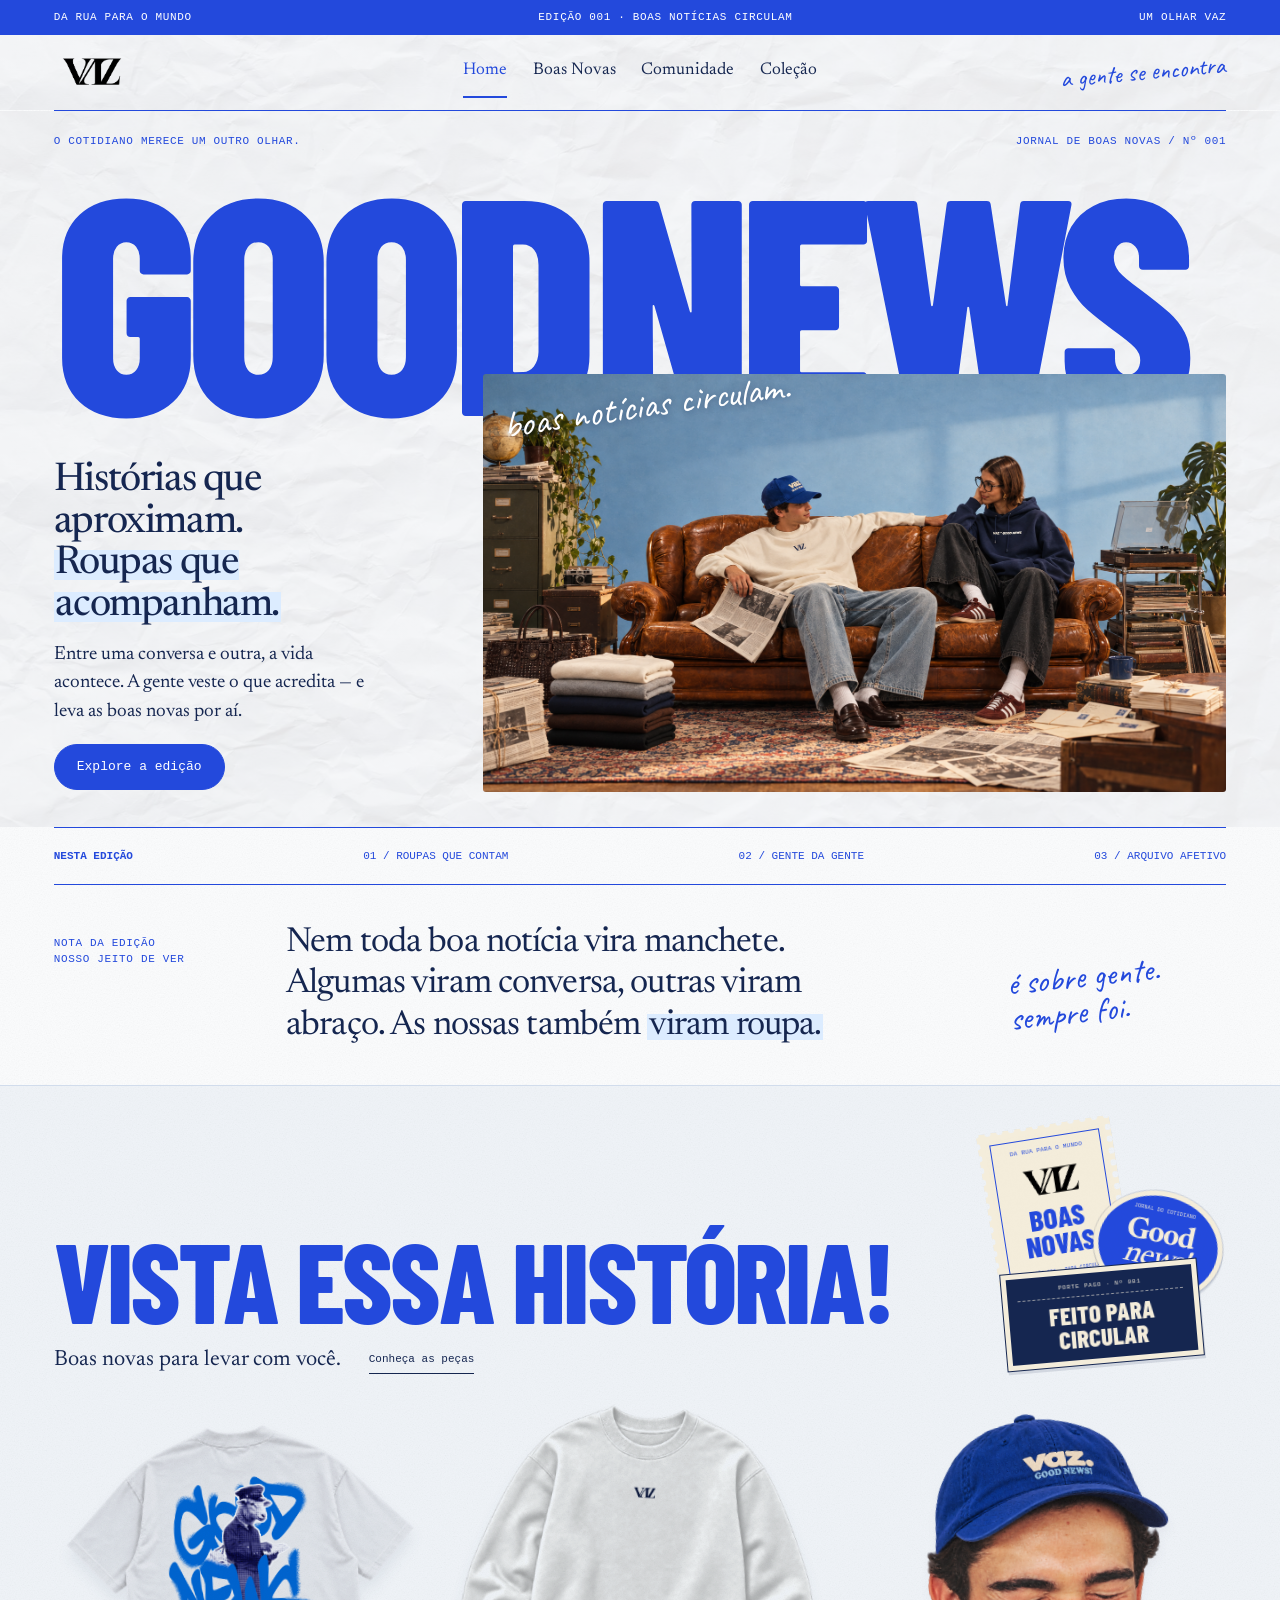
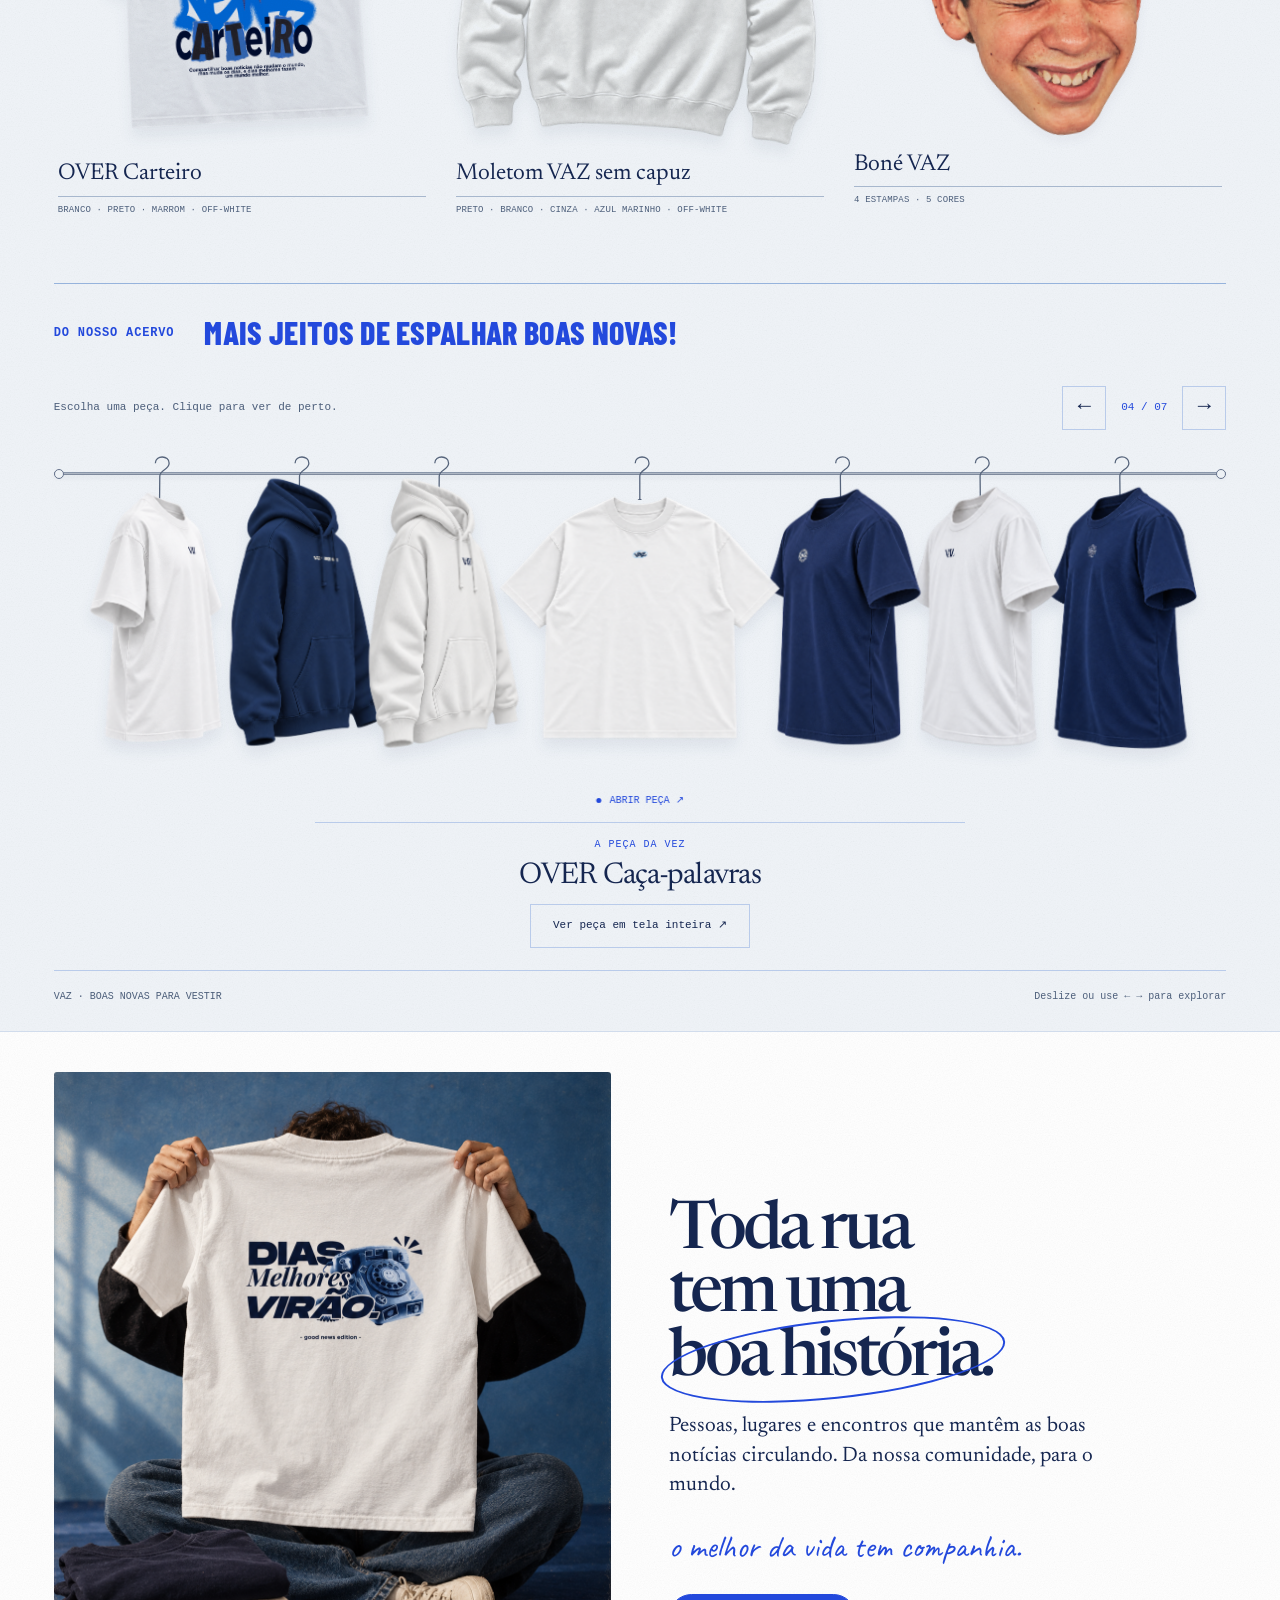
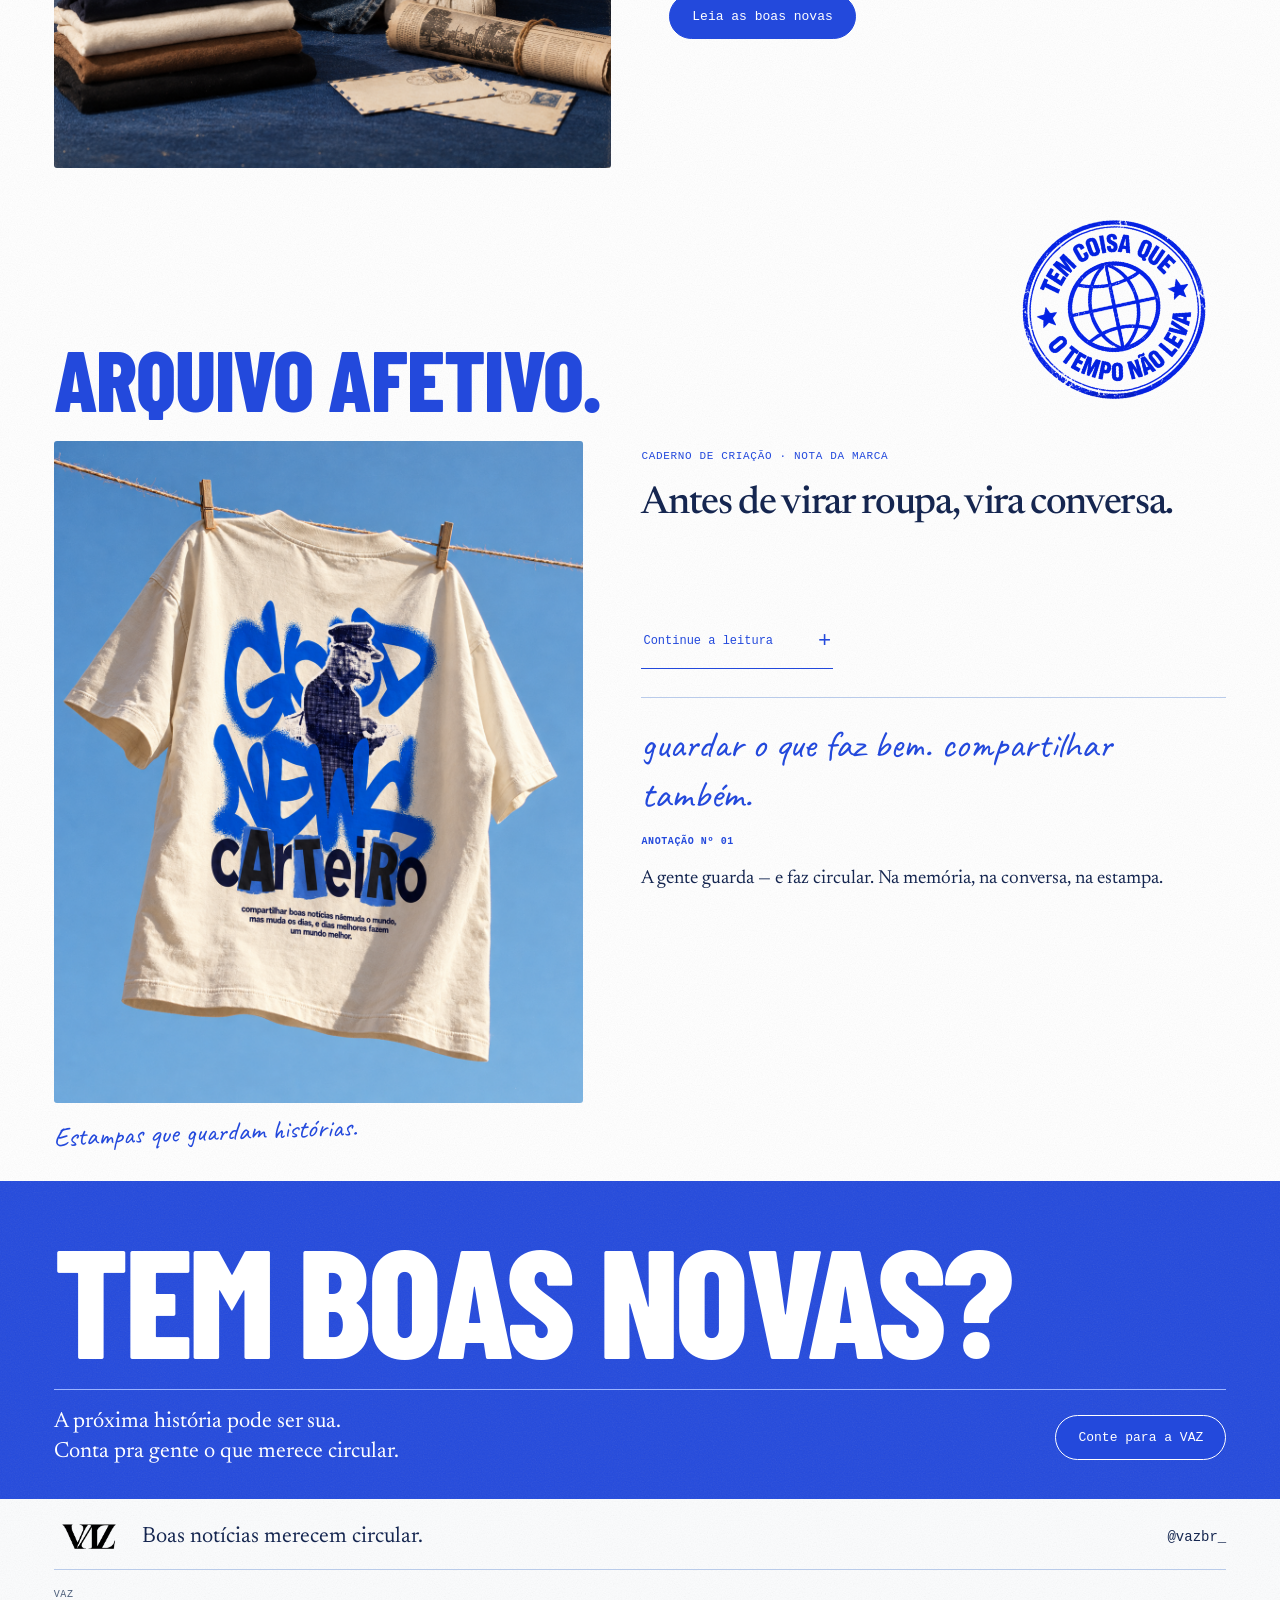
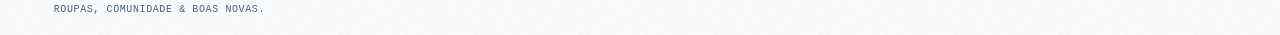
<file: index.html>
<!doctype html>
<html lang="pt-BR">
<head>
  <meta charset="utf-8">
  <meta name="viewport" content="width=device-width, initial-scale=1">
  <meta http-equiv="refresh" content="0; url=home.html">
  <title>VAZ — Good News</title>
  <script>window.location.replace('home.html' + window.location.search + window.location.hash);</script>
</head>
<body>
  <p><a href="home.html">Abrir a nova Home da VAZ</a></p>
</body>
</html>
</file>
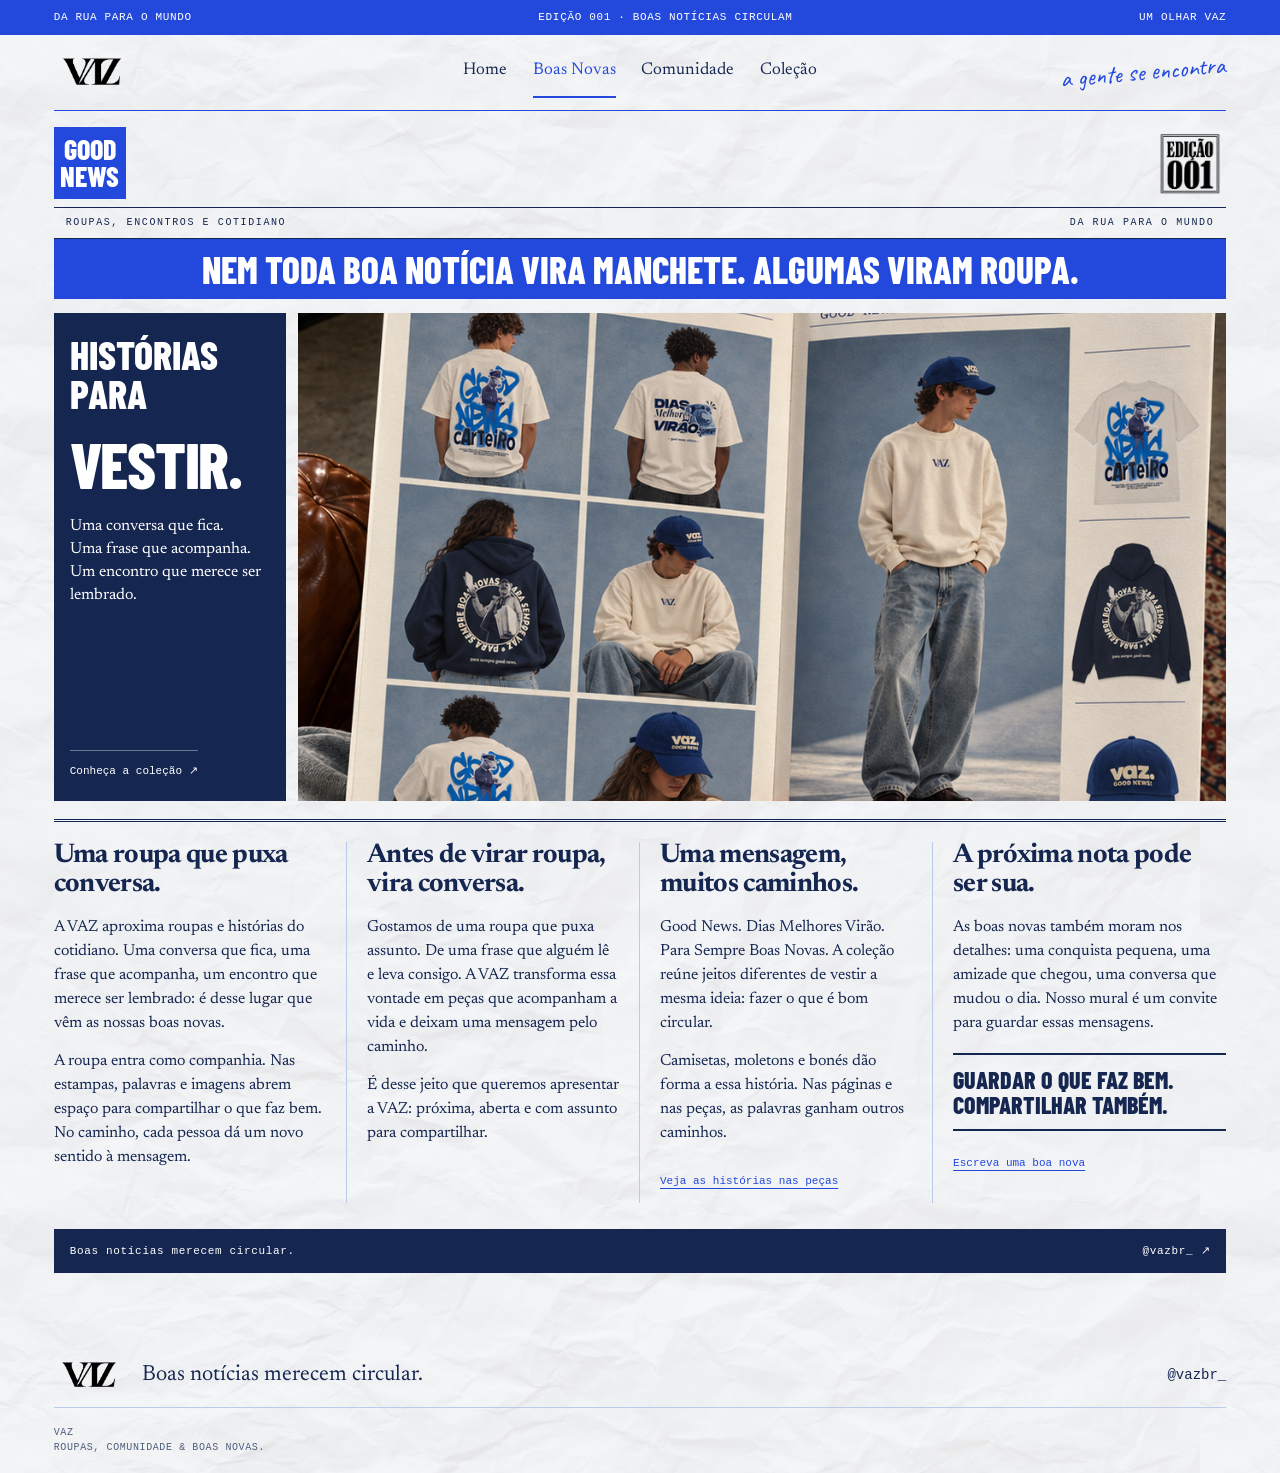
<file: boas-novas.html>
<!doctype html><html lang="pt-BR"><head><meta charset="utf-8"><meta name="viewport" content="width=device-width,initial-scale=1"><meta name="theme-color" content="#2349dc"><title>Boas Novas · VAZ</title><meta name="description" content="O jornal da VAZ: histórias, roupas e um jeito de fazer o que é bom circular."><link rel="stylesheet" href="editorial.css"><link rel="stylesheet" href="pages.css"><script src="pages.js" defer></script><link rel="stylesheet" href="assets/mobile.css?v=1"><link rel="stylesheet" href="assets/header.css?v=1"><link rel="stylesheet" href="assets/boas-novas.css?v=1"><link rel="stylesheet" href="assets/mobile-navigation.css?v=1"><script src="assets/mobile-navigation.js?v=1" defer></script></head><body class="news-page"><a class="skip-link" href="#principal">Pular para o conteúdo</a><div class="edition"><span>Da rua para o mundo</span><span>EDIÇÃO 001 · BOAS NOTÍCIAS CIRCULAM</span><span>UM OLHAR VAZ</span></div>
<header id="inicio">
  <a class="brand" href="home.html" aria-label="VAZ, início"><img src="assets/marca/logo.png" alt="VAZ" width="135" height="54"></a>
  <span class="brand-descriptor">ROUPAS, ENCONTROS <br>E OUTRAS BOAS NOVAS.</span>
  <nav class="page-nav" aria-label="Navegação principal"><a href="home.html">Home</a><a href="boas-novas.html" aria-current="page">Boas Novas</a><a href="comunidade.html">Comunidade</a><a href="colecao.html">Coleção</a></nav>
  <a class="header-note" href="https://www.instagram.com/vazbr_/" target="_blank" rel="noopener noreferrer">a gente se encontra</a>
</header><main id="principal" class="news-edition" tabindex="-1">
  <div class="news-masthead">
    <a class="news-mark" href="colecao.html" aria-label="Conheça a coleção VAZ"><strong>GOOD<br>NEWS</strong></a>
    <img class="news-edition-image" src="assets/marca/jornal-edicao-001.png" alt="Edição 001">
  </div>
  <div class="news-dateline"><span>Roupas, encontros e cotidiano</span><span>Da rua para o mundo</span></div>
  <h1 class="news-banner">Nem toda boa notícia vira manchete. Algumas viram roupa.</h1>
  <div class="news-cover">
    <aside class="news-cover-note">
      <p>Histórias<br>para</p>
      <strong>VESTIR.</strong>
      <span>Uma conversa que fica.<br>Uma frase que acompanha.<br>Um encontro que merece ser lembrado.</span>
      <a href="colecao.html">Conheça a coleção <span aria-hidden="true">↗</span></a>
    </aside>
    <figure><img src="assets/fotos/vaz-lookbook-boas-novas-v2.png" width="1086" height="1448" alt="Lookbook VAZ aberto no colo, com camisetas Carteiro e Dias Melhores Virão, moletom Good News e boné azul bordado, em páginas de papel creme" fetchpriority="high"></figure>
  </div>
  <div class="news-columns">
    <article>
      <h2>Uma roupa que puxa conversa.</h2>
      <p>A VAZ aproxima roupas e histórias do cotidiano. Uma conversa que fica, uma frase que acompanha, um encontro que merece ser lembrado: é desse lugar que vêm as nossas boas novas.</p>
      <p>A roupa entra como companhia. Nas estampas, palavras e imagens abrem espaço para compartilhar o que faz bem. No caminho, cada pessoa dá um novo sentido à mensagem.</p>
    </article>
    <article>
      <h2>Antes de virar roupa, vira conversa.</h2>
      <p>Gostamos de uma roupa que puxa assunto. De uma frase que alguém lê e leva consigo. A VAZ transforma essa vontade em peças que acompanham a vida e deixam uma mensagem pelo caminho.</p>
      <p>É desse jeito que queremos apresentar a VAZ: próxima, aberta e com assunto para compartilhar.</p>
    </article>
    <article>
      <h2>Uma mensagem, muitos caminhos.</h2>
      <p>Good News. Dias Melhores Virão. Para Sempre Boas Novas. A coleção reúne jeitos diferentes de vestir a mesma ideia: fazer o que é bom circular.</p>
      <p>Camisetas, moletons e bonés dão forma a essa história. Nas páginas e nas peças, as palavras ganham outros caminhos.</p>
      <a href="colecao.html">Veja as histórias nas peças</a>
    </article>
    <article>
      <h2>A próxima nota pode ser sua.</h2>
      <p>As boas novas também moram nos detalhes: uma conquista pequena, uma amizade que chegou, uma conversa que mudou o dia. Nosso mural é um convite para guardar essas mensagens.</p>
      <blockquote>Guardar o que faz bem. Compartilhar também.</blockquote>
      <a href="comunidade.html">Escreva uma boa nova</a>
    </article>
  </div>
  <a class="news-closing" href="https://www.instagram.com/vazbr_/" target="_blank" rel="noopener noreferrer">Boas notícias merecem circular. <span>@vazbr_ ↗</span></a>
</main><footer>
  <a href="home.html" class="brand" aria-label="VAZ, voltar ao início"><img src="assets/marca/logo.png" alt="VAZ" width="135" height="54"></a>
  <p>Boas notícias merecem circular.</p>
  <a href="https://www.instagram.com/vazbr_/" target="_blank" rel="noopener noreferrer">@vazbr_</a>
  <div class="footer-bottom"><span>VAZ <br>ROUPAS, COMUNIDADE & BOAS NOVAS.</span></div>
</footer></body></html>
</file>
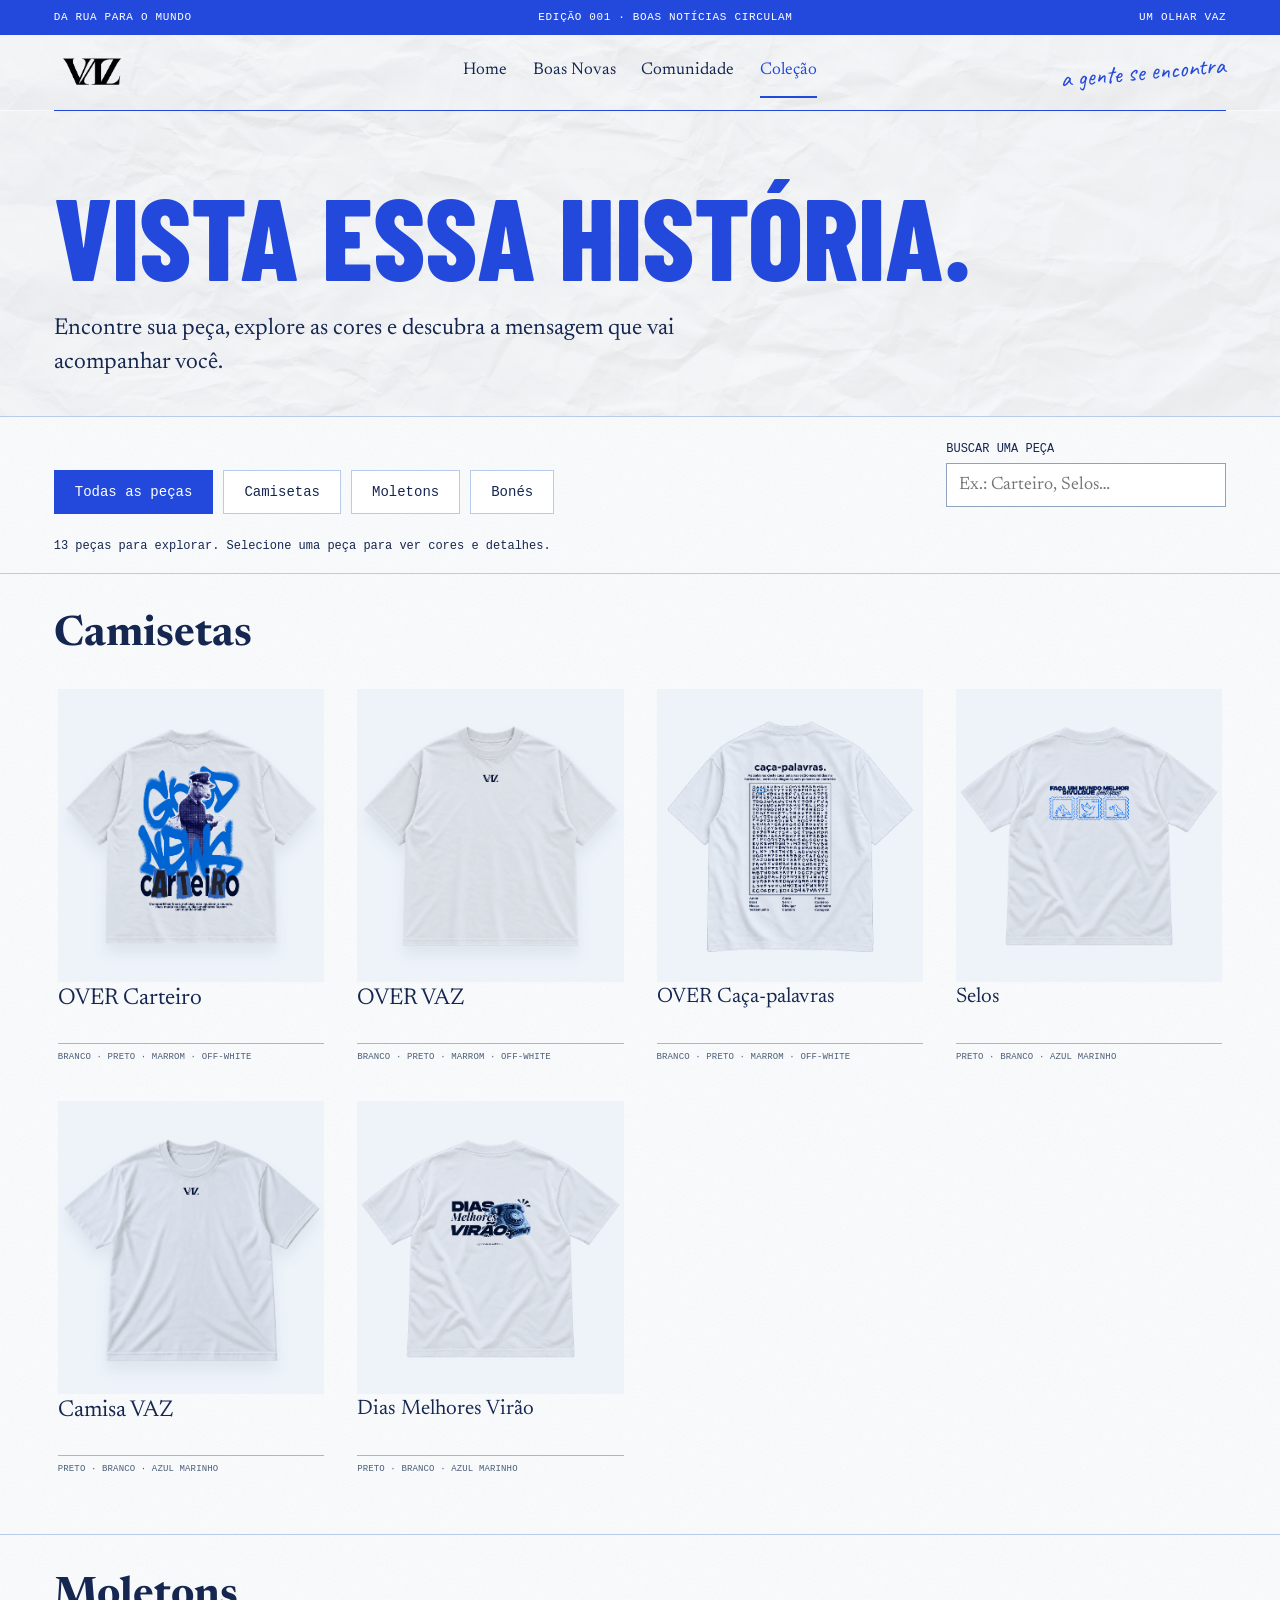
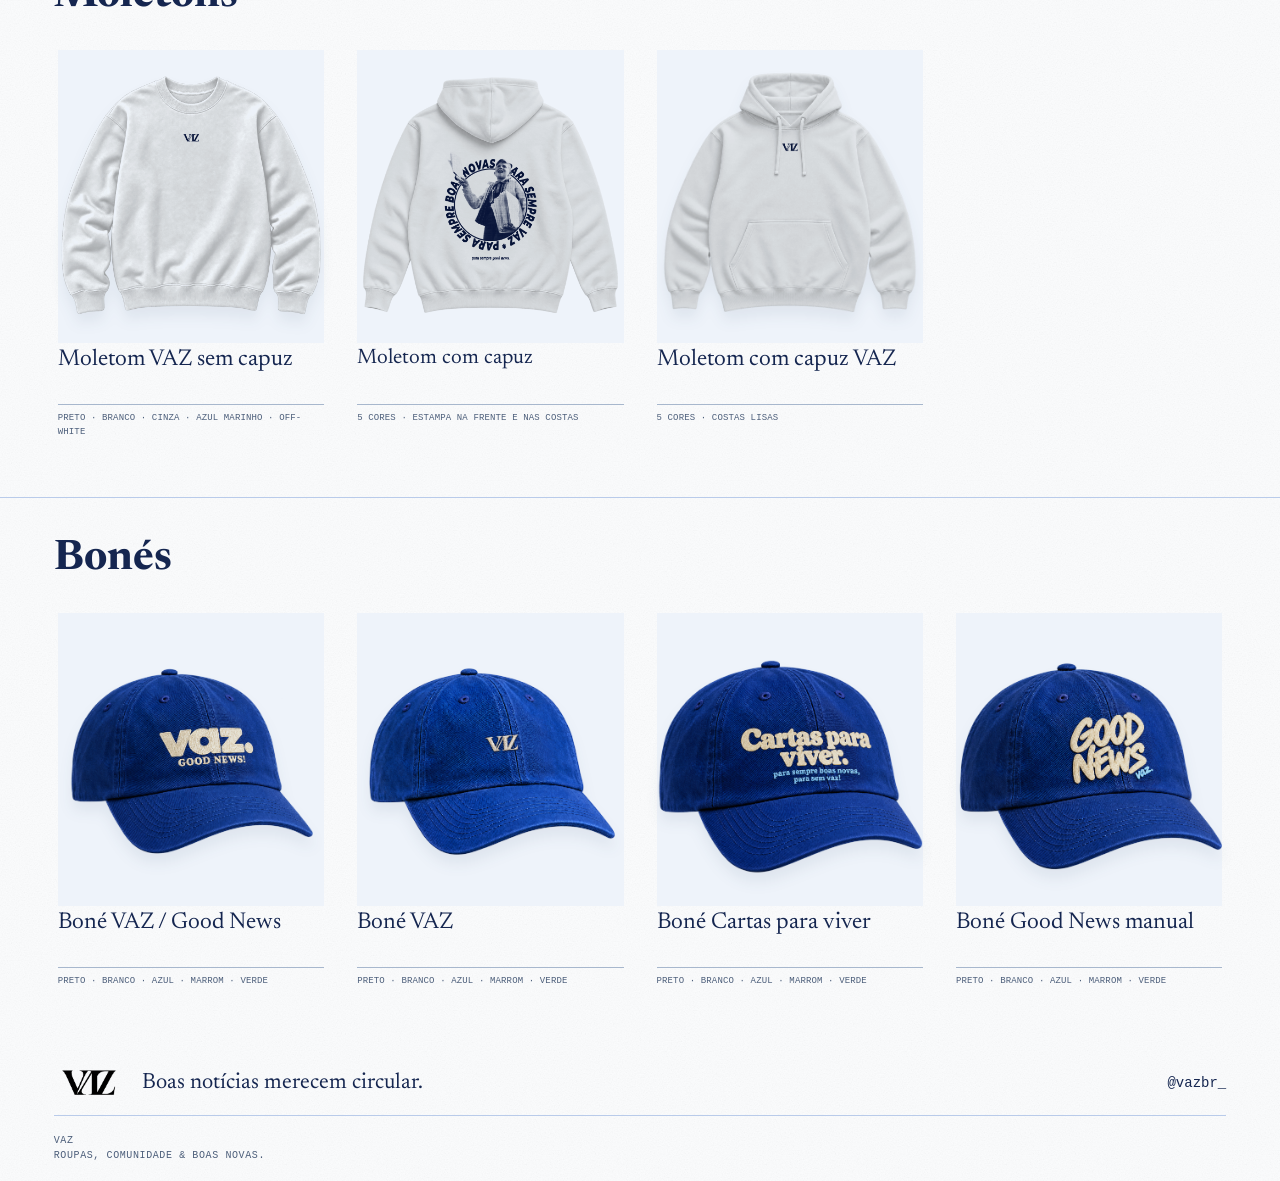
<file: colecao.html>
<!doctype html><html lang="pt-BR"><head><meta charset="utf-8"><meta name="viewport" content="width=device-width,initial-scale=1"><meta name="theme-color" content="#2349dc"><title>Coleção · VAZ</title><meta name="description" content="Explore camisetas, moletons e bonés VAZ por categoria, estampa e cor."><link rel="stylesheet" href="editorial.css"><link rel="stylesheet" href="pages.css"><script src="pages.js" defer></script><script src="moletons.js?v=logo-vaz-novos-1" defer></script><script src="logo-products.js?v=bone-bordado-2" defer></script><script src="montink-produtos.js" defer></script><script src="editorial.js?v=6" defer></script><link rel="stylesheet" href="assets/product-zoom.css?v=4"><script src="assets/product-zoom.js?v=5" defer></script><link rel="stylesheet" href="assets/product-focus.css?v=5"><link rel="stylesheet" href="assets/mobile.css?v=1"><link rel="stylesheet" href="assets/header.css?v=1"><link rel="stylesheet" href="assets/mobile-navigation.css?v=1"><script src="assets/mobile-navigation.js?v=1" defer></script></head><body><a class="skip-link" href="#principal">Pular para o conteúdo</a><div class="edition"><span>Da rua para o mundo</span><span>EDIÇÃO 001 · BOAS NOTÍCIAS CIRCULAM</span><span>UM OLHAR VAZ</span></div>
<header id="inicio">
  <a class="brand" href="home.html" aria-label="VAZ, início"><img src="assets/marca/logo.png" alt="VAZ" width="135" height="54"></a>
  <span class="brand-descriptor">ROUPAS, ENCONTROS <br>E OUTRAS BOAS NOVAS.</span>
  <nav class="page-nav" aria-label="Navegação principal"><a href="home.html">Home</a><a href="boas-novas.html">Boas Novas</a><a href="comunidade.html">Comunidade</a><a href="colecao.html" aria-current="page">Coleção</a></nav>
  <a class="header-note" href="https://www.instagram.com/vazbr_/" target="_blank" rel="noopener noreferrer">a gente se encontra</a>
</header><main id="principal" tabindex="-1"><section class="page-intro"><h1>Vista essa história.</h1><p>Encontre sua peça, explore as cores e descubra a mensagem que vai acompanhar você.</p></section><div class="catalog-tools"><div class="category-filters" role="group" aria-label="Filtrar por categoria"><button data-category="todos" aria-pressed="true">Todas as peças</button><button data-category="camisetas" aria-pressed="false">Camisetas</button><button data-category="moletons" aria-pressed="false">Moletons</button><button data-category="bones" aria-pressed="false">Bonés</button></div><label class="catalog-search" for="catalog-search">BUSCAR UMA PEÇA<input id="catalog-search" type="search" placeholder="Ex.: Carteiro, Selos…"></label></div><p class="catalog-status" id="catalog-status" role="status"></p><section class="catalog-group" data-group="camisetas" aria-labelledby="camisetas-title"><h2 id="camisetas-title">Camisetas</h2><div class="products"><button class="product reveal" data-product="camisa"><span class="product-image"><img src="Camisas/Mockups/carteiro/carteiro-branco-verso.png" alt="OVER Carteiro branca, vista das costas" loading="lazy"></span><span class="product-title">OVER Carteiro</span><span class="product-meta">BRANCO · PRETO · MARROM · OFF-WHITE</span></button><button type="button" class="product reveal" data-product="overVaz"><span class="product-image"><img src="Camisas/Mockups/logo-over/logo-over-branco-frente.png?v=logo-vaz-novos-1" alt="OVER VAZ, logo pequena e centralizada na frente" loading="lazy"></span><span class="product-title">OVER VAZ</span><span class="product-meta">BRANCO · PRETO · MARROM · OFF-WHITE</span></button><button class="product acervo-product reveal" data-product="caca"><span class="product-image"><img src="Camisas/Mockups/caca-palavras/caca-palavras-branco-verso.png" alt="OVER Caça-palavras branca, vista das costas" loading="lazy"></span><span class="product-title">OVER Caça-palavras</span><span class="product-meta">BRANCO · PRETO · MARROM · OFF-WHITE</span></button><button class="product acervo-product reveal" data-product="selos"><span class="product-image"><img src="Camisas/Mockups/selos/selos-branco-verso.png" alt="Camisa Selos branca, vista das costas" loading="lazy"></span><span class="product-title">Selos</span><span class="product-meta">PRETO · BRANCO · AZUL MARINHO</span></button><button type="button" class="product reveal" data-product="camisaVaz"><span class="product-image"><img src="Camisas/Mockups/logo-normal/logo-normal-branco-frente.png?v=logo-vaz-novos-1" alt="Camisa VAZ, logo pequena e centralizada na frente" loading="lazy"></span><span class="product-title">Camisa VAZ</span><span class="product-meta">PRETO · BRANCO · AZUL MARINHO</span></button><button class="product acervo-product reveal" data-product="virao"><span class="product-image"><img src="Camisas/Mockups/virao/virao-branco-verso.png" alt="Camisa Dias Melhores Virão branca, vista das costas" loading="lazy"></span><span class="product-title">Dias Melhores Virão</span><span class="product-meta">PRETO · BRANCO · AZUL MARINHO</span></button></div></section><section class="catalog-group" data-group="moletons" aria-labelledby="moletons-title"><h2 id="moletons-title">Moletons</h2><div class="products"><button class="product reveal" data-product="moletom"><span class="product-image"><img src="Moletons/Mockups/sem-capuz/sem-capuz-azul-marinho-frente.png?v=capuz-good-news-7" alt="Moletom sem capuz azul-marinho com a logo principal VAZ clara" loading="lazy"></span><span class="product-title">Moletom VAZ sem capuz</span><span class="product-meta">PRETO · BRANCO · CINZA · AZUL MARINHO · OFF-WHITE</span></button><button class="product acervo-product reveal" data-product="moletomCapuz"><span class="product-image"><img src="Moletons/Mockups/capuz/capuz-off-white-frente.png?v=capuz-good-news-7" alt="Moletom com capuz off-white com VAZ * BOAS NOVAS na frente" loading="lazy"></span><span class="product-title">Moletom com capuz</span><span class="product-meta">5 CORES · ESTAMPA NA FRENTE E NAS COSTAS</span></button><button type="button" class="product reveal" data-product="capuzVaz"><span class="product-image"><img src="Moletons/Mockups/capuz-logo/capuz-logo-off-white-frente.png?v=logo-vaz-novos-1" alt="Moletom com capuz VAZ, logo pequena e centralizada na frente" loading="lazy"></span><span class="product-title">Moletom com capuz VAZ</span><span class="product-meta">5 CORES · COSTAS LISAS</span></button></div></section><section class="catalog-group" data-group="bones" aria-labelledby="bones-title"><h2 id="bones-title">Bonés</h2><div class="products"><button type="button" class="product cap-product" data-product="bone" data-cap-design="0" aria-label="Ver Boné VAZ / Good News"><span class="product-image"><img src="Bonés/Mockups/sem-fundo/azul-01-vaz-good-news.png" alt="Boné azul com estampa VAZ / Good News, sem fundo" loading="lazy" width="1233" height="1276"></span><span class="product-title">Boné VAZ / Good News</span><span class="product-meta">PRETO · BRANCO · AZUL · MARROM · VERDE</span></button><button type="button" class="product reveal cap-product" data-product="bone" data-cap-design="3"><span class="product-image"><img src="Bonés/Mockups/sem-fundo/azul-00-logo-vaz.png?v=bordado-2" alt="Boné VAZ, logo pequena e centralizada na frente" loading="lazy"></span><span class="product-title">Boné VAZ</span><span class="product-meta">PRETO · BRANCO · AZUL · MARROM · VERDE</span></button><button type="button" class="product cap-product" data-product="bone" data-cap-design="1" aria-label="Ver Boné Cartas para viver"><span class="product-image"><img src="Bonés/Mockups/sem-fundo/azul-02-cartas-para-viver.png" alt="Boné azul com estampa Cartas para viver, sem fundo" loading="lazy" width="1233" height="1276"></span><span class="product-title">Boné Cartas para viver</span><span class="product-meta">PRETO · BRANCO · AZUL · MARROM · VERDE</span></button><button type="button" class="product cap-product" data-product="bone" data-cap-design="2" aria-label="Ver Boné Good News manual"><span class="product-image"><img src="Bonés/Mockups/sem-fundo/azul-03-good-news-manual.png" alt="Boné azul com estampa Good News manual, sem fundo" loading="lazy" width="1233" height="1276"></span><span class="product-title">Boné Good News manual</span><span class="product-meta">PRETO · BRANCO · AZUL · MARROM · VERDE</span></button></div></section></main><footer>
  <a href="home.html" class="brand" aria-label="VAZ, voltar ao início"><img src="assets/marca/logo.png" alt="VAZ" width="135" height="54"></a>
  <p>Boas notícias merecem circular.</p>
  <a href="https://www.instagram.com/vazbr_/" target="_blank" rel="noopener noreferrer">@vazbr_</a>
  <div class="footer-bottom"><span>VAZ <br>ROUPAS, COMUNIDADE & BOAS NOVAS.</span></div>
</footer><dialog id="product-dialog" aria-labelledby="modal-title"><button class="close" aria-label="Fechar visualização">✕</button><div class="modal-grid"><div class="modal-image"><img id="modal-image" src="Camisas/Arquivo/Mockups/carteiro/carteiro-branca.png" alt=""></div><div class="modal-copy"><p class="eyebrow">VAZ — EM CIRCULAÇÃO</p><h2 id="modal-title"></h2><p id="modal-description"></p><fieldset><legend>Cor <span id="selected-color"></span></legend><div id="variants"></div></fieldset><fieldset id="shirt-side-field" hidden><legend>Vista</legend><div id="shirt-sides"><button type="button" data-side="frente" aria-pressed="false">Frente</button><button type="button" data-side="verso" aria-pressed="true">Verso</button></div></fieldset><fieldset id="cap-design-field" hidden><legend>Estampa</legend><div id="cap-designs"></div></fieldset><p class="variant-status" id="variant-status" aria-live="polite"></p><div class="modal-actions"><a class="button dark" href="https://www.instagram.com/vazbr_/" target="_blank" rel="noopener noreferrer">Converse com a VAZ</a></div></div></div></dialog></body></html>
</file>
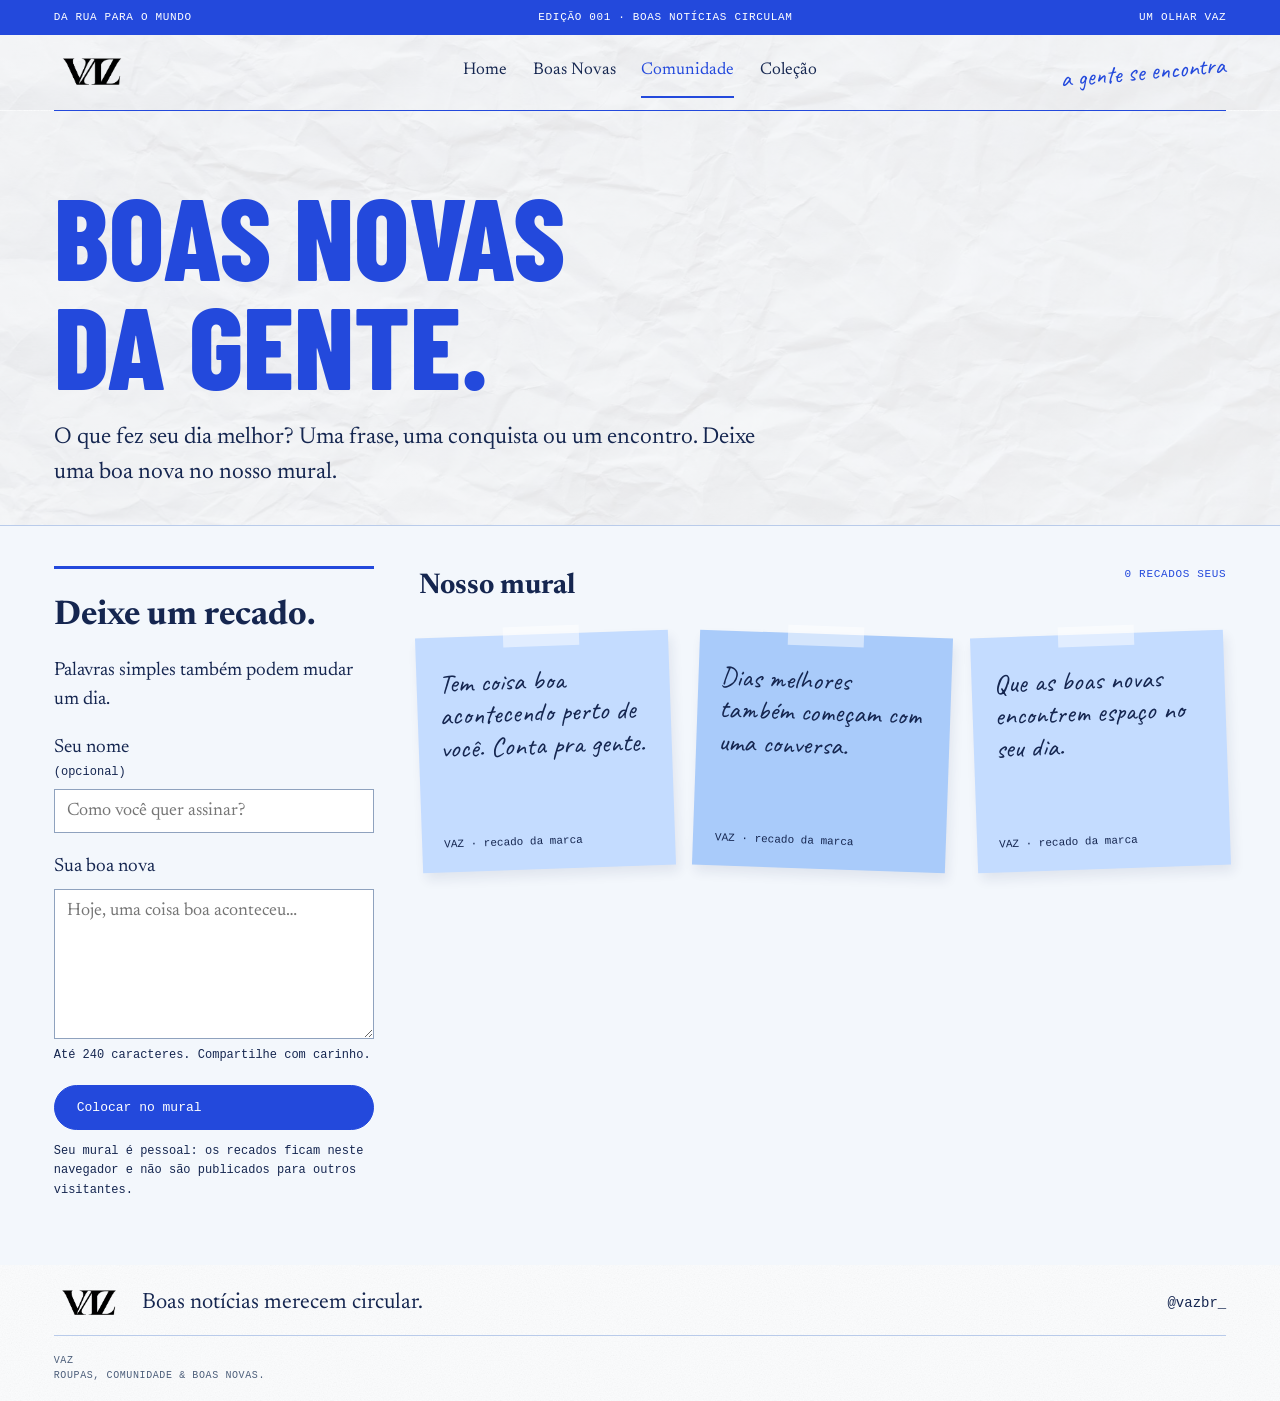
<file: comunidade.html>
<!doctype html><html lang="pt-BR"><head><meta charset="utf-8"><meta name="viewport" content="width=device-width,initial-scale=1"><meta name="theme-color" content="#2349dc"><title>Comunidade · VAZ</title><meta name="description" content="Um mural de post-its azuis para escrever e guardar suas boas novas."><link rel="stylesheet" href="editorial.css"><link rel="stylesheet" href="pages.css"><script src="pages.js" defer></script><link rel="stylesheet" href="assets/mobile.css?v=1"><link rel="stylesheet" href="assets/header.css?v=1"><link rel="stylesheet" href="assets/mobile-navigation.css?v=1"><script src="assets/mobile-navigation.js?v=1" defer></script></head><body><a class="skip-link" href="#principal">Pular para o conteúdo</a><div class="edition"><span>Da rua para o mundo</span><span>EDIÇÃO 001 · BOAS NOTÍCIAS CIRCULAM</span><span>UM OLHAR VAZ</span></div>
<header id="inicio">
  <a class="brand" href="home.html" aria-label="VAZ, início"><img src="assets/marca/logo.png" alt="VAZ" width="135" height="54"></a>
  <span class="brand-descriptor">ROUPAS, ENCONTROS <br>E OUTRAS BOAS NOVAS.</span>
  <nav class="page-nav" aria-label="Navegação principal"><a href="home.html">Home</a><a href="boas-novas.html">Boas Novas</a><a href="comunidade.html" aria-current="page">Comunidade</a><a href="colecao.html">Coleção</a></nav>
  <a class="header-note" href="https://www.instagram.com/vazbr_/" target="_blank" rel="noopener noreferrer">a gente se encontra</a>
</header><main id="principal" tabindex="-1"><section class="page-intro"><h1>Boas novas<br>da gente.</h1><p>O que fez seu dia melhor? Uma frase, uma conquista ou um encontro. Deixe uma boa nova no nosso mural.</p></section><section class="board-layout" aria-label="Mural de boas novas"><form class="note-form" id="note-form"><h2>Deixe um recado.</h2><p>Palavras simples também podem mudar um dia.</p><label for="note-name">Seu nome <small>(opcional)</small></label><input id="note-name" name="name" maxlength="40" autocomplete="given-name" placeholder="Como você quer assinar?"><label for="note-message">Sua boa nova</label><textarea id="note-message" name="message" maxlength="240" required placeholder="Hoje, uma coisa boa aconteceu…" aria-describedby="note-help"></textarea><small id="note-help">Até 240 caracteres. Compartilhe com carinho.</small><button class="button" type="submit">Colocar no mural</button><small>Seu mural é pessoal: os recados ficam neste navegador e não são publicados para outros visitantes.</small><p id="note-status" role="status"></p></form><div><div class="board-top"><h2>Nosso mural</h2><span id="note-count" class="eyebrow"></span></div><div id="notes" class="notes"></div><noscript>Ative o JavaScript para escrever seus recados no mural.</noscript></div></section></main><footer>
  <a href="home.html" class="brand" aria-label="VAZ, voltar ao início"><img src="assets/marca/logo.png" alt="VAZ" width="135" height="54"></a>
  <p>Boas notícias merecem circular.</p>
  <a href="https://www.instagram.com/vazbr_/" target="_blank" rel="noopener noreferrer">@vazbr_</a>
  <div class="footer-bottom"><span>VAZ <br>ROUPAS, COMUNIDADE & BOAS NOVAS.</span></div>
</footer></body></html>
</file>
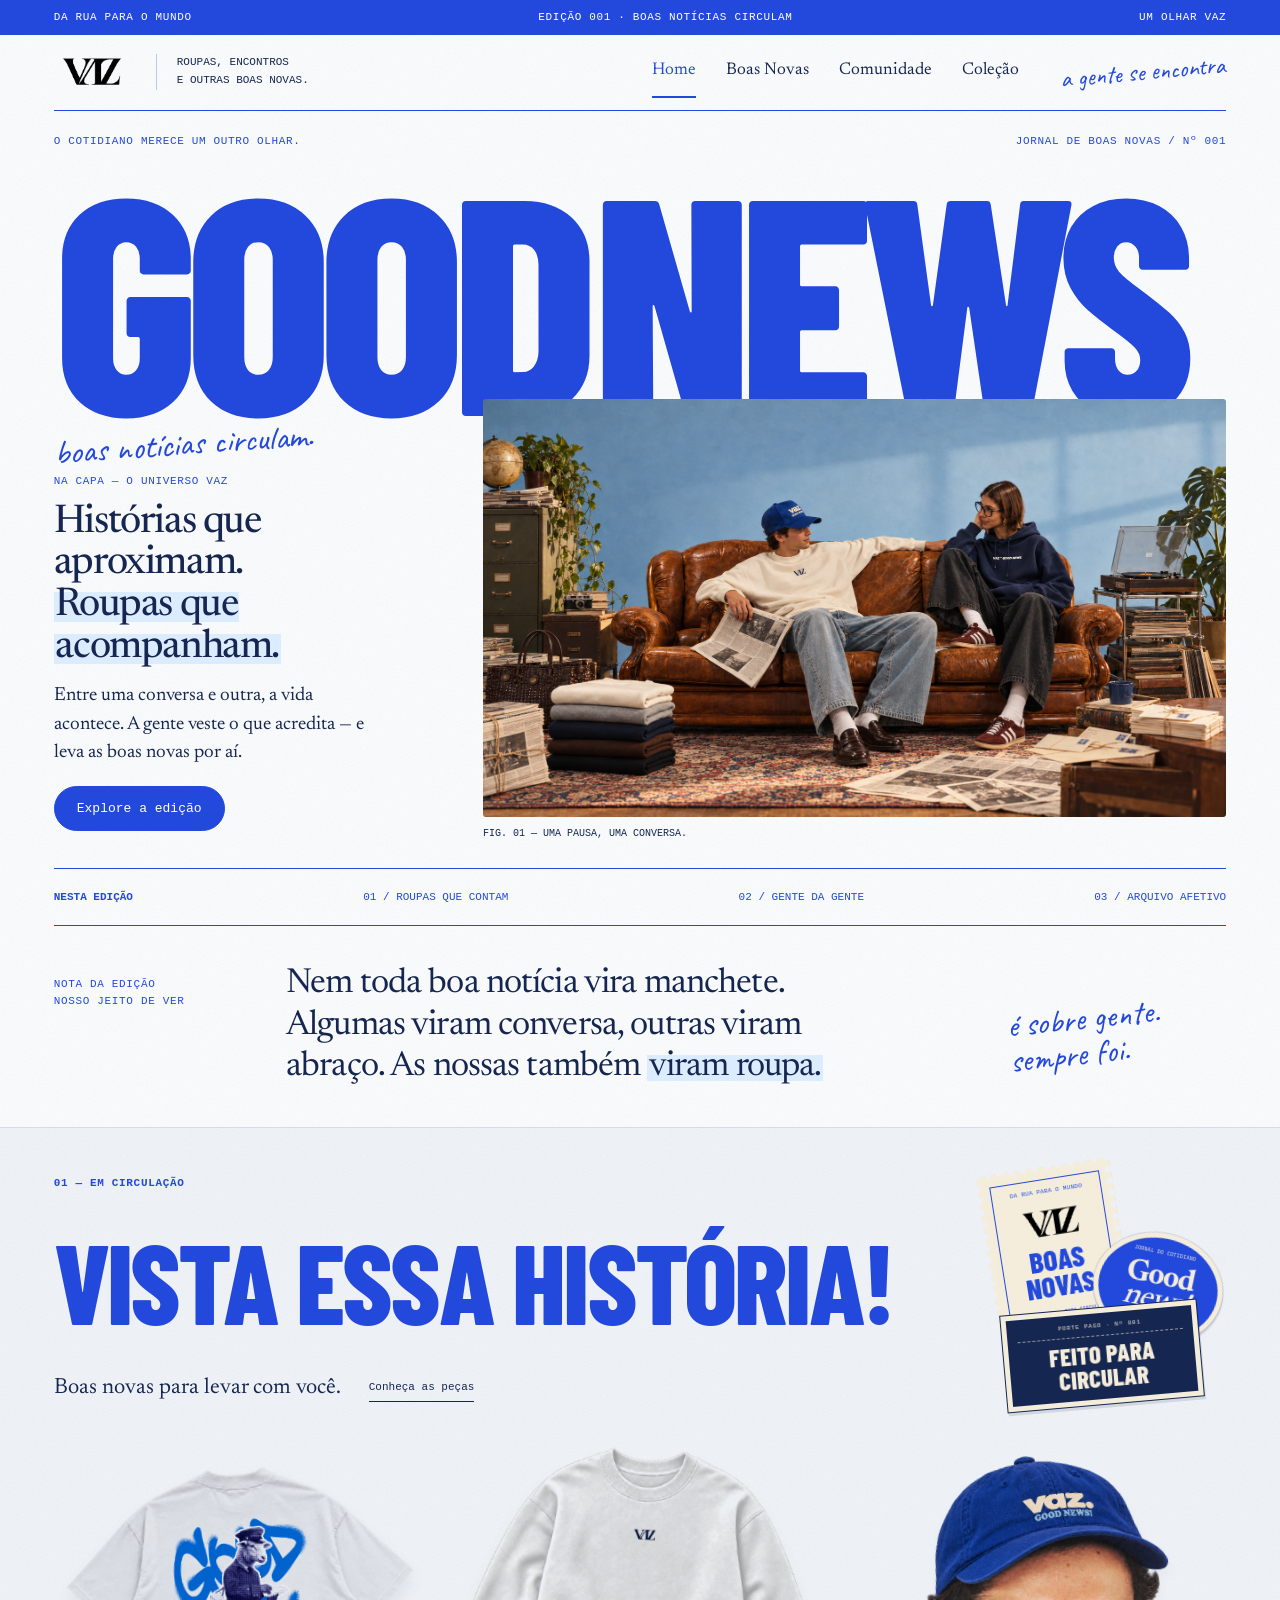
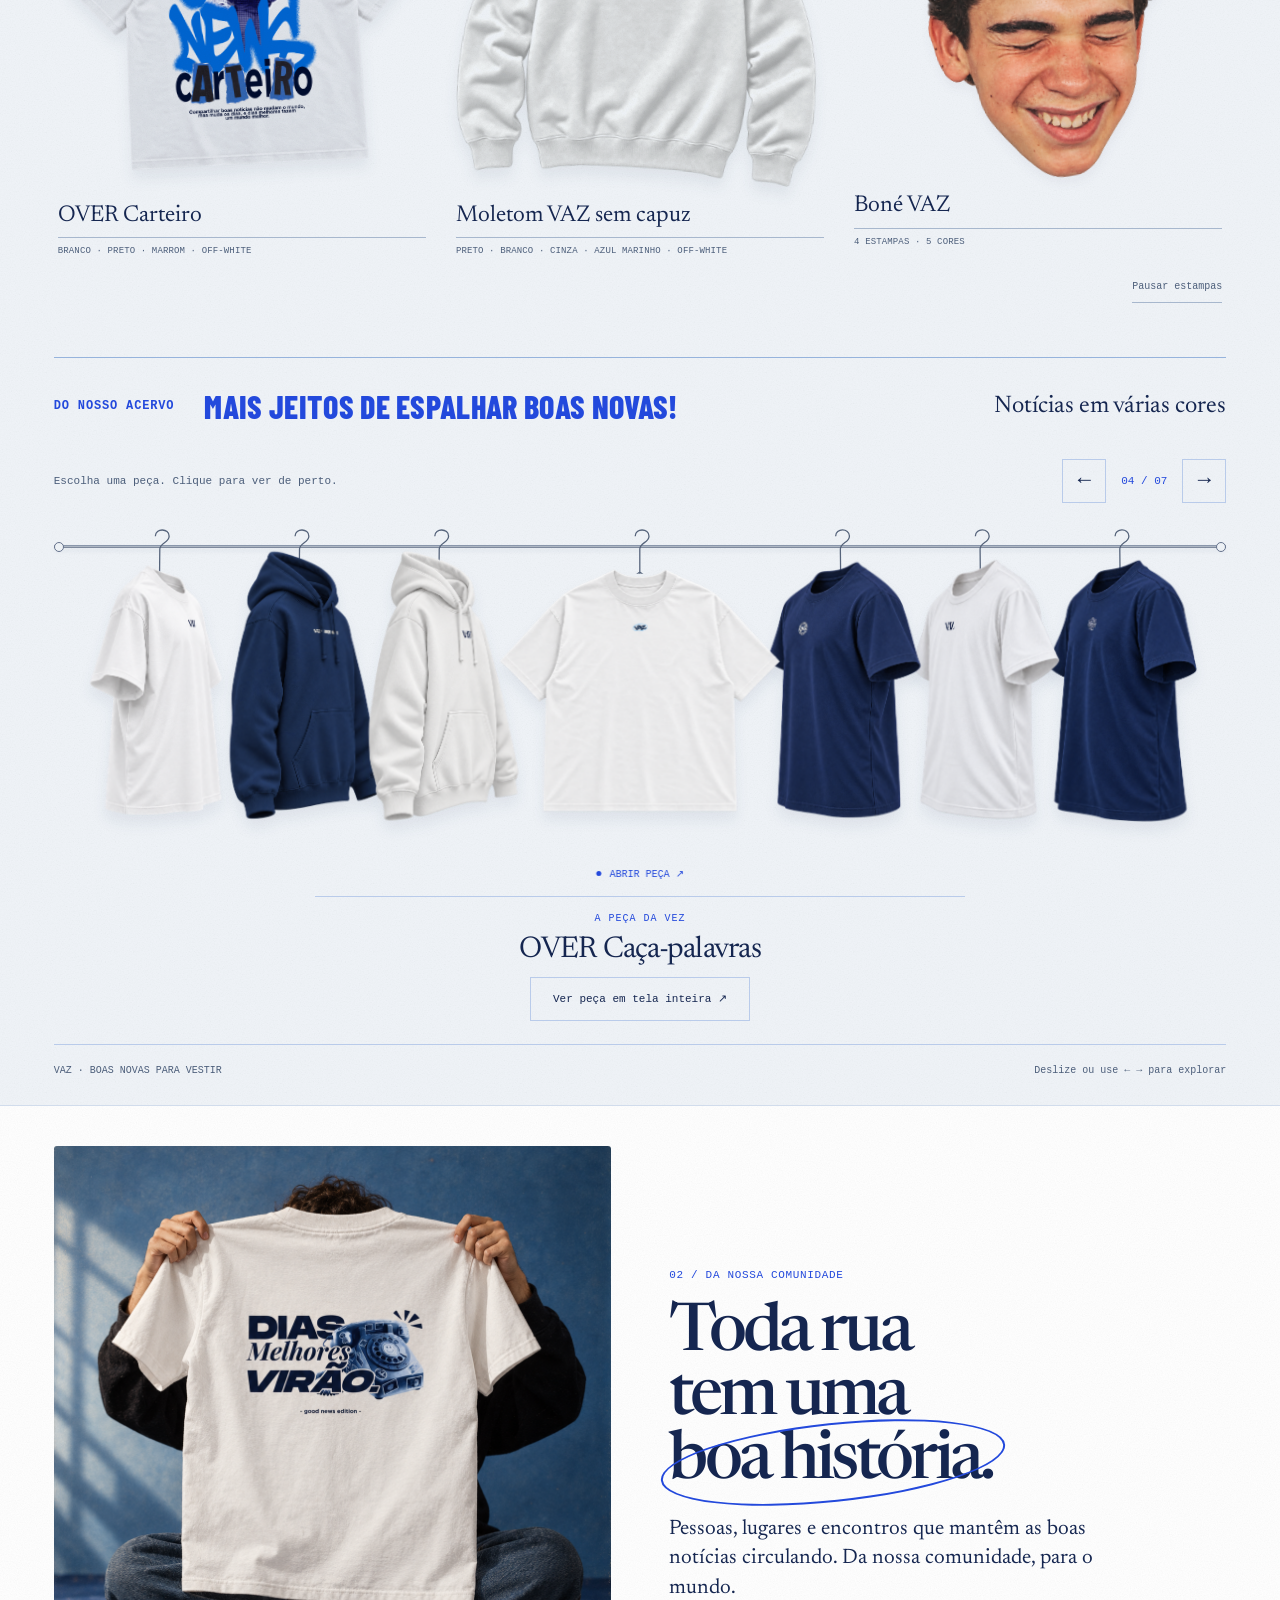
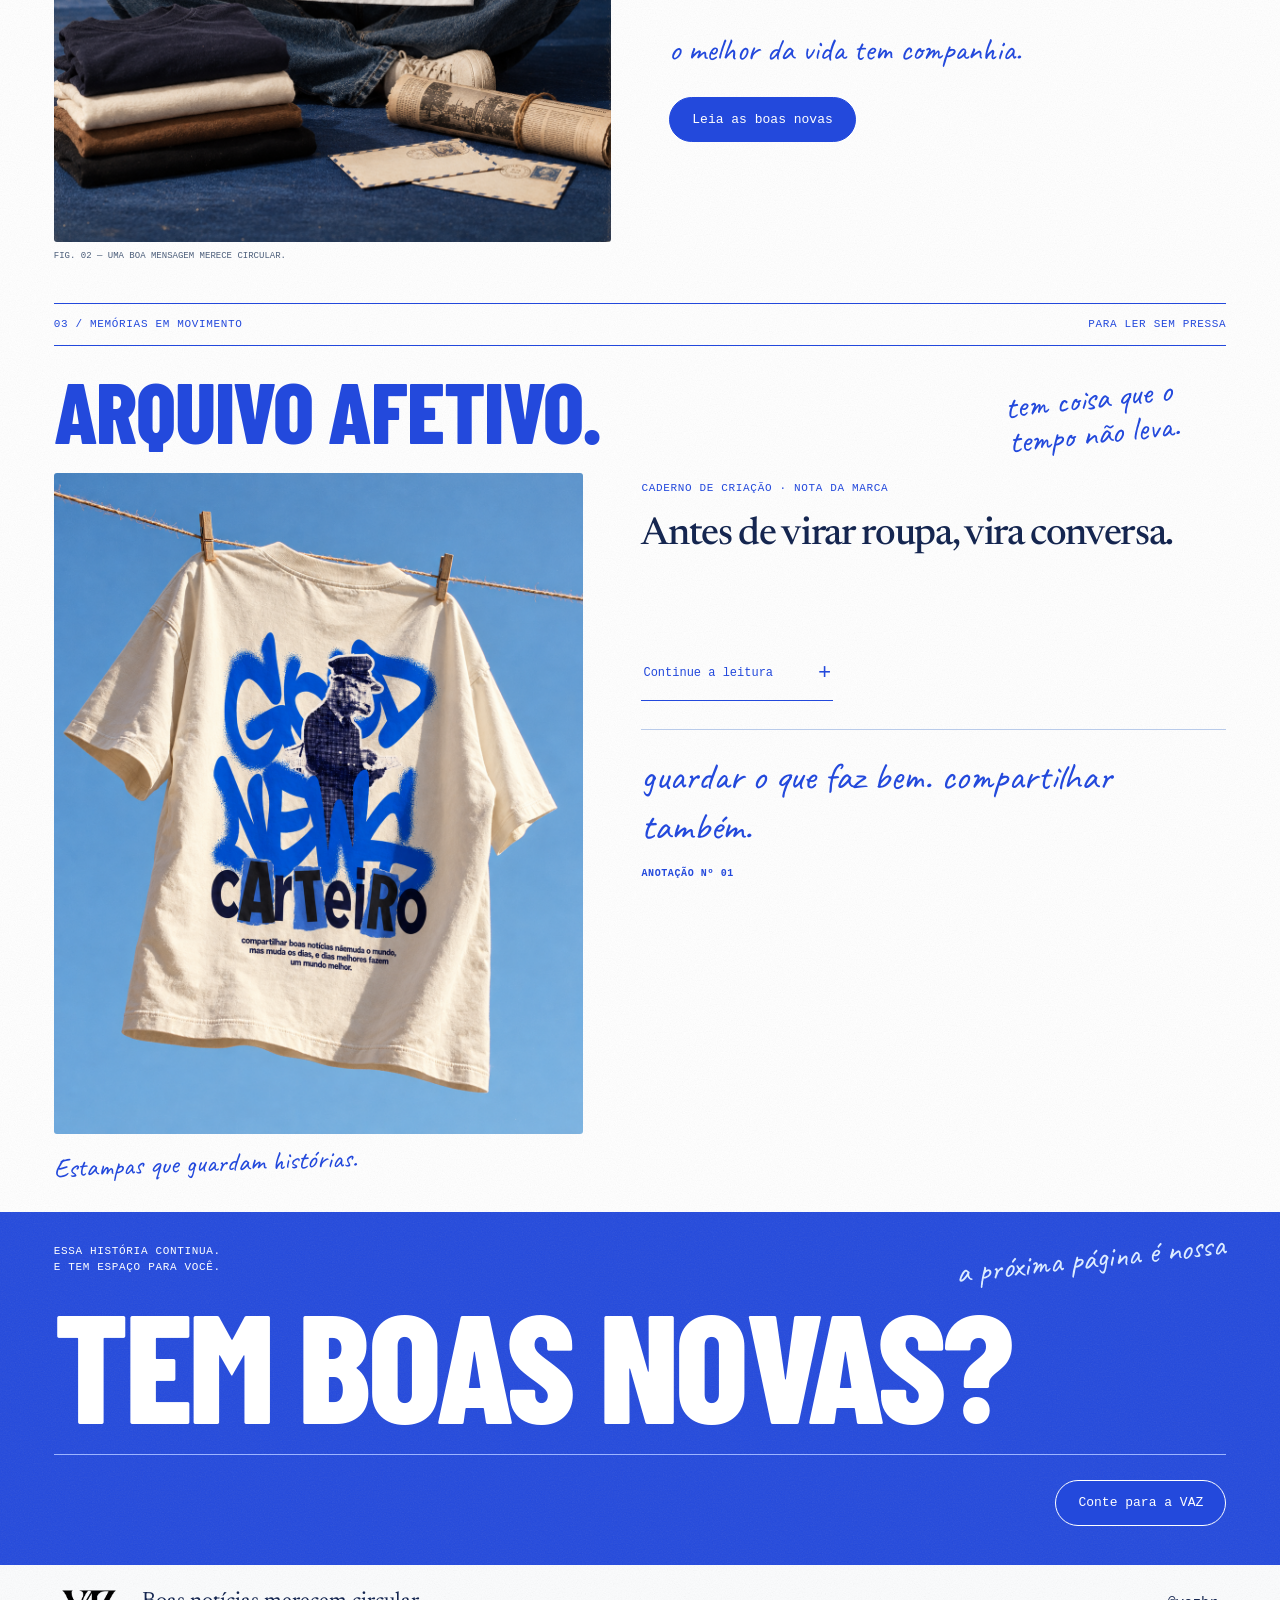
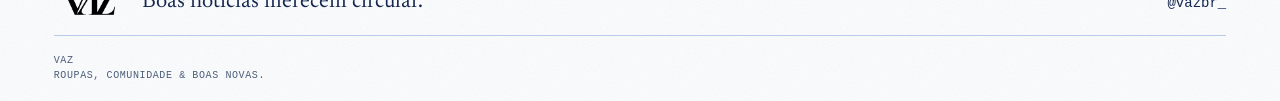
<file: editorial.html>
<!doctype html>
<html lang="pt-BR">
<head>
  <meta charset="utf-8">
  <meta name="viewport" content="width=device-width, initial-scale=1">
  <meta name="theme-color" content="#2349dc">
  <title>VAZ — Good News. Uma edição para circular.</title>
  <meta name="description" content="Boas notícias, encontros e roupas que carregam histórias. Conheça a edição editorial da VAZ.">
  <link rel="preload" href="assets/fonts/BarlowCondensed-ExtraBold.ttf" as="font" type="font/ttf" crossorigin>
  <link rel="stylesheet" href="editorial.css">
  <link rel="stylesheet" href="assets/clothing-rack.css?v=6">
  <script src="moletons.js?v=logo-vaz-novos-1" defer></script><script src="logo-products.js?v=bone-bordado-2" defer></script>
<script src="montink-produtos.js" defer></script><script src="editorial.js?v=6" defer></script>
<link rel="stylesheet" href="assets/product-zoom.css?v=4"><script src="assets/product-zoom.js?v=5" defer></script><style>nav a[aria-current="page"]{color:var(--royal);border-bottom:2px solid var(--royal)}@media(max-width:700px){header nav{display:flex;width:100%;margin-left:0;justify-content:space-between;gap:12px;flex-wrap:wrap}header{flex-wrap:wrap}}</style><script src="assets/clothing-rack.js?v=5" defer></script><link rel="stylesheet" href="assets/product-focus.css?v=5"></head>
<body>
<a class="skip-link" href="#principal">Pular para o conteúdo</a>
<div class="edition"><span>Da rua para o mundo</span><span>EDIÇÃO 001 · BOAS NOTÍCIAS CIRCULAM</span><span>UM OLHAR VAZ</span></div>
<header id="inicio">
  <a class="brand" href="home.html" aria-label="VAZ, início"><img src="assets/marca/logo.png" alt="VAZ" width="135" height="54"></a>
  <span class="brand-descriptor">ROUPAS, ENCONTROS <br>E OUTRAS BOAS NOVAS.</span>
  <nav class="page-nav" aria-label="Navegação principal"><a href="home.html" aria-current="page">Home</a><a href="boas-novas.html">Boas Novas</a><a href="comunidade.html">Comunidade</a><a href="colecao.html">Coleção</a></nav>
  <a class="header-note" href="https://www.instagram.com/vazbr_/" target="_blank" rel="noopener noreferrer">a gente se encontra</a>
</header>
<main id="principal" tabindex="-1">
  <section class="hero" aria-labelledby="hero-title">
    <div class="folio"><span>O cotidiano merece um outro olhar.</span><span>Jornal de boas novas / Nº 001</span></div>
    <div class="headline">
      <h1 id="hero-title" lang="en"><span>GOOD</span> <span>NEWS</span></h1>
      <p class="headline-note">boas notícias circulam.</p>
    </div>
    <div class="hero-bottom">
      <div class="hero-copy">
        <p class="eyebrow">NA CAPA — O UNIVERSO VAZ</p>
        <h2>Histórias que aproximam. <br><mark>Roupas que acompanham.</mark></h2>
        <p>Entre uma conversa e outra, a vida acontece. A gente veste o que acredita — e leva as boas novas por aí.</p>
        <a class="button" href="#colecao">Explore a edição</a>
      </div>
      <figure class="hero-photo">
        <img src="assets/fotos/vaz-editorial-sofa.png" width="1672" height="941" alt="Campanha VAZ: duas pessoas com moletons off-white e marinho e boné azul em um sofá vintage, entre jornais, livros e cartas" fetchpriority="high">
        <figcaption><span>FIG. 01 — UMA PAUSA, UMA CONVERSA.</span></figcaption>
      </figure>
    </div>
  </section>
  <div class="contents" aria-label="Nesta edição"><span>NESTA EDIÇÃO</span><a href="#colecao">01 / ROUPAS QUE CONTAM</a><a href="#comunidade">02 / GENTE DA GENTE</a><a href="#boas-novas">03 / ARQUIVO AFETIVO</a></div>
  <section class="editorial-note" aria-labelledby="note-title">
    <p class="eyebrow">NOTA DA EDIÇÃO <br>NOSSO JEITO DE VER</p>
    <h2 id="note-title">Nem toda boa notícia vira manchete. <br>Algumas viram conversa, outras viram abraço. As nossas também <mark>viram roupa.</mark></h2>
    <p class="hand-note">é sobre gente. <br>sempre foi.</p>
  </section>
  <section class="collection" id="colecao" aria-labelledby="collection-title"><div class="collection-heading reveal">
      <p class="eyebrow">01 — EM CIRCULAÇÃO</p>
      <h2 id="collection-title">Vista essa história!</h2>
      <div class="collection-intro"><p>Boas novas para levar com você.</p><a class="text-link" href="#pecas">Conheça as peças</a></div>
      <div class="sticker-cluster" aria-label="Selos VAZ: boas novas, da rua para o mundo">
        <div class="vintage-sticker postal-sticker"><span>DA RUA PARA O MUNDO</span><img src="assets/marca/logo.png" alt="VAZ" width="135" height="54"><strong>BOAS<br>NOVAS</strong><small>EDIÇÃO 001 · PARA CIRCULAR</small></div>
        <div class="vintage-sticker oval-sticker"><small>JORNAL DO COTIDIANO</small><strong>Good<br><em>news!</em></strong><span>VAZ · DESDE AGORA</span></div>
        <div class="vintage-sticker ticket-sticker"><span>PORTE PAGO · Nº 001</span><strong>FEITO PARA<br>CIRCULAR</strong></div>
      </div>
    </div><div class="products" id="pecas"><button class="product reveal" data-product="camisa"><span class="product-image"><img src="Camisas/Mockups/carteiro/carteiro-branco-verso.png" alt="OVER Carteiro branca, vista das costas" loading="lazy"></span><span class="product-title">OVER Carteiro</span><span class="product-meta">BRANCO · PRETO · MARROM · OFF-WHITE</span></button><button class="product reveal" data-product="moletom"><span class="product-image"><img src="Moletons/Mockups/sem-capuz/sem-capuz-azul-marinho-frente.png?v=capuz-good-news-7" alt="Moletom sem capuz azul-marinho com a logo principal VAZ clara" loading="lazy"></span><span class="product-title">Moletom VAZ sem capuz</span><span class="product-meta">PRETO · BRANCO · CINZA · AZUL MARINHO · OFF-WHITE</span></button><button class="product reveal cap-product" data-product="bone" aria-label="Ver Boné VAZ: quatro estampas em cinco cores"><span class="product-image cap-portrait" id="cap-portrait"><img class="cap-frame is-active" src="Bonés/Modelos/pessoa-01-vaz-good-news.png" alt="Rosto sorridente usando boné azul VAZ, com bordado frontal discreto" loading="lazy" width="1233" height="1276"><img class="cap-frame" data-src="Bonés/Modelos/pessoa-02-cartas-para-viver.png" alt="" aria-hidden="true" width="1233" height="1276"><img class="cap-frame" data-src="Bonés/Modelos/pessoa-03-good-news-manual.png" alt="" aria-hidden="true" width="1233" height="1276"><img class="cap-frame" data-src="Bonés/Modelos/pessoa-00-vaz.png?v=bordado-2" alt="" aria-hidden="true" width="1233" height="1276"></span><span class="product-title">Boné VAZ</span><span class="product-meta">4 ESTAMPAS · 5 CORES</span></button></div><div class="cap-motion-tools"><button type="button" id="cap-motion-toggle" aria-controls="cap-portrait" aria-pressed="false">Pausar estampas</button></div>
    <section class="acervo-collection rack" data-clothing-rack aria-labelledby="rack-heading" aria-roledescription="carrossel de peças">
      <div class="acervo-heading">
        <p class="eyebrow">DO NOSSO ACERVO</p>
        <h3 id="rack-heading">MAIS JEITOS DE ESPALHAR BOAS NOVAS!</h3>
        <p>Notícias em várias cores</p>
      </div>
      <div class="rack-tools">
        <p id="rack-help">Escolha uma peça. Clique para ver de perto.</p>
        <div class="rack-nav" role="group" aria-label="Navegar pelo acervo">
          <button type="button" data-rack-prev aria-label="Peça anterior" aria-controls="rack-viewport">←</button>
          <span class="rack-count" aria-hidden="true">04 / 07</span>
          <button type="button" data-rack-next aria-label="Próxima peça" aria-controls="rack-viewport">→</button>
        </div>
      </div>
      <div class="rack-display">
        <div class="rack-bar" aria-hidden="true"></div>
        <div class="rack-viewport" id="rack-viewport" aria-describedby="rack-help">
          <div class="rack-track" role="group" aria-label="Peças da arara">
            <button type="button" class="rack-piece" data-rack-product="overVaz" aria-label="OVER VAZ. Aproximar peça." aria-pressed="false" tabindex="-1" aria-controls="rack-details">
              <svg class="rack-hanger" viewBox="0 0 128 76" aria-hidden="true"><path d="M64 29V21c0-6 10-6 10-13 0-9-15-9-15 0M64 29 9 61c-4 3-3 6 2 6h106c5 0 6-3 2-6L64 29Z"/></svg>
              <img class="rack-photo" src="Camisas/Mockups/logo-over/logo-over-branco-frente.png?v=logo-vaz-novos-1" alt="OVER VAZ, vista de frente" width="1254" height="1254" loading="lazy" draggable="false">
              <span class="rack-piece-label">OVER VAZ</span>
            </button>
            <button type="button" class="rack-piece" data-rack-product="moletomCapuz" aria-label="Moletom com capuz. Aproximar peça." aria-pressed="false" tabindex="-1" aria-controls="rack-details">
              <svg class="rack-hanger" viewBox="0 0 128 76" aria-hidden="true"><path d="M64 29V21c0-6 10-6 10-13 0-9-15-9-15 0M64 29 9 61c-4 3-3 6 2 6h106c5 0 6-3 2-6L64 29Z"/></svg>
              <img class="rack-photo" src="Moletons/Mockups/capuz/capuz-azul-marinho-frente.png?v=capuz-good-news-7" alt="Moletom com capuz, vista de frente" width="1254" height="1254" loading="lazy" draggable="false">
              <span class="rack-piece-label">Moletom com capuz</span>
            </button>
            <button type="button" class="rack-piece" data-rack-product="capuzVaz" aria-label="Moletom com capuz VAZ. Aproximar peça." aria-pressed="false" tabindex="-1" aria-controls="rack-details">
              <svg class="rack-hanger" viewBox="0 0 128 76" aria-hidden="true"><path d="M64 29V21c0-6 10-6 10-13 0-9-15-9-15 0M64 29 9 61c-4 3-3 6 2 6h106c5 0 6-3 2-6L64 29Z"/></svg>
              <img class="rack-photo" src="Moletons/Mockups/capuz-logo/capuz-logo-branco-frente.png?v=logo-vaz-novos-1" alt="Moletom com capuz VAZ, vista de frente" width="1254" height="1254" loading="lazy" draggable="false">
              <span class="rack-piece-label">Moletom com capuz VAZ</span>
            </button>
            <button type="button" class="rack-piece" data-rack-product="caca" aria-label="OVER Caça-palavras. Aproximar peça." aria-pressed="true" tabindex="0" aria-controls="rack-details">
              <svg class="rack-hanger" viewBox="0 0 128 76" aria-hidden="true"><path d="M64 29V21c0-6 10-6 10-13 0-9-15-9-15 0M64 29 9 61c-4 3-3 6 2 6h106c5 0 6-3 2-6L64 29Z"/></svg>
              <img class="rack-photo" src="Camisas/Mockups/caca-palavras/caca-palavras-branco-frente.png?v=tintas-marrons-9" alt="OVER Caça-palavras, vista de frente" width="1254" height="1254" loading="lazy" draggable="false">
              <span class="rack-piece-label">OVER Caça-palavras</span>
            </button>
            <button type="button" class="rack-piece" data-rack-product="selos" aria-label="Camisa Selos. Aproximar peça." aria-pressed="false" tabindex="-1" aria-controls="rack-details">
              <svg class="rack-hanger" viewBox="0 0 128 76" aria-hidden="true"><path d="M64 29V21c0-6 10-6 10-13 0-9-15-9-15 0M64 29 9 61c-4 3-3 6 2 6h106c5 0 6-3 2-6L64 29Z"/></svg>
              <img class="rack-photo" src="Camisas/Mockups/selos/selos-azul-marinho-frente.png?v=selos-vintage-6" alt="Camisa Selos, vista de frente" width="1254" height="1254" loading="lazy" draggable="false">
              <span class="rack-piece-label">Camisa Selos</span>
            </button>
            <button type="button" class="rack-piece" data-rack-product="camisaVaz" aria-label="Camisa VAZ. Aproximar peça." aria-pressed="false" tabindex="-1" aria-controls="rack-details">
              <svg class="rack-hanger" viewBox="0 0 128 76" aria-hidden="true"><path d="M64 29V21c0-6 10-6 10-13 0-9-15-9-15 0M64 29 9 61c-4 3-3 6 2 6h106c5 0 6-3 2-6L64 29Z"/></svg>
              <img class="rack-photo" src="Camisas/Mockups/logo-normal/logo-normal-branco-frente.png?v=logo-vaz-novos-1" alt="Camisa VAZ, vista de frente" width="1254" height="1254" loading="lazy" draggable="false">
              <span class="rack-piece-label">Camisa VAZ</span>
            </button>
            <button type="button" class="rack-piece" data-rack-product="virao" aria-label="Camisa Dias Melhores Virão. Aproximar peça." aria-pressed="false" tabindex="-1" aria-controls="rack-details">
              <svg class="rack-hanger" viewBox="0 0 128 76" aria-hidden="true"><path d="M64 29V21c0-6 10-6 10-13 0-9-15-9-15 0M64 29 9 61c-4 3-3 6 2 6h106c5 0 6-3 2-6L64 29Z"/></svg>
              <img class="rack-photo" src="Camisas/Mockups/virao/virao-azul-marinho-frente.png?v=virao-nova-arte-5" alt="Camisa Dias Melhores Virão, vista de frente" width="1254" height="1254" loading="lazy" draggable="false">
              <span class="rack-piece-label">Camisa Dias Melhores Virão</span>
            </button>
          </div>
        </div>
      </div>
      <div class="rack-details" id="rack-details">
        <div class="rack-product-copy">
          <p class="eyebrow">A PEÇA DA VEZ</p>
          <h4 data-rack-name>OVER Caça-palavras</h4>
          <p class="rack-description" data-rack-description>Escolha sua cor e explore as estampas da frente e das costas.</p>
        </div>
        <div class="rack-options">
          <fieldset><legend>Cor · <span data-rack-color-name>Branco</span></legend><div class="rack-colors"></div></fieldset>
          <fieldset data-rack-side-field><legend>Vista da peça</legend><div class="rack-sides"><button type="button" data-rack-side="frente" aria-pressed="true">Frente</button><button type="button" data-rack-side="verso" aria-pressed="false">Costas</button></div></fieldset>
        </div>
        <div class="rack-contact">
          <p>Escolha cor e tamanho na Montink.</p>
          <a class="button" data-rack-contact href="https://www.instagram.com/vazbr_/" target="_blank" rel="noopener noreferrer">Consultar com a VAZ <span aria-hidden="true">↗</span></a>
          <button type="button" class="rack-inspect" data-rack-inspect aria-pressed="false" aria-controls="rack-viewport">Aproximar peça +</button>
        </div>
      </div>
      <p data-rack-image-status role="status"></p>
      <div class="rack-footnote"><span>VAZ · BOAS NOVAS PARA VESTIR</span><span>Deslize ou use ← → para explorar</span></div>
      <p class="rack-status" role="status" aria-live="polite" aria-atomic="true"></p>
      <noscript><p>Explore todas as peças na <a href="colecao.html">coleção VAZ</a>.</p></noscript>
    </section></section>
  <section class="community" id="comunidade" aria-labelledby="community-title">
    <figure class="community-photo">
      <img src="assets/fotos/vaz-dias-melhores-editorial.png" alt="Pessoa segurando a camiseta branca Dias Melhores Virão, entre peças dobradas, jornal e envelopes com detalhes azuis" style="aspect-ratio:4/5;object-fit:cover" loading="lazy">
      <figcaption>FIG. 02 — UMA BOA MENSAGEM MERECE CIRCULAR.</figcaption>
    </figure>
    <div class="community-copy reveal">
      <p class="eyebrow">02 / DA NOSSA COMUNIDADE</p>
      <h2 id="community-title">Toda rua <br>tem uma <br><em>boa história.</em></h2>
      <p>Pessoas, lugares e encontros que mantêm as boas notícias circulando. Da nossa comunidade, para o mundo.</p>
      <span class="hand-note">o melhor da vida tem companhia.</span>
      <a class="button" href="#boas-novas">Leia as boas novas</a>
      
    </div>
  </section>
  <section class="archive" id="boas-novas" aria-labelledby="archive-title">
    <div class="section-index"><span>03 / MEMÓRIAS EM MOVIMENTO</span><span>PARA LER SEM PRESSA</span></div>
    <div class="archive-heading reveal"><h2 id="archive-title">Arquivo afetivo.</h2><p class="hand-note">tem coisa que o tempo não leva.</p></div>
    <div class="archive-grid">
      <figure class="archive-photo reveal"><img src="assets/fotos/vaz-carteiro-varal.png" alt="Camiseta Carteiro off-white no varal, com estampa Good News azul e carteiro vintage, contra o céu azul" style="aspect-ratio:4/5;object-fit:cover" loading="lazy"><figcaption>Estampas que guardam histórias.</figcaption></figure>
      <article class="story reveal">
        <span class="eyebrow">CADERNO DE CRIAÇÃO · NOTA DA MARCA</span>
        <h3>Antes de virar roupa, vira conversa.</h3>
        <p class="lead">A gente gosta da ideia de uma roupa que puxa conversa. De uma frase que alguém lê e leva consigo. <mark>De vestir uma coisa que faz sentido.</mark></p>
        <details><summary>Continue a leitura</summary><p>Nesta edição, o ponto de encontro é um sofá. Tem jornal, disco, livro e espaço para ficar mais um pouco. É desse jeito que queremos apresentar a VAZ: próxima, aberta e com assunto para compartilhar.</p><p>Nas páginas e nas peças, as palavras ganham outros caminhos. Good News, Dias Melhores Virão, Para Sempre Boas Novas. Jeitos diferentes de carregar uma mesma vontade: fazer o que é bom circular.</p></details>
      <aside class="margin-notes" aria-label="Notas à margem"><p class="hand-note">guardar o que faz bem. <br>compartilhar também.</p><p class="eyebrow">ANOTAÇÃO Nº 01</p><p>A gente guarda — e faz circular. Na memória, na conversa, na estampa.</p></aside>
      </article>

    </div>
  </section>
  <section class="invitation" id="conte" aria-labelledby="invitation-title">
    <div class="invitation-top"><p class="eyebrow">ESSA HISTÓRIA CONTINUA. <br>E TEM ESPAÇO PARA VOCÊ.</p><span class="hand-note">a próxima página é nossa</span></div>
    <h2 id="invitation-title">Tem boas novas?</h2>
    <div class="invitation-bottom"><p>A próxima história pode ser sua. <br>Conta pra gente o que merece circular.</p><a class="button" href="https://www.instagram.com/vazbr_/" target="_blank" rel="noopener noreferrer">Conte para a VAZ</a></div>
  </section>
</main>
<footer>
  <a href="home.html" class="brand" aria-label="VAZ, voltar ao início"><img src="assets/marca/logo.png" alt="VAZ" width="135" height="54"></a>
  <p>Boas notícias merecem circular.</p>
  <a href="https://www.instagram.com/vazbr_/" target="_blank" rel="noopener noreferrer">@vazbr_</a>
  <div class="footer-bottom"><span>VAZ <br>ROUPAS, COMUNIDADE & BOAS NOVAS.</span></div>
</footer>
<dialog id="product-dialog" aria-labelledby="modal-title"><button class="close" aria-label="Fechar visualização">✕</button><div class="modal-grid"><div class="modal-image"><img id="modal-image" src="Camisas/Arquivo/Mockups/carteiro/carteiro-branca.png" alt=""></div><div class="modal-copy"><p class="eyebrow">VAZ — EM CIRCULAÇÃO</p><h2 id="modal-title"></h2><p id="modal-description"></p><fieldset><legend>Cor <span id="selected-color"></span></legend><div id="variants"></div></fieldset><fieldset id="shirt-side-field" hidden><legend>Vista</legend><div id="shirt-sides"><button type="button" data-side="frente" aria-pressed="false">Frente</button><button type="button" data-side="verso" aria-pressed="true">Verso</button></div></fieldset><fieldset id="cap-design-field" hidden><legend>Estampa</legend><div id="cap-designs"></div></fieldset><p class="variant-status" id="variant-status" aria-live="polite"></p><div class="modal-actions"><a class="button dark" href="https://www.instagram.com/vazbr_/" target="_blank" rel="noopener noreferrer">Converse com a VAZ</a></div></div></div></dialog>
</body>
</html>
</file>
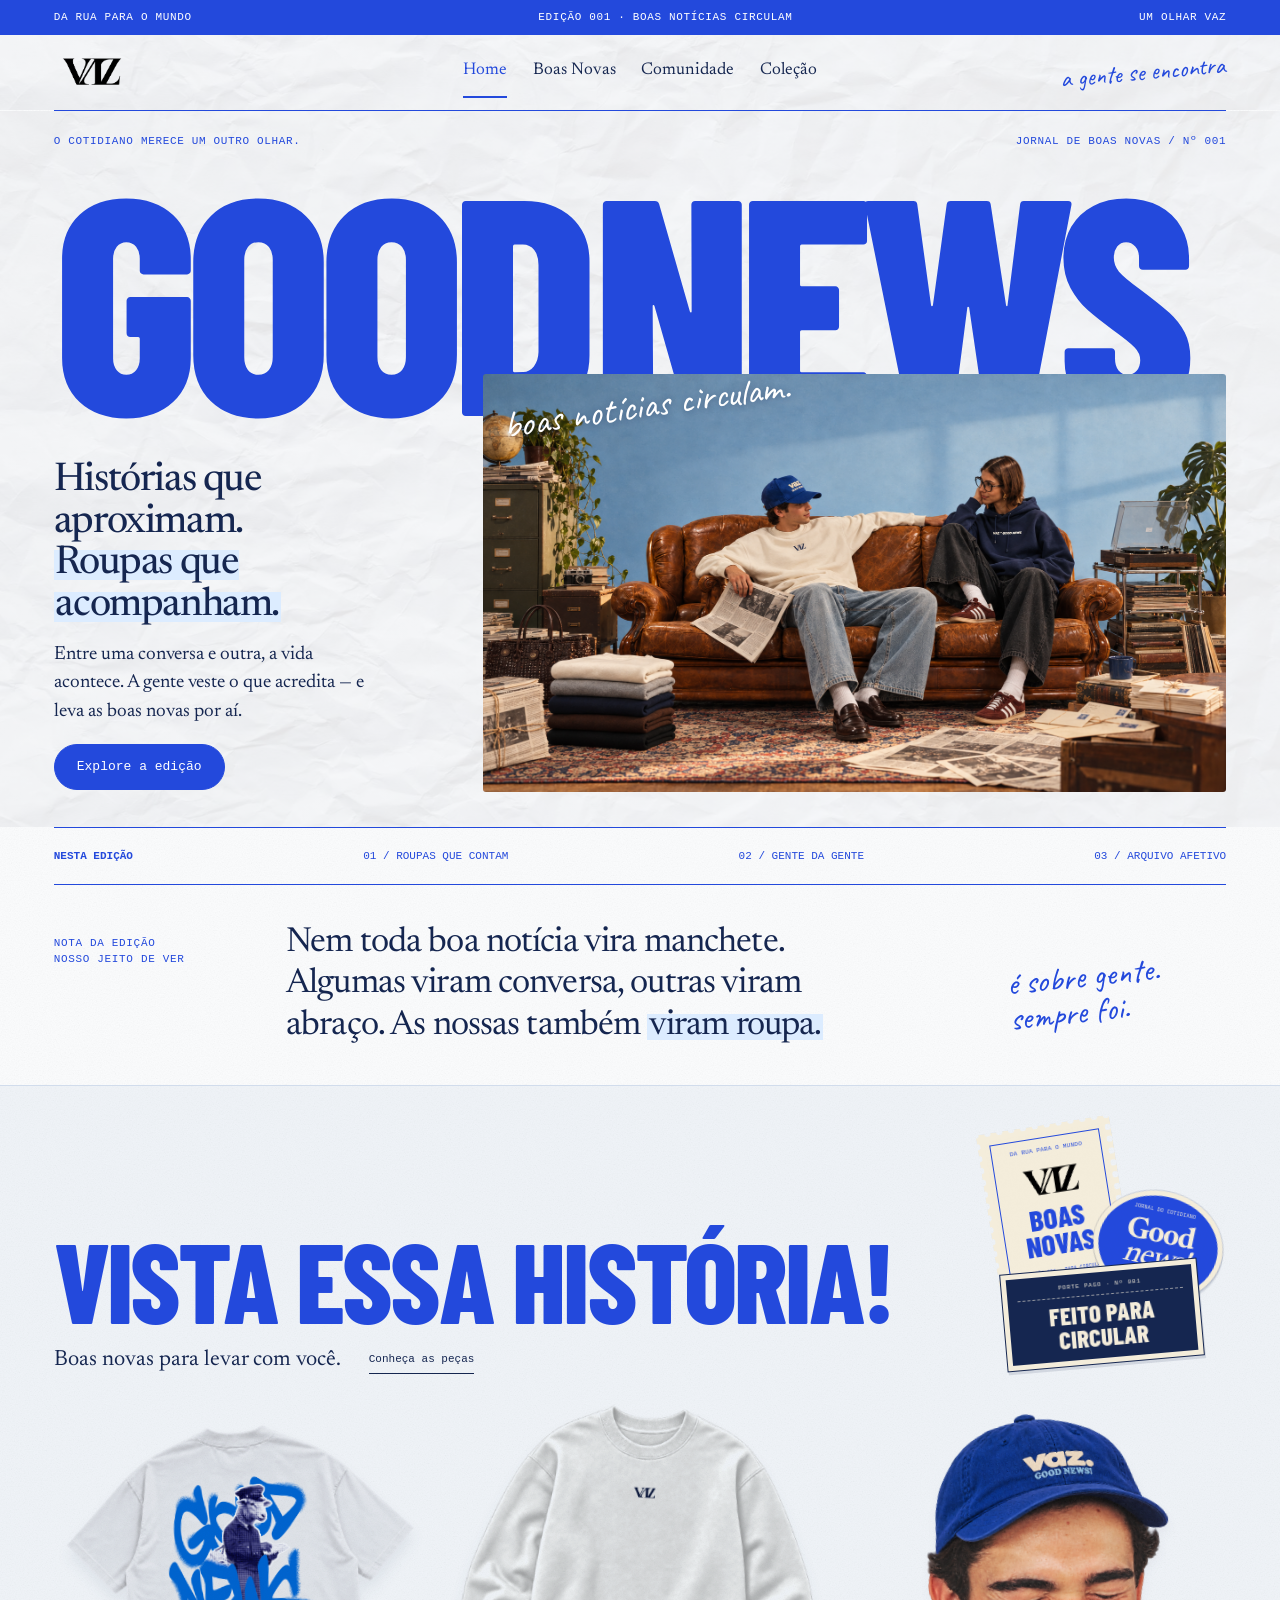
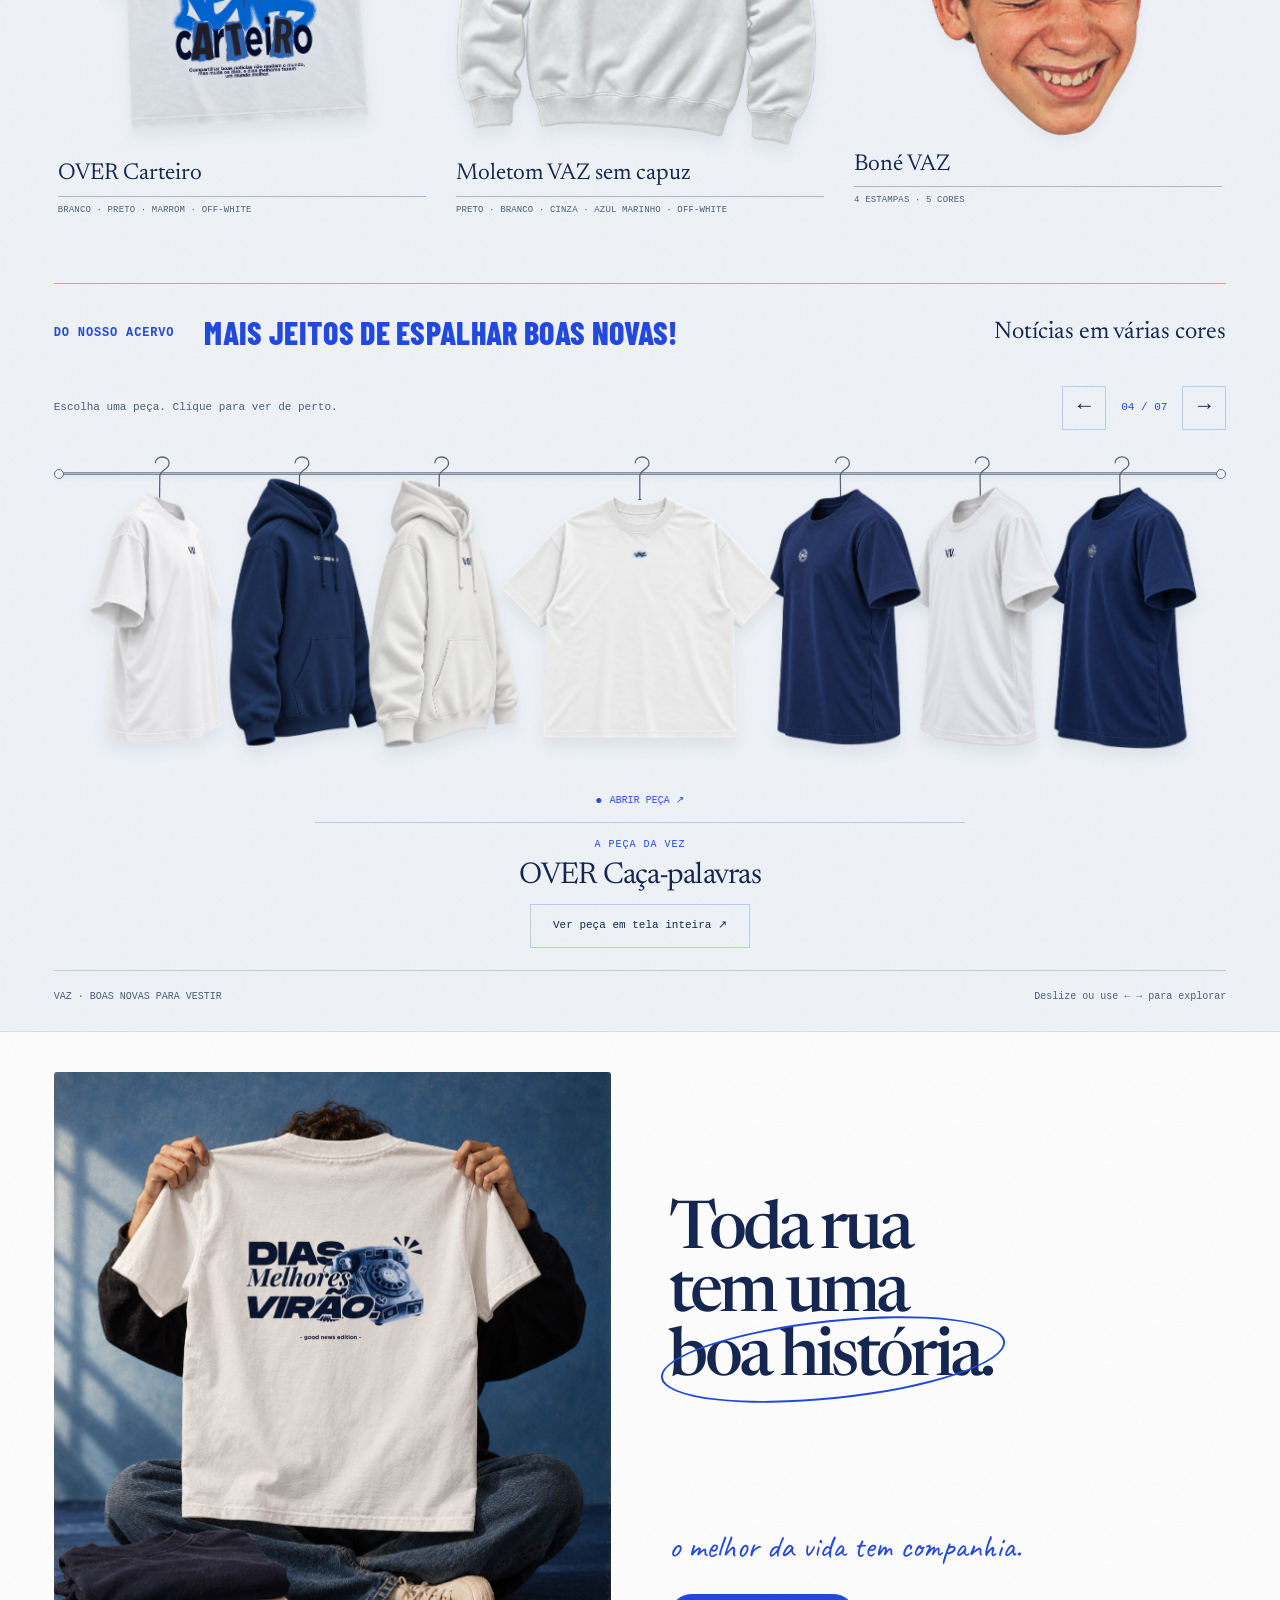
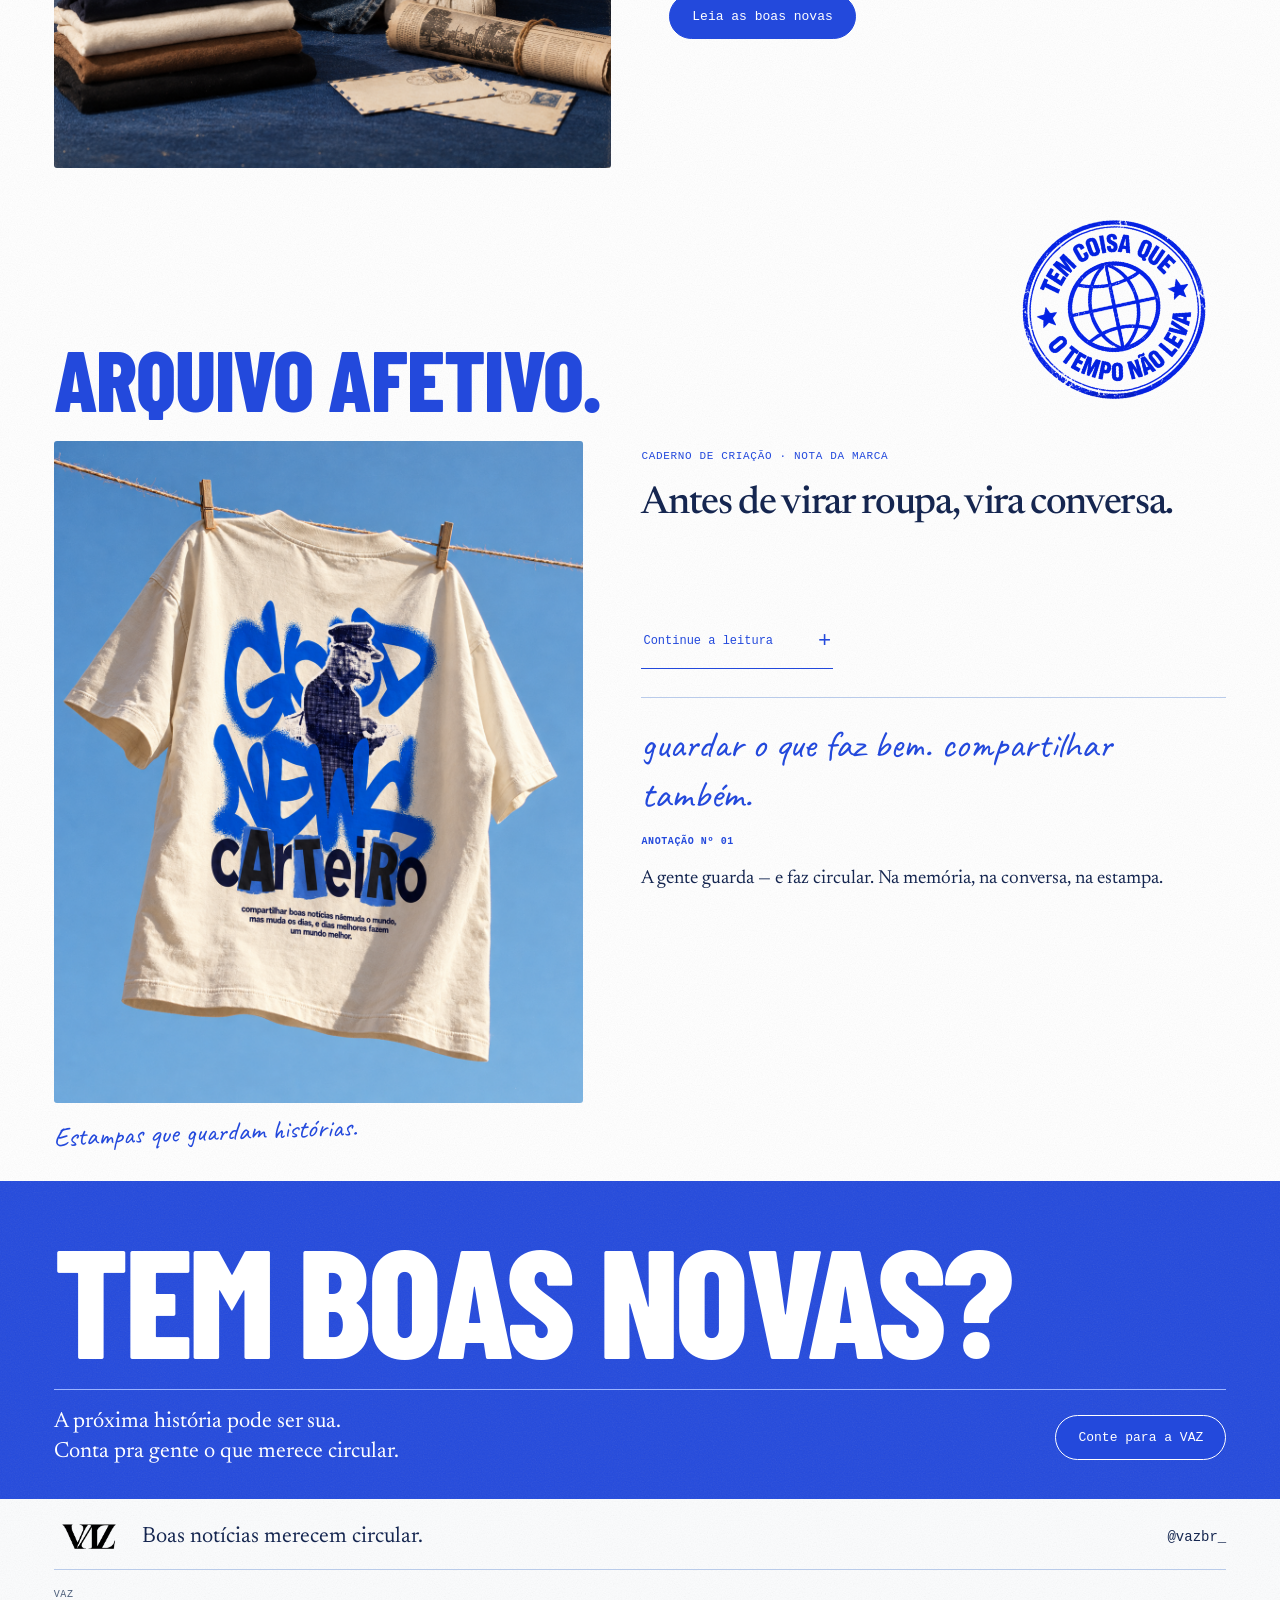
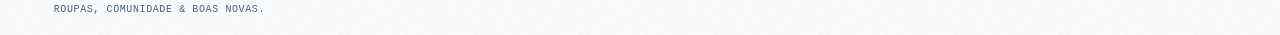
<file: home.html>
<!doctype html>
<html lang="pt-BR">
<head>
  <meta charset="utf-8">
  <meta name="viewport" content="width=device-width, initial-scale=1">
  <meta name="theme-color" content="#2349dc">
  <title>VAZ — Good News. Uma edição para circular.</title>
  <meta name="description" content="Boas notícias, encontros e roupas que carregam histórias. Conheça a edição editorial da VAZ.">
  <link rel="preload" href="assets/fonts/BarlowCondensed-ExtraBold.ttf" as="font" type="font/ttf" crossorigin>
  <link rel="stylesheet" href="editorial.css">
  <link rel="stylesheet" href="assets/clothing-rack.css?v=6">
  <script src="moletons.js?v=logo-vaz-novos-1" defer></script><script src="logo-products.js?v=bone-bordado-2" defer></script>
<script src="montink-produtos.js" defer></script><script src="editorial.js?v=6" defer></script>
<link rel="stylesheet" href="assets/product-zoom.css?v=4"><script src="assets/product-zoom.js?v=5" defer></script><style>nav a[aria-current="page"]{color:var(--royal);border-bottom:2px solid var(--royal)}@media(max-width:700px){header nav{display:flex;width:100%;margin-left:0;justify-content:space-between;gap:12px;flex-wrap:wrap}header{flex-wrap:wrap}}</style><script src="assets/clothing-rack.js?v=5" defer></script><link rel="stylesheet" href="assets/product-focus.css?v=5"><link rel="stylesheet" href="assets/mobile.css?v=1"><link rel="stylesheet" href="assets/header.css?v=1"><link rel="stylesheet" href="assets/home-mobile-hero.css?v=1"><link rel="stylesheet" href="assets/mobile-navigation.css?v=1"><script src="assets/mobile-navigation.js?v=1" defer></script></head>
<body class="home-page">
<a class="skip-link" href="#principal">Pular para o conteúdo</a>
<div class="edition"><span>Da rua para o mundo</span><span>EDIÇÃO 001 · BOAS NOTÍCIAS CIRCULAM</span><span>UM OLHAR VAZ</span></div>
<header id="inicio" class="header-paper">
  <a class="brand" href="home.html" aria-label="VAZ, início"><img src="assets/marca/logo.png" alt="VAZ" width="135" height="54"></a>
  <span class="brand-descriptor">ROUPAS, ENCONTROS <br>E OUTRAS BOAS NOVAS.</span>
  <nav class="page-nav" id="home-navigation" aria-label="Navegação principal"><a href="home.html" aria-current="page">Home</a><a href="boas-novas.html">Boas Novas</a><a href="comunidade.html">Comunidade</a><a href="colecao.html">Coleção</a></nav>
  <div class="mobile-home-actions">
    <button type="button" data-mobile-home-menu aria-label="Abrir menu" aria-controls="home-navigation" aria-expanded="false"><svg viewBox="0 0 32 32" aria-hidden="true"><path d="M5 7h22M5 16h22M5 25h22"/></svg></button>
    <a href="colecao.html" aria-label="Ver produtos da coleção"><svg viewBox="0 0 32 32" aria-hidden="true"><path d="M7 10h18l2 19H5zM11 11V7a5 5 0 0 1 10 0v4"/></svg></a>
  </div>
  <a class="header-note" href="https://www.instagram.com/vazbr_/" target="_blank" rel="noopener noreferrer">a gente se encontra</a>
</header>
<main id="principal" tabindex="-1">
  <section class="mobile-campaign-hero" aria-labelledby="mobile-campaign-heading">
    <picture>
      <source media="(max-width:760px)" srcset="assets/fotos/vaz-hero-mobile.png">
      <img src="data:image/svg+xml,%3Csvg xmlns='http://www.w3.org/2000/svg' width='1' height='1'/%3E" width="966" height="1628" alt="Duas pessoas conversam em um sofá de couro, usando peças VAZ, diante de uma parede com faixas azuis" fetchpriority="high">
    </picture>
    <div class="mobile-campaign-title">
      <h1 id="mobile-campaign-heading"><span>Histórias que</span><span>aproximam.</span></h1>
      <p>Roupas que acompanham.</p>
    </div>
    <p class="mobile-campaign-signoff">é sobre gente.<br>sempre foi.</p>
    <a class="mobile-campaign-next" href="#colecao" aria-label="Explorar a coleção"><svg viewBox="0 0 28 28" aria-hidden="true"><path d="M14 4v19M6 15l8 8 8-8"/></svg></a>
  </section>
  <section class="hero hero-paper" aria-labelledby="hero-title">
    <div class="folio"><span>O cotidiano merece um outro olhar.</span><span>Jornal de boas novas / Nº 001</span></div>
    <div class="headline">
      <h1 id="hero-title" lang="en"><span>GOOD</span> <span>NEWS</span></h1>
    </div>
    <div class="hero-bottom">
      <div class="hero-copy">
        <h2>Histórias que aproximam. <br><mark>Roupas que acompanham.</mark></h2>
        <p>Entre uma conversa e outra, a vida acontece. A gente veste o que acredita — e leva as boas novas por aí.</p>
        <a class="button" href="#colecao">Explore a edição</a>
      </div>
      <figure class="hero-photo">
        <p class="headline-note">boas notícias circulam.</p>
        <img src="assets/fotos/vaz-editorial-sofa.png" width="1672" height="941" alt="Campanha VAZ: duas pessoas com moletons off-white e marinho e boné azul em um sofá vintage, entre jornais, livros e cartas" fetchpriority="high">
      </figure>
    </div>
  </section>
  <div class="mobile-home-panels">
    <section class="mobile-news-panel" aria-labelledby="mobile-news-title">
      <div class="mobile-news-copy">
        <p class="mobile-panel-kicker">Boas notícias</p>
        <h2 id="mobile-news-title">Nem toda boa notícia vira manchete.</h2>
        <p>Algumas viram conversa, outras viram abraço. As nossas também viram roupa.</p>
        <a class="mobile-panel-link" href="boas-novas.html">Conheça a história <svg viewBox="0 0 24 24" aria-hidden="true"><path d="M4 12h16m-6-6 6 6-6 6"/></svg></a>
      </div>
      <figure class="mobile-news-art"><img src="assets/fotos/vaz-lookbook-boas-novas-v2.png" width="1086" height="1448" alt="Publicação editorial da VAZ" loading="lazy"></figure>
    </section>
    <section class="mobile-essence-panel" aria-labelledby="mobile-essence-title">
      <div class="mobile-essence-image" role="img" aria-label="Roupas VAZ dobradas em tons claros e azul-marinho"></div>
      <div class="mobile-essence-copy">
        <p class="mobile-panel-kicker">Nossa essência</p>
        <h2 id="mobile-essence-title">Mais que roupas, uma conexão.</h2>
        <p>A VAZ nasceu para vestir histórias reais, com conforto, estilo e propósito.</p>
        <a class="mobile-panel-link" href="#comunidade">Sobre a VAZ <svg viewBox="0 0 24 24" aria-hidden="true"><path d="M4 12h16m-6-6 6 6-6 6"/></svg></a>
      </div>
    </section>
  </div>
  <div class="contents" aria-label="Nesta edição"><span>NESTA EDIÇÃO</span><a href="#colecao">01 / ROUPAS QUE CONTAM</a><a href="#comunidade">02 / GENTE DA GENTE</a><a href="#boas-novas">03 / ARQUIVO AFETIVO</a></div>
  <section class="editorial-note" aria-labelledby="note-title">
    <p class="eyebrow">NOTA DA EDIÇÃO <br>NOSSO JEITO DE VER</p>
    <h2 id="note-title">Nem toda boa notícia vira manchete. <br>Algumas viram conversa, outras viram abraço. As nossas também <mark>viram roupa.</mark></h2>
    <p class="hand-note">é sobre gente. <br>sempre foi.</p>
  </section>
  <section class="collection" id="colecao" aria-labelledby="collection-title"><div class="collection-heading reveal">
      <h2 id="collection-title">Vista essa história!</h2>
      <div class="collection-intro"><p>Boas novas para levar com você.</p><a class="text-link" href="#pecas">Conheça as peças</a></div>
      <div class="sticker-cluster" aria-label="Selos VAZ: boas novas, da rua para o mundo">
        <div class="vintage-sticker postal-sticker"><span>DA RUA PARA O MUNDO</span><img src="assets/marca/logo.png" alt="VAZ" width="135" height="54"><strong>BOAS<br>NOVAS</strong><small>EDIÇÃO 001 · PARA CIRCULAR</small></div>
        <div class="vintage-sticker oval-sticker"><small>JORNAL DO COTIDIANO</small><strong>Good<br><em>news!</em></strong><span>VAZ · DESDE AGORA</span></div>
        <div class="vintage-sticker ticket-sticker"><span>PORTE PAGO · Nº 001</span><strong>FEITO PARA<br>CIRCULAR</strong></div>
      </div>
    </div><div class="products" id="pecas"><button class="product reveal" data-product="camisa"><span class="product-image"><img src="Camisas/Mockups/carteiro/carteiro-branco-verso.png" alt="OVER Carteiro branca, vista das costas" loading="lazy"></span><span class="product-title">OVER Carteiro</span><span class="product-meta">BRANCO · PRETO · MARROM · OFF-WHITE</span></button><button class="product reveal" data-product="moletom"><span class="product-image"><img src="Moletons/Mockups/sem-capuz/sem-capuz-azul-marinho-frente.png?v=capuz-good-news-7" alt="Moletom sem capuz azul-marinho com a logo principal VAZ clara" loading="lazy"></span><span class="product-title">Moletom VAZ sem capuz</span><span class="product-meta">PRETO · BRANCO · CINZA · AZUL MARINHO · OFF-WHITE</span></button><button class="product reveal cap-product" data-product="bone" aria-label="Ver Boné VAZ: quatro estampas em cinco cores"><span class="product-image cap-portrait" id="cap-portrait"><img class="cap-frame is-active" src="Bonés/Modelos/pessoa-01-vaz-good-news.png" alt="Rosto sorridente usando boné azul VAZ, com bordado frontal discreto" loading="lazy" width="1233" height="1276"><img class="cap-frame" data-src="Bonés/Modelos/pessoa-02-cartas-para-viver.png" alt="" aria-hidden="true" width="1233" height="1276"><img class="cap-frame" data-src="Bonés/Modelos/pessoa-03-good-news-manual.png" alt="" aria-hidden="true" width="1233" height="1276"><img class="cap-frame" data-src="Bonés/Modelos/pessoa-00-vaz.png?v=bordado-2" alt="" aria-hidden="true" width="1233" height="1276"></span><span class="product-title">Boné VAZ</span><span class="product-meta">4 ESTAMPAS · 5 CORES</span></button></div>
    <section class="acervo-collection rack" data-clothing-rack aria-labelledby="rack-heading" aria-roledescription="carrossel de peças">
      <div class="acervo-heading">
        <p class="eyebrow">DO NOSSO ACERVO</p>
        <h3 id="rack-heading">MAIS JEITOS DE ESPALHAR BOAS NOVAS!</h3>
        <p>Notícias em várias cores</p>
      </div>
      <div class="rack-tools">
        <p id="rack-help">Escolha uma peça. Clique para ver de perto.</p>
        <div class="rack-nav" role="group" aria-label="Navegar pelo acervo">
          <button type="button" data-rack-prev aria-label="Peça anterior" aria-controls="rack-viewport">←</button>
          <span class="rack-count" aria-hidden="true">04 / 07</span>
          <button type="button" data-rack-next aria-label="Próxima peça" aria-controls="rack-viewport">→</button>
        </div>
      </div>
      <div class="rack-display">
        <div class="rack-bar" aria-hidden="true"></div>
        <div class="rack-viewport" id="rack-viewport" aria-describedby="rack-help">
          <div class="rack-track" role="group" aria-label="Peças da arara">
            <button type="button" class="rack-piece" data-rack-product="overVaz" aria-label="OVER VAZ. Aproximar peça." aria-pressed="false" tabindex="-1" aria-controls="rack-details">
              <svg class="rack-hanger" viewBox="0 0 128 76" aria-hidden="true"><path d="M64 29V21c0-6 10-6 10-13 0-9-15-9-15 0M64 29 9 61c-4 3-3 6 2 6h106c5 0 6-3 2-6L64 29Z"/></svg>
              <img class="rack-photo" src="Camisas/Mockups/logo-over/logo-over-branco-frente.png?v=logo-vaz-novos-1" alt="OVER VAZ, vista de frente" width="1254" height="1254" loading="lazy" draggable="false">
              <span class="rack-piece-label">OVER VAZ</span>
            </button>
            <button type="button" class="rack-piece" data-rack-product="moletomCapuz" aria-label="Moletom com capuz. Aproximar peça." aria-pressed="false" tabindex="-1" aria-controls="rack-details">
              <svg class="rack-hanger" viewBox="0 0 128 76" aria-hidden="true"><path d="M64 29V21c0-6 10-6 10-13 0-9-15-9-15 0M64 29 9 61c-4 3-3 6 2 6h106c5 0 6-3 2-6L64 29Z"/></svg>
              <img class="rack-photo" src="Moletons/Mockups/capuz/capuz-azul-marinho-frente.png?v=capuz-good-news-7" alt="Moletom com capuz, vista de frente" width="1254" height="1254" loading="lazy" draggable="false">
              <span class="rack-piece-label">Moletom com capuz</span>
            </button>
            <button type="button" class="rack-piece" data-rack-product="capuzVaz" aria-label="Moletom com capuz VAZ. Aproximar peça." aria-pressed="false" tabindex="-1" aria-controls="rack-details">
              <svg class="rack-hanger" viewBox="0 0 128 76" aria-hidden="true"><path d="M64 29V21c0-6 10-6 10-13 0-9-15-9-15 0M64 29 9 61c-4 3-3 6 2 6h106c5 0 6-3 2-6L64 29Z"/></svg>
              <img class="rack-photo" src="Moletons/Mockups/capuz-logo/capuz-logo-branco-frente.png?v=logo-vaz-novos-1" alt="Moletom com capuz VAZ, vista de frente" width="1254" height="1254" loading="lazy" draggable="false">
              <span class="rack-piece-label">Moletom com capuz VAZ</span>
            </button>
            <button type="button" class="rack-piece" data-rack-product="caca" aria-label="OVER Caça-palavras. Aproximar peça." aria-pressed="true" tabindex="0" aria-controls="rack-details">
              <svg class="rack-hanger" viewBox="0 0 128 76" aria-hidden="true"><path d="M64 29V21c0-6 10-6 10-13 0-9-15-9-15 0M64 29 9 61c-4 3-3 6 2 6h106c5 0 6-3 2-6L64 29Z"/></svg>
              <img class="rack-photo" src="Camisas/Mockups/caca-palavras/caca-palavras-branco-frente.png?v=tintas-marrons-9" alt="OVER Caça-palavras, vista de frente" width="1254" height="1254" loading="lazy" draggable="false">
              <span class="rack-piece-label">OVER Caça-palavras</span>
            </button>
            <button type="button" class="rack-piece" data-rack-product="selos" aria-label="Camisa Selos. Aproximar peça." aria-pressed="false" tabindex="-1" aria-controls="rack-details">
              <svg class="rack-hanger" viewBox="0 0 128 76" aria-hidden="true"><path d="M64 29V21c0-6 10-6 10-13 0-9-15-9-15 0M64 29 9 61c-4 3-3 6 2 6h106c5 0 6-3 2-6L64 29Z"/></svg>
              <img class="rack-photo" src="Camisas/Mockups/selos/selos-azul-marinho-frente.png?v=selos-vintage-6" alt="Camisa Selos, vista de frente" width="1254" height="1254" loading="lazy" draggable="false">
              <span class="rack-piece-label">Camisa Selos</span>
            </button>
            <button type="button" class="rack-piece" data-rack-product="camisaVaz" aria-label="Camisa VAZ. Aproximar peça." aria-pressed="false" tabindex="-1" aria-controls="rack-details">
              <svg class="rack-hanger" viewBox="0 0 128 76" aria-hidden="true"><path d="M64 29V21c0-6 10-6 10-13 0-9-15-9-15 0M64 29 9 61c-4 3-3 6 2 6h106c5 0 6-3 2-6L64 29Z"/></svg>
              <img class="rack-photo" src="Camisas/Mockups/logo-normal/logo-normal-branco-frente.png?v=logo-vaz-novos-1" alt="Camisa VAZ, vista de frente" width="1254" height="1254" loading="lazy" draggable="false">
              <span class="rack-piece-label">Camisa VAZ</span>
            </button>
            <button type="button" class="rack-piece" data-rack-product="virao" aria-label="Camisa Dias Melhores Virão. Aproximar peça." aria-pressed="false" tabindex="-1" aria-controls="rack-details">
              <svg class="rack-hanger" viewBox="0 0 128 76" aria-hidden="true"><path d="M64 29V21c0-6 10-6 10-13 0-9-15-9-15 0M64 29 9 61c-4 3-3 6 2 6h106c5 0 6-3 2-6L64 29Z"/></svg>
              <img class="rack-photo" src="Camisas/Mockups/virao/virao-azul-marinho-frente.png?v=virao-nova-arte-5" alt="Camisa Dias Melhores Virão, vista de frente" width="1254" height="1254" loading="lazy" draggable="false">
              <span class="rack-piece-label">Camisa Dias Melhores Virão</span>
            </button>
          </div>
        </div>
      </div>
      <div class="rack-details" id="rack-details">
        <div class="rack-product-copy">
          <p class="eyebrow">A PEÇA DA VEZ</p>
          <h4 data-rack-name>OVER Caça-palavras</h4>
          <p class="rack-description" data-rack-description>Escolha sua cor e explore as estampas da frente e das costas.</p>
        </div>
        <div class="rack-options">
          <fieldset><legend>Cor · <span data-rack-color-name>Branco</span></legend><div class="rack-colors"></div></fieldset>
          <fieldset data-rack-side-field><legend>Vista da peça</legend><div class="rack-sides"><button type="button" data-rack-side="frente" aria-pressed="true">Frente</button><button type="button" data-rack-side="verso" aria-pressed="false">Costas</button></div></fieldset>
        </div>
        <div class="rack-contact">
          <a class="button" data-rack-contact href="https://www.instagram.com/vazbr_/" target="_blank" rel="noopener noreferrer">Consultar com a VAZ <span aria-hidden="true">↗</span></a>
          <button type="button" class="rack-inspect" data-rack-inspect aria-pressed="false" aria-controls="rack-viewport">Aproximar peça +</button>
        </div>
      </div>
      <p data-rack-image-status role="status"></p>
      <div class="rack-footnote"><span>VAZ · BOAS NOVAS PARA VESTIR</span><span>Deslize ou use ← → para explorar</span></div>
      <p class="rack-status" role="status" aria-live="polite" aria-atomic="true"></p>
      <noscript><p>Explore todas as peças na <a href="colecao.html">coleção VAZ</a>.</p></noscript>
    </section></section>
  <section class="community" id="comunidade" aria-labelledby="community-title">
    <figure class="community-photo">
      <img src="assets/fotos/vaz-dias-melhores-editorial.png" alt="Pessoa segurando a camiseta branca Dias Melhores Virão, entre peças dobradas, jornal e envelopes com detalhes azuis" style="aspect-ratio:4/5;object-fit:cover" loading="lazy">
    </figure>
    <div class="community-copy reveal">
      <h2 id="community-title">Toda rua <br>tem uma <br><em>boa história.</em></h2>
      <p>Pessoas, lugares e encontros que mantêm as boas notícias circulando. Da nossa comunidade, para o mundo.</p>
      <span class="hand-note">o melhor da vida tem companhia.</span>
      <a class="button" href="#boas-novas">Leia as boas novas</a>
      
    </div>
  </section>
  <section class="archive" id="boas-novas" aria-labelledby="archive-title">
    <div class="archive-heading reveal"><h2 id="archive-title">Arquivo afetivo.</h2><img class="archive-stamp" src="assets/marca/selo-tempo-nao-leva.png" alt="Tem coisa que o tempo não leva" loading="lazy"></div>
    <div class="archive-grid">
      <figure class="archive-photo reveal"><img src="assets/fotos/vaz-carteiro-varal.png" alt="Camiseta Carteiro off-white no varal, com estampa Good News azul e carteiro vintage, contra o céu azul" style="aspect-ratio:4/5;object-fit:cover" loading="lazy"><figcaption>Estampas que guardam histórias.</figcaption></figure>
      <article class="story reveal">
        <span class="eyebrow">CADERNO DE CRIAÇÃO · NOTA DA MARCA</span>
        <h3>Antes de virar roupa, vira conversa.</h3>
        <p class="lead">A gente gosta da ideia de uma roupa que puxa conversa. De uma frase que alguém lê e leva consigo. <mark>De vestir uma coisa que faz sentido.</mark></p>
        <details><summary>Continue a leitura</summary><p>Nesta edição, o ponto de encontro é um sofá. Tem jornal, disco, livro e espaço para ficar mais um pouco. É desse jeito que queremos apresentar a VAZ: próxima, aberta e com assunto para compartilhar.</p><p>Nas páginas e nas peças, as palavras ganham outros caminhos. Good News, Dias Melhores Virão, Para Sempre Boas Novas. Jeitos diferentes de carregar uma mesma vontade: fazer o que é bom circular.</p></details>
      <aside class="margin-notes" aria-label="Notas à margem"><p class="hand-note">guardar o que faz bem. <br>compartilhar também.</p><p class="eyebrow">ANOTAÇÃO Nº 01</p><p>A gente guarda — e faz circular. Na memória, na conversa, na estampa.</p></aside>
      </article>

    </div>
  </section>
  <section class="invitation" id="conte" aria-labelledby="invitation-title">
    <h2 id="invitation-title">Tem boas novas?</h2>
    <div class="invitation-bottom"><p>A próxima história pode ser sua. <br>Conta pra gente o que merece circular.</p><a class="button" href="https://www.instagram.com/vazbr_/" target="_blank" rel="noopener noreferrer">Conte para a VAZ</a></div>
  </section>
</main>
<footer>
  <a href="home.html" class="brand" aria-label="VAZ, voltar ao início"><img src="assets/marca/logo.png" alt="VAZ" width="135" height="54"></a>
  <p>Boas notícias merecem circular.</p>
  <a href="https://www.instagram.com/vazbr_/" target="_blank" rel="noopener noreferrer">@vazbr_</a>
  <div class="footer-bottom"><span>VAZ <br>ROUPAS, COMUNIDADE & BOAS NOVAS.</span></div>
</footer>
<dialog id="product-dialog" aria-labelledby="modal-title"><button class="close" aria-label="Fechar visualização">✕</button><div class="modal-grid"><div class="modal-image"><img id="modal-image" src="Camisas/Arquivo/Mockups/carteiro/carteiro-branca.png" alt=""></div><div class="modal-copy"><p class="eyebrow">VAZ — EM CIRCULAÇÃO</p><h2 id="modal-title"></h2><p id="modal-description"></p><fieldset><legend>Cor <span id="selected-color"></span></legend><div id="variants"></div></fieldset><fieldset id="shirt-side-field" hidden><legend>Vista</legend><div id="shirt-sides"><button type="button" data-side="frente" aria-pressed="false">Frente</button><button type="button" data-side="verso" aria-pressed="true">Verso</button></div></fieldset><fieldset id="cap-design-field" hidden><legend>Estampa</legend><div id="cap-designs"></div></fieldset><p class="variant-status" id="variant-status" aria-live="polite"></p><div class="modal-actions"><a class="button dark" href="https://www.instagram.com/vazbr_/" target="_blank" rel="noopener noreferrer">Converse com a VAZ</a></div></div></div></dialog>
</body>
</html>
</file>
<file: editorial.css>
@charset "UTF-8";
@font-face{font-family:Barlow;src:url('assets/fonts/BarlowCondensed-ExtraBold.ttf') format('truetype');font-weight:800;font-display:swap}
@font-face{font-family:Newsreader;src:url('assets/fonts/Newsreader.ttf') format('truetype');font-weight:200 800;font-display:swap}
@font-face{font-family:Caveat;src:url('assets/fonts/Caveat.ttf') format('truetype');font-weight:400 700;font-display:swap}
:root{--royal:#2349dc;--ink:#152650;--sky:#dcecff;--white:#fff;--line:#b9cbea;--muted:#4c5e7a;--serif:Newsreader,Georgia,serif;--display:Barlow,Impact,'Arial Narrow',sans-serif;--hand:Caveat,'Segoe Print',cursive;--mono:'Courier New',monospace;--gutter:clamp(20px,4.2vw,80px)}
*{box-sizing:border-box}
html{scroll-behavior:smooth;scroll-padding-top:24px}
body{margin:0;background:var(--white);color:var(--ink);font-family:var(--serif);font-size:19px;line-height:1.5}
body:has(dialog[open]){overflow:hidden}
a{color:inherit;text-decoration:none}
button{font:inherit;color:inherit;cursor:pointer}
button,a,summary{-webkit-tap-highlight-color:transparent}
button:focus-visible,a:focus-visible,summary:focus-visible{outline:3px solid var(--royal);outline-offset:6px}
img{display:block;max-width:100%;height:auto}
figure,h1,h2,h3,p{margin:0}
[hidden]{display:none!important}
::selection{background:var(--royal);color:white}
.skip-link{position:fixed;top:12px;left:20px;z-index:20;padding:12px 20px;background:var(--ink);color:white;transform:translateY(-160%)}
.skip-link:focus{transform:none}
.edition,.eyebrow,.folio,.photo-credit,.product-meta,.section-index,.collection-footnote,.footer-bottom,.demo-note,.variant-status{font:11px/1.5 var(--mono);letter-spacing:.06em}
.edition{display:flex;justify-content:space-between;gap:20px;background:var(--royal);color:white;padding:9px var(--gutter);text-transform:uppercase}
header{display:flex;align-items:center;gap:35px;margin:0 var(--gutter);min-height:108px;border-bottom:1px solid var(--royal)}
.brand{flex-shrink:0}
.brand img{width:112px;height:auto;mix-blend-mode:multiply}
.brand-descriptor{font:11px/1.6 var(--mono);padding-left:25px;border-left:1px solid var(--line)}
nav{display:flex;gap:30px;margin-left:auto;font-size:17px}
nav a{padding:12px 0}
nav a:hover,.text-link:hover,footer a:hover{text-decoration:underline;text-underline-offset:5px}
.header-note{font:25px var(--hand);color:var(--royal);transform:rotate(-5deg);margin-left:15px}
main{overflow:clip}
.hero{padding:22px var(--gutter) 38px}
.hero-paper,.header-paper::before,.page-intro{
  background-color:#fff;
  background-image:linear-gradient(rgba(255,255,255,.85),rgba(255,255,255,.85)),url('assets/texturas/papel-branco-amassado.jpg');
  background-repeat:no-repeat;
  background-position:center;
  background-size:cover;
}
.header-paper{position:relative;isolation:isolate}
.header-paper::before{
  content:'';
  position:absolute;
  inset:0 calc(-1 * var(--gutter));
  z-index:-1;
  pointer-events:none;
}
.hero-paper .headline-note{background:transparent}
.folio{display:flex;justify-content:space-between;color:var(--royal);text-transform:uppercase}
.headline{position:relative;margin:8px 0 24px;padding-bottom:20px}
.headline h1{font-family:var(--display);font-size:clamp(100px,21.8vw,360px);font-weight:800;line-height:.83;letter-spacing:-.035em;color:var(--royal);display:flex;justify-content:space-between;gap:18px}
.headline h1>span:last-child{position:relative}
.headline h1>span:last-child:after{content:'';position:absolute;left:0;right:-1%;bottom:-12px;height:12px;border-bottom:4px solid var(--royal);border-radius:50%;transform:rotate(-2deg)}
.headline-note{position:absolute;bottom:-25px;left:45%;font:clamp(26px,3.2vw,48px)/1 var(--hand);transform:rotate(-5deg);color:var(--royal);background:white;padding:0 12px}
.hero-bottom{display:grid;grid-template-columns:.72fr 1.4fr;gap:5%;align-items:center;margin-top:44px}
.hero-copy{max-width:440px;padding:12px 0}
.hero-copy h2{font-size:clamp(32px,3.35vw,53px);line-height:1.05;font-weight:450;letter-spacing:-.035em;margin:18px 0}
mark{background:linear-gradient(transparent 15%,var(--sky) 15%,var(--sky) 90%,transparent 90%);color:inherit;padding:0 .04em;box-decoration-break:clone;-webkit-box-decoration-break:clone}
.hero-copy>p:not(.eyebrow){font-size:19px;line-height:1.5;max-width:32ch}
.button{display:inline-flex;align-items:center;justify-content:space-between;gap:30px;padding:14px 20px;border:1px solid var(--royal);background:var(--royal);color:white;font:13px/1.5 var(--mono);transition:background .2s,color .2s}
.button:hover{background:var(--ink);border-color:var(--ink)}
.button:active{transform:translateY(1px)}
.hero-copy .button{margin-top:25px}
.hero-photo{position:relative}
.hero-photo>img{width:100%;aspect-ratio:16/9;object-fit:cover}
.hero-photo figcaption{display:flex;justify-content:space-between;gap:15px;padding-top:9px;font:10px/1.5 var(--mono)}
.photo-credit{color:var(--muted);font-size:9px;letter-spacing:.02em}
.photo-note{position:absolute;right:15px;top:-24px;background:var(--sky);color:var(--royal);font:28px/1 var(--hand);padding:10px 18px;transform:rotate(4deg)}
.contents{display:flex;align-items:center;justify-content:space-between;gap:25px;margin:0 var(--gutter);padding:17px 0;border-block:1px solid var(--royal);font:11px var(--mono);color:var(--royal)}
.contents>span{font-weight:bold}
.contents a{padding:5px 0}
.contents a:hover{text-decoration:underline;text-underline-offset:4px}
.editorial-note{display:grid;grid-template-columns:.7fr 2fr .7fr;gap:5%;padding:70px var(--gutter) 75px;align-items:center}
.editorial-note>.eyebrow{align-self:start;padding-top:12px}
.editorial-note h2{font-size:clamp(27px,3vw,45px);line-height:1.2;font-weight:400;letter-spacing:-.025em;max-width:30ch}
.hand-note{font:38px/1.05 var(--hand);color:var(--royal);transform:rotate(-6deg)}
.editorial-note .hand-note{position:relative;padding-top:30px}

.collection{padding:52px var(--gutter) 30px;background:var(--sky);display:grid;grid-template-columns:minmax(0,.75fr) minmax(0,2.25fr);column-gap:3%;row-gap:0}
.collection>*{min-width:0}
.eyebrow{color:var(--royal);text-transform:uppercase}
.eyebrow i{display:none}
.collection h2{font:800 clamp(60px,6.7vw,106px)/.9 var(--display);letter-spacing:-.025em;text-transform:uppercase;color:var(--royal);margin:28px 0 23px}
.collection-heading>p:not(.eyebrow){font-size:22px;line-height:1.25;margin-bottom:24px}
.text-link{display:inline-flex;gap:24px;border-bottom:1px solid;padding-bottom:7px;font:12px/1.5 var(--mono)}
.products{display:grid;grid-template-columns:repeat(3,minmax(0,1fr));gap:16px;align-items:start}
.product{min-width:0;display:flex;flex-direction:column;align-items:stretch;border:0;padding:0;background:transparent;text-align:left}
.product-image{display:grid;place-items:center;width:100%;aspect-ratio:1/1.15;background:white;overflow:hidden;position:relative}
.product img{width:100%;height:100%;object-fit:contain;transition:transform .3s ease}
.product:hover img,.product:focus-visible img{transform:scale(1.045) rotate(-1deg)}
.product-title{font-size:21px;line-height:1.1;margin-top:17px;padding-bottom:10px;border-bottom:1px solid #96b3dc}
.product-meta{font-size:9px;margin-top:9px;color:var(--muted);letter-spacing:.015em}
.products .product:first-child{position:relative}
.products .product:first-child:before{content:'direto do acervo';position:absolute;z-index:1;top:-19px;left:13px;background:var(--royal);color:white;font:23px/1.15 var(--hand);padding:3px 12px;transform:rotate(-5deg)}
.acervo-collection{grid-column:1/-1;margin-top:45px;padding-top:28px;border-top:1px solid #96b3dc}
.acervo-heading{display:grid;grid-template-columns:1fr 1.7fr 1fr;align-items:start;gap:25px}
.acervo-heading h3{font-size:33px;line-height:1.05;font-weight:450;letter-spacing:-.025em}
.acervo-heading>p:last-child{font-size:17px;line-height:1.3}
.acervo-products{display:grid;grid-template-columns:repeat(4,minmax(0,1fr));gap:22px;margin-top:30px}
.acervo-product .product-image{aspect-ratio:1}
.collection-footnote{grid-column:1/-1;margin-top:28px;color:var(--muted);font-size:10px}
.community{padding:70px var(--gutter);display:grid;grid-template-columns:1.05fr .95fr;gap:7%;align-items:center}
#comunidade.community,#boas-novas.archive{
  background-color:#fff;
  background-image:url('assets/texturas/granulado-branco.svg');
  background-repeat:repeat;
  background-size:200px 200px;
}
.community-photo{position:relative;margin-right:12px}
.community-photo:before{content:'';position:absolute;inset:15px -13px -15px 13px;background:var(--sky);z-index:-1}
.community-photo img{width:100%;aspect-ratio:4/4.5;object-fit:cover}
.community-photo figcaption{font:10px var(--mono);position:absolute;bottom:15px;left:15px;right:15px;background:white;padding:10px}
.community-copy h2{font-size:clamp(44px,5.5vw,86px);line-height:.96;letter-spacing:-.055em;font-weight:500;margin:30px 0 25px}
.community-copy h2 em{font-style:normal;position:relative;white-space:nowrap}
.community-copy h2 em:after{content:'';position:absolute;inset:-6px -14px -6px -9px;border:2px solid var(--royal);border-radius:50%;transform:rotate(-6deg)}
.community-copy>p:not(.eyebrow){max-width:36ch;font-size:21px;line-height:1.4}
.community-copy .hand-note{margin:22px 0 28px;display:block;font-size:34px}
.community-copy .photo-credit{display:block;margin-top:25px}
#comunidade .community-copy{display:flex;flex-direction:column;align-items:flex-start;gap:20px;min-width:0}
#comunidade .community-copy h2{margin:0;max-width:100%}
#comunidade .community-copy h2 em{white-space:normal}
#comunidade .community-copy>p{margin:0}
#comunidade .community-copy .hand-note{display:block;max-width:100%;margin:0;padding-block:6px;line-height:1.3;transform:none;overflow-wrap:break-word}
#comunidade .community-copy .button{position:relative;flex:none;align-self:flex-start;margin:0}
#boas-novas .story{min-width:0}
#boas-novas .story details{margin-block:20px 24px}
#boas-novas .story summary{display:flex;width:fit-content;max-width:100%;min-height:44px;line-height:1.6}
#boas-novas .story details[open] summary{margin-bottom:20px}
#boas-novas .margin-notes{display:flex;flex-direction:column;gap:14px;min-width:0;margin-top:28px;padding-top:22px}
#boas-novas .margin-notes .hand-note{margin:0;padding:0;max-width:100%;font-size:clamp(28px,3vw,42px);line-height:1.3;transform:none;overflow-wrap:break-word}
#boas-novas .margin-notes .eyebrow,#boas-novas .margin-notes>p:last-child{margin:0;line-height:1.6}
.section-index{border-block:1px solid var(--royal);display:flex;justify-content:space-between;padding:12px 0;margin-bottom:35px;color:var(--royal)}
.archive{padding:0 var(--gutter) 75px}
.archive-heading{display:flex;align-items:flex-end;justify-content:space-between;gap:30px;margin-bottom:35px}
.archive-heading h2{font:800 clamp(58px,7.4vw,118px)/.9 var(--display);text-transform:uppercase;letter-spacing:-.015em;color:var(--royal)}
.archive-heading .hand-note{font-size:33px;max-width:220px;padding-right:15px}
.archive-heading .archive-stamp{width:clamp(130px,15vw,210px);height:auto;flex-shrink:0;transform:rotate(-12deg);margin:12px 14px;object-fit:contain}
.archive-grid{display:grid;grid-template-columns:1fr 1.15fr .45fr;gap:5%;align-items:start}
.archive-photo img{width:100%;aspect-ratio:4/4.3;object-fit:cover}
.archive-photo figcaption{font:27px var(--hand);color:var(--royal);padding:12px 0;transform:rotate(-2deg)}
.story{padding-top:10px}
.story h3{font-size:clamp(32px,3.1vw,48px);line-height:1.04;font-weight:500;letter-spacing:-.035em;margin:22px 0}
.story p{font-size:20px;line-height:1.55;margin-bottom:20px}
.story>.lead:first-letter{float:left;font-size:72px;line-height:.8;padding:8px 8px 0 0;color:var(--royal)}
.story summary{display:flex;align-items:center;justify-content:space-between;cursor:pointer;font:12px/1.5 var(--mono);border-bottom:1px solid var(--royal);padding:12px 0;color:var(--royal);gap:18px;list-style:none}
.story summary::-webkit-details-marker{display:none}
.story summary:after{content:'+';font-size:22px}
.story details[open] summary:after{content:'−'}
.story details[open] summary{margin-bottom:20px}
.story .demo-note{font:10px/1.6 var(--mono);color:var(--muted)}
.margin-notes{margin-top:65px;padding-left:20px;border-left:1px solid var(--line)}
.margin-notes .hand-note{font-size:29px;margin-bottom:30px}
.margin-notes .eyebrow{font-size:9px}
.margin-notes>p:last-child{font-size:16px;line-height:1.45;margin-top:12px}
.invitation{position:relative;background:var(--royal);color:white;padding:48px var(--gutter) 55px}
.invitation-top{display:flex;justify-content:space-between;gap:20px;align-items:center}
.invitation .eyebrow{color:white}
.invitation .hand-note{color:var(--sky);font-size:38px}
.invitation h2{font:800 clamp(75px,14.4vw,220px)/.95 var(--display);letter-spacing:-.025em;margin:25px 0 30px;text-transform:uppercase}
.invitation-bottom{display:flex;justify-content:space-between;align-items:center;gap:30px;border-top:1px solid #9cb4ff;padding-top:24px}
.invitation-bottom p{font-size:22px;line-height:1.35;max-width:45ch}
.invitation .button{border-color:white;flex-shrink:0}
.invitation .button:hover{background:white;color:var(--royal)}
.invitation a:focus-visible{outline-color:white}
footer{padding:35px var(--gutter) 20px;display:flex;align-items:center;gap:35px;flex-wrap:wrap}
footer>p{flex:1;font-size:22px}
footer>a:not(.brand){font:14px var(--mono)}
.footer-bottom{display:flex;justify-content:space-between;gap:20px;width:100%;border-top:1px solid var(--line);padding-top:17px;color:var(--muted);font-size:10px}
dialog{border:1px solid var(--royal);padding:0;width:min(1000px,94vw);max-height:90dvh;background:white;color:var(--ink);overscroll-behavior:contain}
dialog::backdrop{background:#102249bd}
.modal-grid{display:grid;grid-template-columns:1.05fr 1fr}
.modal-image{display:grid;place-items:center;background:white;padding:20px}
.modal-image img{width:100%;max-height:75dvh;object-fit:contain}
.modal-copy{padding:55px 32px 32px;background:var(--sky)}
.modal-copy h2{font:800 53px/.96 var(--display);color:var(--royal);text-transform:uppercase;margin:20px 0}
.modal-copy>p{font-size:18px;line-height:1.45;margin-bottom:20px}
.close{position:absolute;right:10px;top:10px;z-index:2;background:white;color:var(--royal);border:1px solid var(--royal);width:44px;height:44px;font:24px Arial}
.close:hover{background:var(--royal);color:white}
.modal-copy fieldset{border:0;padding:0;margin:25px 0 15px}
.modal-copy legend{font:12px var(--mono);margin-bottom:13px}
#variants{display:flex;flex-wrap:wrap;gap:10px}
#variants button{padding:12px 16px;font:13px var(--mono);background:white;border:1px solid var(--royal);min-height:44px}
#variants button[aria-pressed=true]{background:var(--royal);color:white}
.modal-copy .variant-status,.modal-copy .demo-note{font:11px/1.6 var(--mono);color:var(--muted)}
.modal-copy .button{margin-top:25px}
.reveal{transition:opacity .5s,translate .5s}
.js-motion .reveal.pending{opacity:0;translate:0 16px}
@media(min-width:1800px){body{max-width:1900px;margin:auto}.headline h1{font-size:360px}}
@media(max-width:1100px){.brand-descriptor{display:none}.header-note{font-size:22px}nav{gap:24px}.hero-bottom{grid-template-columns:.8fr 1.2fr;gap:4%}.hero-copy h2{font-size:36px}.hero-copy>p:not(.eyebrow){font-size:18px}.hero-photo>img{aspect-ratio:4/3;object-position:60% center}.hero-photo figcaption{flex-direction:column;gap:3px}.editorial-note{grid-template-columns:.5fr 1.6fr .6fr;gap:4%}.hand-note{font-size:31px}.collection{grid-template-columns:1fr}.collection-heading{display:grid;grid-template-columns:1fr 1.6fr 1fr;gap:20px;align-items:center;margin-bottom:28px}.collection h2{grid-column:2;grid-row:1/3;font-size:74px;margin:0}.collection h2 br{display:none}.collection-heading>.text-link{justify-self:start}.collection-heading>p:not(.eyebrow){font-size:20px;margin:0}.products{gap:20px}.acervo-heading{grid-template-columns:.7fr 1.4fr 1fr}.product-title{font-size:20px}.acervo-products{gap:16px}.archive-grid{grid-template-columns:1fr 1.2fr}.margin-notes{grid-column:2;display:flex;gap:25px;margin:0}.margin-notes .hand-note{margin:0}.margin-notes .eyebrow{display:none}.margin-notes>p:last-child{margin:0;max-width:30ch}.community{gap:6%}.community-copy h2{font-size:61px}}
@media(max-width:760px){.edition>span:first-child{display:none}.edition{font-size:9px}header{min-height:90px;gap:20px}.brand img{width:86px}nav{gap:18px;font-size:16px}.header-note{display:none}.folio{font-size:9px}.hero{padding-top:17px}.headline h1{font-size:22vw;gap:8px}.headline-note{font-size:30px;left:auto;right:8%;bottom:-24px}.hero-bottom{grid-template-columns:1fr;gap:35px;margin-top:38px}.hero-copy{display:grid;grid-template-columns:1.3fr 1fr;gap:14px 25px;max-width:none;padding:0}.hero-copy .eyebrow{grid-column:1/-1}.hero-copy h2{grid-column:1;grid-row:2/4;margin:0;font-size:36px}.hero-copy .button{margin:0;align-self:start;justify-self:start}.hero-photo>img{aspect-ratio:16/9}.hero-photo figcaption{flex-direction:row}.photo-note{font-size:25px;top:-20px}.contents{flex-wrap:wrap;gap:15px;font-size:10px}.contents>span{display:none}.editorial-note{grid-template-columns:1fr 2.3fr;padding-block:45px;gap:22px}.editorial-note .hand-note{grid-column:2;padding:0;margin-left:20px}.editorial-note .hand-note:before{font-size:35px;left:-40px;top:-5px}.editorial-note h2{font-size:30px}.collection{padding-top:35px}.collection-heading{grid-template-columns:1fr 1.4fr}.collection-heading>.eyebrow{grid-column:1/-1}.collection h2{grid-column:1;grid-row:2/4;font-size:65px}.collection-heading>p:not(.eyebrow){grid-column:2}.collection-heading>.text-link{grid-column:2}.products{gap:14px}.product-image{aspect-ratio:1}.product-title{font-size:19px}.product-meta{font-size:9px}.acervo-heading{grid-template-columns:1fr}.acervo-heading h3{max-width:23ch}.acervo-products{grid-template-columns:repeat(2,minmax(0,1fr));gap:30px 17px}.community{padding-block:45px;grid-template-columns:1fr 1fr;gap:6%}.community-copy h2{font-size:43px;margin:20px 0}.community-copy>p:not(.eyebrow){font-size:18px}.community-copy .hand-note{font-size:29px;margin:20px 0}.community-photo img{aspect-ratio:3/5}.community-photo figcaption{font-size:8px;left:8px;right:8px;bottom:8px;padding:7px}.community-copy .button{font-size:11px;padding:12px;gap:15px}.archive{padding-bottom:45px}.archive-heading .hand-note{font-size:27px;max-width:160px}.archive-grid{gap:25px}.story h3{font-size:34px;margin:16px 0}.story p{font-size:18px}.margin-notes{grid-column:1/-1}.invitation{padding-block:35px}.invitation .hand-note{font-size:30px}.invitation h2{font-size:15vw}.invitation-bottom p{font-size:20px}.invitation-bottom{align-items:flex-start}.invitation .button{font-size:11px;padding:14px}.modal-copy h2{font-size:42px}.modal-copy{padding:55px 24px 25px}.modal-grid{grid-template-columns:.9fr 1fr}}
@media(max-width:520px){header{flex-wrap:wrap;gap:8px;min-height:80px;padding-block:14px}nav{gap:16px;font-size:15px}.brand img{width:70px}.edition{font-size:8px;letter-spacing:.01em}.folio{font-size:8px;gap:15px}.folio span:last-child{text-align:right}.headline{margin-top:15px;padding-bottom:10px}.headline h1{font-size:21.9vw}.headline h1>span:last-child:after{border-width:2px;bottom:-7px}.headline-note{font-size:26px;bottom:-22px;right:0}.hero-bottom{margin-top:35px;gap:32px}.hero-copy{display:block}.hero-copy .eyebrow{font-size:9px}.hero-copy h2{font-size:39px;max-width:17ch;margin:12px 0}.hero-copy>p:not(.eyebrow){max-width:34ch;font-size:18px}.hero-copy .button{margin-top:18px}.hero-photo figcaption{display:block}.hero-photo .photo-credit{display:block;margin-top:4px}.hero-photo>img{aspect-ratio:4/3;object-position:56% center}.photo-note{font-size:23px;right:9px}.contents{gap:8px;font-size:9px}.editorial-note{grid-template-columns:1fr;gap:20px;padding-block:35px}.editorial-note>.eyebrow{padding:0}.editorial-note h2{font-size:30px}.editorial-note .hand-note{grid-column:1;justify-self:end;margin-right:10px;font-size:30px}.collection-heading{gap:18px}.collection h2{font-size:61px}.collection-heading>p:not(.eyebrow){font-size:19px}.text-link{font-size:11px;gap:10px}.products{grid-template-columns:repeat(2,minmax(0,1fr));gap:25px 15px}.products>.product:first-child{grid-column:1/-1}.products>.product:first-child .product-image{aspect-ratio:1.35}.products>.product:first-child img{max-height:340px}.products .product:first-child:before{left:15px}.product-title{font-size:20px}.product-meta{font-size:8px;line-height:1.6}.acervo-collection{margin-top:28px}.acervo-heading{gap:15px}.acervo-heading h3{font-size:31px}.acervo-product .product-title{font-size:19px}.collection-footnote{font-size:9px}.community{grid-template-columns:1fr;gap:38px;padding-block:40px}.community-photo{margin-right:12px}.community-photo img{aspect-ratio:4/4.2;object-position:center}.community-photo figcaption{font-size:9px;padding:10px}.community-copy h2{font-size:58px;max-width:10ch}.community-copy>p:not(.eyebrow){font-size:20px}.community-copy .button{font-size:12px;padding:14px 20px}.community-copy .photo-credit{margin-top:18px}.section-index{font-size:9px;margin-bottom:25px}.archive-heading{display:block;margin-bottom:25px}.archive-heading h2{font-size:64px;max-width:9ch}.archive-heading .hand-note{max-width:none;transform:rotate(-3deg);margin-top:18px;font-size:29px}.archive-grid{grid-template-columns:1fr;gap:25px}.archive-photo img{aspect-ratio:4/3}.archive-photo figcaption{font-size:26px}.story{padding:0}.story h3{font-size:37px;max-width:18ch}.story p{font-size:20px}.margin-notes{grid-column:1;gap:18px}.margin-notes .hand-note{font-size:27px;flex:1}.margin-notes>p:last-child{flex:1;font-size:16px}.invitation-top{align-items:flex-start}.invitation .eyebrow{font-size:9px}.invitation .hand-note{font-size:26px;max-width:140px;text-align:right}.invitation h2{font-size:24vw;line-height:.87;max-width:7ch;margin:30px 0}.invitation-bottom{display:block}.invitation-bottom p{font-size:21px}.invitation .button{margin-top:24px;font-size:12px}footer{gap:20px}footer>p{font-size:20px;line-height:1.2;flex-basis:60%}footer>a:not(.brand){font-size:12px}.footer-bottom{font-size:9px;align-items:flex-start}.footer-bottom>span{max-width:21ch}.modal-grid{grid-template-columns:1fr}.modal-image{padding:10px 30px}.modal-image img{height:29dvh;min-height:170px}.modal-copy{padding:25px}.modal-copy h2{font-size:43px;margin:15px 0}.modal-copy>p{font-size:17px}.modal-copy .button{font-size:11px;gap:12px}.close{position:sticky;top:10px;float:right;margin:10px 10px -54px 0}.modal-copy fieldset{margin-top:20px}}
@media(max-width:520px){.collection{grid-template-columns:minmax(0,1fr)}.collection-heading{display:block}.collection h2{margin:20px 0;max-width:8ch;font-size:72px}.collection h2 br{display:none}.collection-heading>p:not(.eyebrow){margin-bottom:18px}.collection-heading>p:not(.eyebrow) br{display:none}.collection-heading>.text-link{margin-bottom:12px}}
@media(max-width:360px){nav{gap:10px;font-size:14px}.brand img{width:58px}.hero-copy h2{font-size:35px}.collection h2{font-size:65px}.collection-heading>p:not(.eyebrow){font-size:18px}.collection-heading .text-link{font-size:10px}.community-copy h2{font-size:53px}.archive-heading h2{font-size:57px}.contents{font-size:8px}.headline-note{font-size:23px}}
/* Edição de ateliê: uma superfície contínua, sem cartões nas fotografias. */
body{background:#fbfcfd url('assets/texturas/papel-atelie.svg') repeat}
header{min-height:88px}
.hero{padding-bottom:25px}
.headline h1{font-size:clamp(100px,20.5vw,340px)}
.headline-note{background:#fbfcfd}
.hero-bottom{margin-top:34px;gap:4%}
.hero-copy h2{font-size:clamp(32px,3.1vw,48px);margin:13px 0}
.hero-copy .button{margin-top:18px}
.hero-photo img,.community-photo img,.archive-photo img{border-radius:3px}
.hero-photo figcaption{flex-wrap:wrap;gap:3px 12px}
.button{border-radius:30px;padding:12px 22px}
a:focus-visible,button:focus-visible,summary:focus-visible{outline-width:2px;outline-offset:4px}
.editorial-note{padding-block:38px;grid-template-columns:.55fr 2fr .65fr;gap:4%}
.editorial-note h2{font-size:clamp(27px,2.7vw,40px)}
.editorial-note .hand-note{font-size:33px;padding-top:12px}
.collection{display:block;padding-block:34px 26px;background:#eff3f8 url('assets/texturas/papel-atelie.svg') repeat;border-block:1px solid #d1dcec}
.collection-heading{display:grid;grid-template-columns:minmax(0,1.35fr) minmax(0,1fr) auto;gap:14px 30px;align-items:end;margin-bottom:8px}
.collection-heading>.eyebrow{grid-column:1/-1;grid-row:1}
.collection h2{grid-column:1;grid-row:2/4;font-size:clamp(62px,7.4vw,110px);line-height:.87;margin:0;max-width:10ch}
.collection h2 br{display:none}
.collection-heading>p:not(.eyebrow){grid-column:2;grid-row:2;max-width:22ch;font-size:25px;margin:0}
.collection-heading>.text-link{grid-column:3;grid-row:2;justify-self:end;align-self:end;margin-bottom:4px}
.products{grid-template-columns:1.25fr 1fr .8fr;gap:3%;align-items:start;margin-top:10px}
.product{position:relative;padding:5px 4px 12px;border-radius:12px}
.product-image,.acervo-product .product-image{aspect-ratio:1.08;background:transparent;overflow:visible}
.product img{mix-blend-mode:multiply;object-fit:contain;transform:rotate(-3deg);filter:drop-shadow(0 10px 7px #23335b12);transition:transform .3s ease}
.product:nth-child(even) img{transform:rotate(3deg)}
.product:hover img,.product:focus-visible img{transform:translateY(-5px) rotate(0deg)}
.product-title{font-size:23px;margin-top:4px;padding-bottom:9px;border-bottom:1px solid #a7b7cd}
.product-meta{margin-top:6px;line-height:1.6}
.products .product:first-child:before{content:none}
.products>.product:nth-child(2){margin-top:32px}
.products>.product:nth-child(3){margin-top:64px}
.products>.product:nth-child(3) img{transform:rotate(-7deg);width:94%;justify-self:center}
.products>.product:nth-child(3):hover img{transform:rotate(-3deg) translateY(-5px)}
.acervo-collection{margin-top:20px;padding-top:22px}
.acervo-heading{grid-template-columns:.65fr 1.5fr 1fr;gap:25px;align-items:center}
.acervo-heading h3{font-size:30px;max-width:25ch}
.acervo-products{gap:3%;margin-top:16px}
.acervo-product:nth-child(even){padding-top:23px}
.acervo-product .product-title{font-size:21px}
.acervo-product img,.modal-image img[data-flat="true"]{filter:none}
.collection-footnote{margin-top:14px}
.community{padding-block:40px;gap:5%;grid-template-columns:1fr 1fr}
.community-photo{margin:0}
.community-photo:before{content:none}
.community-photo img{aspect-ratio:1/1.08}
.community-photo figcaption{position:static;background:transparent;padding:8px 0 0;font:9px/1.5 var(--mono);color:var(--muted)}
.community-copy h2{font-size:clamp(44px,5.2vw,78px);margin:20px 0}
.community-copy .hand-note{margin:18px 0 22px;font-size:32px}
.community-copy .photo-credit{margin-top:16px}
.archive{padding-bottom:35px}
.section-index{margin-bottom:25px}
.archive-heading{margin-bottom:25px}
.archive-heading h2{font-size:clamp(58px,6.7vw,104px)}
.archive-grid{grid-template-columns:minmax(0,.95fr) minmax(0,1.05fr);gap:5%;align-items:center}
.archive-photo img{aspect-ratio:1.2}
.archive-photo figcaption{padding-top:8px}
.story{padding:0}
.story h3{font-size:clamp(32px,3vw,44px);margin:15px 0}
.story p{font-size:19px;line-height:1.45;margin-bottom:16px}
.story>.lead:first-letter{float:none;font-size:inherit;line-height:inherit;padding:0;color:inherit}
.story summary{display:inline-flex;gap:45px;min-height:44px;padding:9px 2px}
.margin-notes{display:grid;grid-template-columns:1fr 1fr;gap:0 22px;margin:24px 0 0;padding:18px 0 0;border-left:0;border-top:1px solid var(--line)}
.margin-notes .hand-note{font-size:28px;margin:0;grid-row:1/3}
.margin-notes .eyebrow{display:block;margin:0;font-size:8px}
.margin-notes>p:last-child{font-size:16px;line-height:1.4;margin:6px 0 0}
.invitation{padding-block:30px 32px;background:var(--royal) url('assets/texturas/papel-atelie.svg') repeat}
.invitation h2{font-size:clamp(72px,12vw,180px);margin:18px 0 22px;line-height:.9}
.invitation-bottom{padding-top:18px}
.invitation .hand-note{font-size:32px}
footer{padding-block:24px 18px}
dialog{border:0;border-radius:22px;box-shadow:0 24px 100px #0c173440;width:min(1080px,94vw);background:#f6f8fb url('assets/texturas/papel-atelie.svg') repeat}
.modal-grid{grid-template-columns:1.12fr 1fr;align-items:start}
.modal-image{position:sticky;top:0;background:transparent;padding:30px 12px;min-height:450px;align-self:stretch}
.modal-image img{mix-blend-mode:multiply;max-height:72dvh;filter:drop-shadow(0 14px 10px #192c471a)}
.modal-copy{padding:48px 30px 30px;background:transparent}
.modal-copy h2{font-size:clamp(36px,4.1vw,53px);margin:14px 0;overflow-wrap:break-word}
.modal-copy>p{margin-bottom:15px}
.modal-copy fieldset{margin:18px 0 12px}
.modal-copy .variant-status{margin-bottom:15px}
.close{border-radius:50%;border:0;background:#e1eafa;right:12px;top:12px}
#variants button{border-radius:24px;padding:10px 18px;background:transparent}
.product-disclosure{border-top:1px solid var(--line);padding-top:10px;margin-top:8px}
.product-disclosure summary{cursor:pointer;font:11px/1.6 var(--mono);min-height:32px;padding:5px 0;color:var(--muted)}
.product-disclosure .demo-note{margin:9px 0 0}
.modal-actions{display:flex;flex-wrap:wrap;align-items:center;gap:16px 22px;margin-top:22px}
.modal-actions .button{margin:0;font-size:12px}
.modal-actions .text-link{font-size:11px}
.reveal,.js-motion .reveal.pending{opacity:1;translate:none;transition:none}
.type-accessible{position:absolute;width:1px;height:1px;padding:0;margin:-1px;overflow:hidden;clip-path:inset(50%);white-space:nowrap;user-select:none}
.type-char{opacity:0}
.type-char.is-typed{opacity:1}
.type-char.type-caret{box-shadow:1px 0 0 currentColor}
.type-visual mark{background:none}
.type-visual mark .is-typed{background:var(--sky)}
@media(min-width:1800px){.headline h1{font-size:340px}}
@media(max-width:1100px){.collection-heading{grid-template-columns:minmax(0,1.25fr) minmax(0,1fr)}.collection-heading>.text-link{grid-column:2;grid-row:3;justify-self:start}.collection h2{font-size:85px}.collection-heading>p:not(.eyebrow){font-size:23px}.products{gap:2%}.acervo-heading{grid-template-columns:.6fr 1.2fr .9fr}.acervo-product .product-title{font-size:19px}.archive-grid{gap:4%}.archive-photo img{aspect-ratio:1/1.08}.margin-notes{gap:0 16px}.margin-notes>p:last-child{max-width:none}}
@media(max-width:760px){header{min-height:78px}.headline h1{font-size:21.8vw}.editorial-note{grid-template-columns:1fr 2.5fr;padding-block:28px}.editorial-note .hand-note{grid-column:2;padding-top:0;font-size:29px}.collection-heading{gap:12px 24px}.collection h2{font-size:72px}.products{grid-template-columns:1.15fr 1fr .8fr}.product-title{font-size:20px}.products>.product:nth-child(2){margin-top:25px}.products>.product:nth-child(3){margin-top:45px}.acervo-heading{grid-template-columns:1fr 2fr}.acervo-heading>p:last-child{grid-column:2}.acervo-products{grid-template-columns:repeat(2,minmax(0,1fr));gap:12px 5%}.community{gap:5%}.community-photo img{aspect-ratio:3/4}.community-copy h2{font-size:43px}.community-copy .hand-note{font-size:27px}.archive-grid{align-items:start}.story p{font-size:18px}.margin-notes{display:block;margin-top:20px}.margin-notes .hand-note{font-size:27px;margin-bottom:14px;max-width:20ch}.margin-notes .eyebrow{display:none}.invitation h2{font-size:12vw;max-width:none}.modal-grid{grid-template-columns:1fr 1fr}.modal-copy{padding:52px 22px 25px}.modal-image{min-height:340px;padding-inline:10px}.modal-copy h2{font-size:39px}.modal-actions{display:grid;justify-items:start;gap:15px}.modal-actions .button{gap:15px;font-size:11px}}
@media(max-width:600px){.modal-grid{grid-template-columns:1fr}.modal-image{position:static;min-height:0;padding:15px 38px 0}.modal-image img{height:32dvh;min-height:190px;max-height:290px}.modal-copy{padding:15px 25px 26px}.modal-copy h2{font-size:40px}.close{position:sticky;top:10px;float:right;margin:10px 10px -54px 0}.modal-actions{display:flex}.modal-copy .eyebrow{font-size:10px}.modal-copy>p{font-size:18px}}
@media(max-width:520px){header{min-height:74px}.hero{padding-top:13px;padding-bottom:20px}.headline h1{font-size:21.9vw}.hero-bottom{margin-top:30px;gap:22px}.hero-copy h2{font-size:36px}.hero-photo>img{aspect-ratio:4/3}.editorial-note{display:block;padding-block:26px}.editorial-note>.eyebrow{margin-bottom:13px}.editorial-note h2{font-size:28px}.editorial-note .hand-note{font-size:28px;text-align:right;margin:12px 8px 0 0}.editorial-note .hand-note:before{content:none}.collection{padding-block:28px 20px}.collection-heading{display:grid;grid-template-columns:1.15fr 1fr;gap:12px 16px;margin-bottom:14px}.collection h2{font-size:55px;max-width:8ch;grid-row:2/4;margin:0}.collection-heading>p:not(.eyebrow){font-size:19px;margin:0}.collection-heading>p:not(.eyebrow) br{display:none}.collection-heading>.text-link{font-size:10px;gap:8px;margin:0}.products{grid-template-columns:repeat(2,minmax(0,1fr));gap:12px 5%;margin:0}.products>.product:first-child{grid-column:1/-1}.products>.product:first-child .product-image{aspect-ratio:1.17}.products>.product:first-child img{height:100%;max-height:none;max-width:100%;width:100%}.products>.product:nth-child(2),.products>.product:nth-child(3){margin-top:0}.products>.product:nth-child(3){padding-top:18px}.product-image{aspect-ratio:1.05}.product-title{font-size:20px;margin-top:2px}.acervo-collection{margin-top:16px;padding-top:18px}.acervo-heading{display:block}.acervo-heading h3{font-size:29px;margin:10px 0}.acervo-heading>p:last-child{font-size:17px}.acervo-products{margin-top:12px;gap:8px 5%}.acervo-product .product-title{font-size:19px}.acervo-product:nth-child(even){padding-top:16px}.community{grid-template-columns:1fr;padding-block:28px;gap:22px}.community-photo{margin:0}.community-photo img{aspect-ratio:1.13}.community-photo figcaption{font-size:8px;padding-top:7px}.community-copy h2{font-size:53px;margin:14px 0;max-width:11ch}.community-copy .hand-note{font-size:29px;margin:12px 0 18px}.community-copy>p:not(.eyebrow){font-size:20px}.archive{padding-bottom:28px}.archive-heading{margin-bottom:20px}.archive-heading h2{font-size:59px;max-width:none}.archive-heading .hand-note{font-size:27px;margin-top:12px}.archive-grid{grid-template-columns:1fr;gap:22px}.archive-photo img{aspect-ratio:1.25}.story h3{font-size:35px}.story p{font-size:19px}.margin-notes{display:grid;grid-template-columns:1fr 1fr;gap:15px;padding-top:16px;margin-top:18px}.margin-notes .hand-note{font-size:27px;margin:0}.margin-notes>p:last-child{margin:0;font-size:16px}.invitation{padding-block:26px}.invitation .hand-note{font-size:27px}.invitation h2{font-size:20vw;max-width:10ch;margin:20px 0}.invitation-bottom p{font-size:21px}.invitation .button{margin-top:18px}.footer-bottom{font-size:9px}}
@media(max-width:360px){.collection h2{font-size:47px}.collection-heading>p:not(.eyebrow){font-size:18px}.collection-heading>.text-link{font-size:9px}.hero-copy h2{font-size:33px}.community-copy h2{font-size:48px}.archive-heading h2{font-size:53px}.modal-copy{padding-inline:20px}.modal-copy h2{font-size:36px}}
/* Composição postal: títulos próximos, sobreposição e notas em largura cheia. */
header .brand img{width:76px}
header{min-height:76px;gap:26px}
header .brand-descriptor{padding-left:20px}
.hero{isolation:isolate}
.headline{position:relative;margin:12px 0 0;padding:0}
.headline h1{justify-content:flex-start;gap:.025em;font-size:clamp(0px,24vw,450px);line-height:.86;letter-spacing:-.045em}
.headline h1>span:last-child:after{content:none}
.headline-note{background:none;padding:0;left:0;right:auto;top:100%;bottom:auto;margin-top:2px;font-size:clamp(26px,2.7vw,40px);z-index:3;transform:rotate(-4deg)}
.hero-bottom{position:relative;margin-top:-26px;align-items:start;gap:4%}
.hero-photo{position:relative;z-index:2}
.hero-paper .hero-bottom{margin-top:clamp(-58px,-4vw,-32px)}
.hero-paper .hero-photo .headline-note{position:absolute;inset:30px auto auto 20px;margin:0;padding:0;max-width:calc(100% - 40px);font-size:clamp(26px,3vw,44px);line-height:1.15;color:#fff;background:transparent;text-shadow:0 1px 6px #15265060;transform:rotate(-8deg);transform-origin:left center;z-index:3;pointer-events:none}
@media(max-width:760px){.hero-paper .hero-bottom{margin-top:-22px}.hero-paper .hero-photo .headline-note{top:28px;left:16px;max-width:calc(100% - 32px);font-size:clamp(25px,6vw,36px)}}
.hero-copy{position:relative;z-index:1;padding-top:74px}
.collection-heading{grid-template-columns:minmax(0,1fr) 156px;gap:12px 30px;align-items:center;margin-bottom:5px}
.collection-heading>.eyebrow{grid-column:1;grid-row:1;font-weight:700}
.collection h2{grid-column:1;grid-row:2;font-size:clamp(60px,8.7vw,134px);max-width:none;line-height:.9;margin:0;letter-spacing:-.025em}
.collection-intro{grid-column:1;grid-row:3;display:flex;align-items:center;flex-wrap:wrap;gap:8px 28px;margin-top:3px}
.collection-intro>p{font-size:22px;line-height:1.3;margin:0}
.collection-intro .text-link{font-size:11px;gap:18px;padding:5px 0}
.postage{grid-column:2;grid-row:1/4;width:144px;justify-self:center;transform:rotate(7deg);padding:5px;border:5px dotted var(--royal);color:var(--royal);background:#e3edfc}
.postage-inner{border:1px solid var(--royal);padding:11px 5px 9px;text-align:center;display:flex;flex-direction:column;align-items:center}
.postage-inner>span{font:7px/1.4 var(--mono);letter-spacing:.04em}
.postage-inner img{width:80px;margin:13px 0 9px;mix-blend-mode:multiply}
.postage-inner strong{font:800 24px/1 var(--display);letter-spacing:.02em}
.postage-inner small{font:6px/1.5 var(--mono);margin-top:7px}
.products{margin-top:15px}
.acervo-heading{display:flex;flex-wrap:wrap;align-items:center;gap:9px 24px}
.acervo-heading>.eyebrow{font-weight:700;font-size:12px;letter-spacing:.07em}
.acervo-heading h3{font:800 25px/1.05 var(--display);color:var(--royal);text-transform:uppercase;letter-spacing:.01em;max-width:none;margin:0}
.acervo-heading>p:last-child{font-size:19px;line-height:1.2;margin:0}
.acervo-products{margin-top:12px}
.archive-grid{align-items:start}
.margin-notes{display:block;width:100%;margin-top:20px;padding-top:16px}
.margin-notes .hand-note{font-size:clamp(33px,3.5vw,52px);line-height:1.03;max-width:none;transform:rotate(-3deg);margin:0 0 22px}
.margin-notes .hand-note br{display:none}
.margin-notes .eyebrow{display:block;font-weight:700;font-size:10px;margin:0 0 7px}
.margin-notes>p:last-child{font-size:19px;line-height:1.35;margin:0;max-width:none}
.archive{padding-bottom:24px}
footer{gap:18px}
footer .brand img{height:28px;width:auto;max-width:none}
footer>p{font-size:22px;line-height:1.2;margin:0}
@media(min-width:1800px){.headline h1{font-size:450px}}
@media(max-width:1100px){.collection-heading{grid-template-columns:minmax(0,1fr) 142px;gap:12px 24px}.collection h2{font-size:8.5vw}.collection-intro>p{font-size:21px}.postage{width:128px}.postage-inner{padding-block:9px}.postage-inner img{width:70px;margin-block:10px 7px}.postage-inner strong{font-size:22px}.postage-inner small{font-size:5.5px}.hero-copy{padding-top:64px}.margin-notes .hand-note{font-size:39px}.acervo-heading h3{font-size:24px}}
@media(max-width:760px){header .brand img{width:65px}.headline h1{font-size:22.8vw}.hero-bottom{display:flex;flex-direction:column;margin-top:-10px;gap:22px}.hero-photo{order:-1;width:100%}.hero-photo>img{aspect-ratio:16/9}.hero-copy{padding-top:0;width:100%;max-width:none}.headline-note{top:100%;left:14px;margin-top:4px;font-size:30px}.hero-photo figcaption{padding-top:7px}.collection-heading{grid-template-columns:minmax(0,1fr) 124px;gap:10px 18px}.collection h2{font-size:9vw;max-width:10ch}.collection-intro{gap:6px 18px}.collection-intro>p{font-size:20px}.postage{width:114px}.postage-inner>span{font-size:6px}.postage-inner img{width:60px}.postage-inner strong{font-size:20px}.postage-inner small{font-size:5px}.acervo-heading{gap:8px 18px}.acervo-heading h3{font-size:23px}.acervo-heading>p:last-child{font-size:18px}.margin-notes .hand-note{font-size:35px}.margin-notes>p:last-child{font-size:18px}.archive{padding-bottom:20px}}
@media(max-width:520px){header{gap:12px;min-height:66px}header .brand img{width:57px}.headline h1{font-size:22.6vw;gap:.02em}.headline-note{font-size:27px;left:10px;margin-top:2px}.hero-bottom{margin-top:-6px;gap:18px}.hero-photo>img{aspect-ratio:4/3}.hero-copy{padding-top:0}.collection-heading{grid-template-columns:minmax(0,1fr) 102px;gap:10px 12px}.collection-heading>.eyebrow{font-size:9px}.collection h2{font-size:14vw;max-width:8ch;grid-row:2}.collection-intro{grid-column:1/-1;grid-row:3;margin:0;gap:6px 18px;align-items:center}.collection-intro>p{font-size:19px}.collection-intro .text-link{font-size:10px;gap:10px}.postage{width:98px;grid-row:1/3;border-width:4px;padding:4px;transform:rotate(5deg)}.postage-inner{padding:8px 3px}.postage-inner>span{font-size:5px}.postage-inner img{width:54px;margin:9px 0 7px}.postage-inner strong{font-size:18px}.postage-inner small{font-size:4.5px}.products{margin-top:9px}.acervo-heading{display:flex;flex-direction:column;align-items:flex-start;gap:7px}.acervo-heading>.eyebrow{font-size:12px}.acervo-heading h3{font-size:24px;margin:0;max-width:27ch}.acervo-heading>p:last-child{font-size:19px;margin:0}.margin-notes{margin-top:17px;padding-top:15px}.margin-notes .hand-note{font-size:38px;margin-bottom:18px}.margin-notes>p:last-child{font-size:19px}.archive{padding-bottom:20px}footer .brand img{height:23px;width:auto}footer>p{font-size:20px;flex:1;flex-basis:auto}footer{gap:14px}}
@media(max-width:360px){header .brand img{width:50px}header{gap:10px}.headline h1{font-size:22.1vw}.headline-note{font-size:24px}.collection h2{font-size:13.9vw}.collection-heading{grid-template-columns:minmax(0,1fr) 90px}.postage{width:88px}.postage-inner img{width:48px}.postage-inner strong{font-size:16px}.collection-intro>p{font-size:18px}.margin-notes .hand-note{font-size:34px}footer>p{font-size:18px}footer .brand img{height:22px}}
/* Bonés: cor e estampa são escolhas independentes. */
#variants button{display:grid;place-items:center;width:48px;height:48px;min-height:48px;padding:0;border-radius:50%;border:1px solid #10274735;background:var(--swatch);color:var(--swatch-ink);font:600 13px var(--mono);flex:none;transition:box-shadow .18s,transform .18s}
#variants button[aria-pressed=true]{background:var(--swatch);color:var(--swatch-ink);box-shadow:0 0 0 3px var(--paper,#f4f3ef),0 0 0 5px var(--royal)}
#variants button:hover{transform:translateY(-2px)}
#variants button:focus-visible{outline:3px dashed var(--ink);outline-offset:7px}
#variants{gap:15px;padding:5px}
#selected-color{color:var(--muted)}
#cap-designs{display:flex;flex-wrap:wrap;gap:8px}
#cap-designs button{min-height:44px;border:1px solid #a7b7cd;border-radius:8px;padding:10px 12px;background:transparent;color:var(--ink);font:12px var(--mono);text-align:left}
#cap-designs button[aria-pressed=true]{background:var(--ink);border-color:var(--ink);color:white}
.products .cap-product .cap-portrait{aspect-ratio:.86;isolation:isolate}
.products .cap-product .cap-frame{grid-area:1/1;width:94%;height:100%;max-height:none;object-fit:contain;mix-blend-mode:normal;opacity:0;filter:drop-shadow(0 7px 5px #23335b0c);transform:rotate(-5deg);transition:opacity .16s linear,transform .3s ease;pointer-events:none}
.products .cap-product .cap-frame.is-active{opacity:1}
.products .cap-product:hover .cap-frame,.products .cap-product:focus-visible .cap-frame{transform:rotate(-2deg) translateY(-5px)}
.cap-motion-tools{display:flex;justify-content:flex-end;margin:0 4px 4px}
#cap-motion-toggle{border:0;border-bottom:1px solid #a7b7cd;padding:8px 0;background:transparent;color:var(--muted);font:10px var(--mono);min-height:32px;cursor:pointer}
#cap-motion-toggle[hidden]{display:none}
@media(max-width:600px){#variants{gap:13px}#variants button{width:44px;height:44px;min-height:44px}#cap-designs{gap:6px}#cap-designs button{font-size:11px;padding:9px}}
@media(prefers-reduced-motion:reduce){html{scroll-behavior:auto}*,*:before,*:after{transition:none!important;animation:none!important}.js-motion .reveal.pending{opacity:1;translate:none}.product:hover img,.product:focus-visible img,.products .cap-product .cap-frame,.products .cap-product:hover .cap-frame,.products .cap-product:focus-visible .cap-frame{transform:none}.type-char{opacity:1}.type-char.type-caret{box-shadow:none}}
@media print{.edition,.button,nav,.header-note,.contents,.skip-link,dialog{display:none!important}.reveal{opacity:1!important;translate:none!important}body{color:#000}.hero,.collection,.community,.archive,.invitation{break-inside:avoid}a{color:inherit}.collection,.invitation{background:white;color:#000}.invitation .eyebrow,.invitation .hand-note{color:#000}}

#cap-design-field[hidden]{display:none}
#product-dialog[data-product=bone] .modal-image{background:transparent}
#product-dialog[data-product=bone] .modal-image img{mix-blend-mode:normal;filter:none}

/* Camisas — mesmas escolhas visuais do catálogo de bonés. */
#shirt-sides{display:flex;gap:10px;flex-wrap:wrap}
#shirt-sides button{padding:10px 20px;min-height:44px;border:1px solid #10274760;border-radius:30px;background:transparent;font:inherit;color:inherit;cursor:pointer}
#shirt-sides button[aria-pressed="true"]{background:#102747;color:#fff}
#shirt-sides button:focus-visible{outline:3px solid #1457c5;outline-offset:4px}
.acervo-products{grid-template-columns:repeat(3,minmax(0,1fr))}
@media(max-width:1000px){.acervo-products{grid-template-columns:repeat(2,minmax(0,1fr))}}
@media(max-width:480px){.acervo-products{grid-template-columns:1fr}}

#product-dialog[data-product="camisa"] .modal-image img,#product-dialog[data-product="caca"] .modal-image img,#product-dialog[data-product="selos"] .modal-image img,#product-dialog[data-product="virao"] .modal-image img{mix-blend-mode:normal}



/* Os moletons mostram o nome completo das cinco cores. */
#variants button.sweatshirt-color{width:auto;min-width:44px;min-height:44px;height:auto;padding:9px 13px;border-radius:24px;white-space:nowrap}

/* Vitrines em uma linha: três destaques e acervo horizontal. */
#pecas{grid-template-columns:repeat(3,minmax(0,1fr));gap:22px;align-items:start}
.acervo-collection .acervo-products{grid-template-columns:none;grid-auto-flow:column;grid-auto-columns:minmax(0,1fr);gap:22px;align-items:start}
#pecas>.product,.acervo-collection .acervo-products>.product{grid-column:auto;margin-top:0;padding-top:0;min-width:0}
#pecas .product-image,#pecas>.product:first-child .product-image,.acervo-collection .acervo-products .product-image{aspect-ratio:1.08}
@media(max-width:760px){
 #pecas,.acervo-collection .acervo-products{grid-template-columns:none;grid-auto-flow:column;grid-auto-columns:clamp(210px,70vw,300px);gap:18px;overflow-x:auto;scroll-snap-type:x proximity;padding:22px 6px 16px;scroll-padding-inline:6px}
 #pecas>.product,.acervo-collection .acervo-products>.product{scroll-snap-align:start}
}

/* Adesivos VAZ — papel, tinta azul e recortes de um arquivo de rua. */
:root{--sticker-paper:#f4eddb;--sticker-blue:#2349dc;--sticker-dark:#152650}
.vintage-sticker{position:relative;color:var(--sticker-blue);background:var(--sticker-paper);text-align:center;filter:drop-shadow(1px 3px 0 #15265020);isolation:isolate}
.vintage-sticker:after{content:'';position:absolute;inset:0;pointer-events:none;opacity:.16;background-image:url('assets/texturas/papel-atelie.svg');background-size:170px;mix-blend-mode:multiply;z-index:2}
.sticker-cluster{grid-column:2;grid-row:1/4;position:relative;width:244px;height:238px;justify-self:center;margin:4px 0 12px}
.collection-heading{grid-template-columns:minmax(0,1fr) 250px}
.postal-sticker{position:absolute;left:9px;top:0;width:135px;padding:14px 9px 12px;transform:rotate(-9deg);border:7px solid var(--sticker-paper);outline:1px solid #15265022;background:var(--sticker-paper);mask:radial-gradient(circle at 4px 4px,transparent 3px,#000 3.5px) -4px -4px/12px 12px,linear-gradient(#000 0 0) center/calc(100% - 12px) calc(100% - 12px) no-repeat;mask-composite:add}
.postal-sticker:before{content:'';position:absolute;inset:5px;border:1px solid currentColor;pointer-events:none}
.postal-sticker>span{font:6px/1.4 var(--mono);display:block;letter-spacing:.04em}
.postal-sticker img{width:72px;margin:13px auto 9px;mix-blend-mode:multiply}
.postal-sticker strong{display:block;font:800 29px/.9 var(--display)}
.postal-sticker small{display:block;font:5px/1.5 var(--mono);margin-top:12px}
.oval-sticker{position:absolute;right:0;top:67px;width:130px;padding:12px 6px 10px;background:var(--sticker-blue);color:var(--sticker-paper);border:5px solid var(--sticker-paper);border-radius:50%;transform:rotate(12deg);outline:1px solid #15265025}
.oval-sticker strong{display:block;font:700 30px/.8 var(--serif);letter-spacing:-.04em;margin:8px 0}
.oval-sticker em{font-weight:500}
.oval-sticker small,.oval-sticker>span{display:block;font:5px/1.4 var(--mono);letter-spacing:.06em}
.ticket-sticker{position:absolute;left:25px;bottom:0;width:196px;padding:9px 10px;border:5px solid var(--sticker-paper);outline:1px solid var(--sticker-dark);background:var(--sticker-dark);color:var(--sticker-paper);transform:rotate(-5deg)}
.ticket-sticker>span{display:block;font:6px var(--mono);letter-spacing:.13em;padding-bottom:6px;border-bottom:1px dashed #f4eddb90;margin-bottom:6px}
.ticket-sticker strong{font:800 25px/.95 var(--display);display:block}
.arrow-sticker{position:absolute;right:16px;bottom:38px;padding:10px 22px 10px 13px;font:800 22px/.95 var(--display);transform:rotate(-7deg);clip-path:polygon(0 0,88% 0,100% 50%,88% 100%,0 100%,5% 50%);background:var(--sticker-paper);z-index:3}
.archive-stickers{display:flex;align-items:center;gap:25px;padding:9px 5px 28px;flex-wrap:wrap}
.word-sticker{padding:10px 13px;font:800 28px/.95 var(--display);transform:rotate(-6deg);border:4px solid var(--sticker-paper);outline:1px solid #2349dc40;border-radius:12px 3px 12px 3px}
.word-sticker em{font:italic 700 38px/.95 var(--serif)}
.round-sticker{width:126px;height:126px;flex-shrink:0;display:flex;flex-direction:column;justify-content:center;gap:8px;border-radius:50%;border:5px solid var(--sticker-paper);outline:1px solid var(--sticker-blue);box-shadow:inset 0 0 0 1px var(--sticker-blue);transform:rotate(9deg)}
.round-sticker>span,.round-sticker small{font:6px var(--mono);letter-spacing:.08em}
.round-sticker strong{font:800 23px/.9 var(--display)}
@media(max-width:1100px){.collection-heading{grid-template-columns:minmax(0,1fr) 220px}.sticker-cluster{transform:scale(.88);transform-origin:center; margin-inline:-12px;width:244px;height:238px}}
@media(max-width:760px){.collection-heading{grid-template-columns:minmax(0,1fr) 190px}.sticker-cluster{transform:scale(.76);height:218px;margin-block:-18px -12px}.collection h2{font-size:8.7vw}}
@media(max-width:520px){.collection-heading{grid-template-columns:minmax(0,1fr) 133px;gap:12px}.collection h2{font-size:13vw}.sticker-cluster{transform:scale(.55);transform-origin:top left;justify-self:start;width:244px;height:136px;margin:0}.collection-intro{grid-column:1/-1}.arrow-sticker{font-size:17px;bottom:35px;right:10px;padding:9px 19px 9px 12px}.archive-stickers{gap:20px;padding-bottom:25px}.word-sticker{font-size:24px}.word-sticker em{font-size:33px}.round-sticker{width:110px;height:110px}.round-sticker strong{font-size:21px}}
@media(max-width:520px){.sticker-cluster{grid-row:1/3;height:238px;margin-bottom:-107px}}
</file>
<file: pages.css>
.page-intro{padding:48px var(--gutter) 35px;border-bottom:1px solid var(--line)}.page-intro h1{font:800 clamp(64px,9vw,140px)/.95 var(--display);text-transform:uppercase;color:var(--royal);margin:22px 0}.page-intro>p:last-child{max-width:55ch;font-size:23px}.page-nav a[aria-current=page]{border-bottom:2px solid var(--royal);color:var(--royal)}.page-nav{flex-wrap:wrap}.newspaper{padding:35px var(--gutter) 65px}.paper-line{display:flex;justify-content:space-between;border-block:1px solid var(--ink);padding:12px 0;font:12px var(--mono)}.paper-feature{display:grid;grid-template-columns:1.2fr 1fr;gap:40px;padding:35px 0;border-bottom:1px solid var(--ink)}.paper-feature h2{font-size:clamp(38px,5vw,76px);line-height:1.05;margin:15px 0 25px}.paper-feature p{max-width:48ch;margin-bottom:20px}.paper-feature img{width:100%;height:100%;object-fit:cover}.paper-columns{display:grid;grid-template-columns:repeat(3,1fr);gap:35px;margin-top:35px}.paper-columns h2{font-size:32px;line-height:1.1;margin:15px 0}.paper-columns article+article{border-left:1px solid var(--line);padding-left:35px}.paper-quote{font:42px/1.15 var(--hand);color:var(--royal);margin-top:40px;max-width:35ch}.board-layout{padding:40px var(--gutter) 65px;display:grid;grid-template-columns:320px 1fr;gap:45px;background:#f3f7fc}.note-form{align-self:start;border-top:3px solid var(--royal);padding-top:22px}.note-form h2{font-size:34px;margin-bottom:15px}.note-form label{display:block;margin-top:20px}.note-form input,.note-form textarea,.catalog-search input{display:block;width:100%;padding:12px;border:1px solid #8fa2be;border-radius:0;background:white;color:var(--ink);font:18px var(--serif);margin:7px 0}.note-form textarea{min-height:150px;resize:vertical}.note-form .button{margin:20px 0 12px;width:100%}.note-form small{display:block;font:12px/1.6 var(--mono)}.board-top{display:flex;justify-content:space-between;gap:15px;margin-bottom:25px}.notes{display:grid;grid-template-columns:repeat(3,minmax(0,1fr));gap:25px}.sticky-note{position:relative;background:#c4dcff;padding:30px 22px 20px;min-height:235px;box-shadow:3px 7px 12px #15265015;transform:rotate(-2deg);overflow-wrap:anywhere;display:flex;flex-direction:column}.sticky-note:nth-child(3n+2){transform:rotate(2deg);background:#a9cbfa}.sticky-note:before{content:'';position:absolute;top:-8px;left:35%;width:30%;height:20px;background:#ffffff80}.sticky-note p{font:27px/1.2 var(--hand);margin-bottom:25px;white-space:pre-wrap}.sticky-note small{font:11px/1.5 var(--mono);margin-top:auto}.sticky-note button{align-self:start;background:none;border:0;border-bottom:1px solid;margin-top:12px;font:12px var(--mono);min-height:32px}.catalog-tools{padding:25px var(--gutter);display:flex;align-items:end;justify-content:space-between;gap:25px;flex-wrap:wrap}.category-filters{display:flex;flex-wrap:wrap;gap:10px}.category-filters button{padding:12px 20px;background:white;border:1px solid var(--line);font:14px var(--mono);min-height:44px}.category-filters button[aria-pressed=true]{background:var(--royal);color:white;border-color:var(--royal)}.catalog-search{width:280px;font:12px var(--mono)}.catalog-group{padding:30px var(--gutter) 45px;border-top:1px solid var(--line)}.catalog-group h2{font-size:42px;margin-bottom:22px}.catalog-group .products{grid-template-columns:repeat(4,minmax(0,1fr));gap:25px}.catalog-group .product-image{background:#eef3fa;aspect-ratio:1/1.1}.catalog-group .product-title{min-height:58px}.catalog-group .cap-motion-tools{margin-top:20px}.catalog-status{margin:0 var(--gutter) 20px;font:12px var(--mono)}.reveal{opacity:1!important;transform:none!important}input:focus-visible,textarea:focus-visible{outline:3px solid var(--royal);outline-offset:3px}.home-routes{padding:50px var(--gutter);display:grid;grid-template-columns:repeat(3,1fr);gap:35px;border-top:1px solid var(--line)}.home-routes h2{font-size:35px;margin:15px 0}.home-routes p{margin-bottom:20px}.home-routes article{border-top:2px solid var(--royal);padding-top:20px}@media(max-width:1100px){.board-layout{grid-template-columns:280px 1fr}.notes{grid-template-columns:repeat(2,1fr)}header{flex-wrap:wrap;padding:20px 0;gap:20px}.page-nav{gap:20px}.header-note{display:none}}@media(max-width:700px){.page-nav{width:100%;margin:0;justify-content:space-between;gap:10px;font-size:18px}.brand-descriptor{margin-left:auto}.paper-feature,.paper-columns,.board-layout,.home-routes{grid-template-columns:1fr}.paper-columns article+article{padding:25px 0 0;border-left:0;border-top:1px solid var(--line)}.notes{gap:16px}.sticky-note{padding:25px 15px 18px}.sticky-note p{font-size:25px}.catalog-group .products{grid-template-columns:repeat(2,minmax(0,1fr));gap:18px}.catalog-search{width:100%}.paper-line{gap:20px;line-height:1.5}.board-layout{gap:35px}.home-routes{gap:35px}.page-intro>p:last-child{font-size:21px}}@media(max-width:380px){.notes{grid-template-columns:1fr}.brand-descriptor{font-size:9px}.page-nav{font-size:16px}}@media(prefers-reduced-motion:reduce){html{scroll-behavior:auto}.sticky-note{transform:none}}
.catalog-group .products>.product:nth-child(n){margin-top:0;padding-top:0;grid-column:auto}.catalog-group .products>.product:nth-child(n) .product-image{aspect-ratio:1/1.1}.catalog-group .products>.product:nth-child(n) img{transform:none;width:100%;height:100%;object-fit:contain}.catalog-group .products>.product:nth-child(n):hover img{transform:scale(1.025)}
</file>
<file: assets/mobile.css>
/* Ajustes compartilhados das páginas estáticas em telas menores. */
@media (max-width: 760px) {
  :root { --gutter: clamp(16px, 4.5vw, 28px); }
  header#inicio {
    display: grid;
    grid-template-columns: auto minmax(0, 1fr);
    gap: 12px 18px;
    padding-block: 16px 0;
    min-height: 0;
  }
  header#inicio .brand img { width: 68px; }
  header#inicio .brand-descriptor {
    display: block;
    padding-left: 16px;
    font-size: 10px;
    line-height: 1.5;
  }
  header#inicio .header-note { display: none; }
  header#inicio nav.page-nav {
    display: grid;
    grid-column: 1 / -1;
    grid-template-columns: repeat(4, minmax(0, 1fr));
    width: 100%;
    margin: 0;
    gap: 4px;
  }
  header#inicio nav.page-nav a {
    display: flex;
    align-items: center;
    justify-content: center;
    min-height: 48px;
    padding: 10px 2px;
    font-size: clamp(13px, 3.6vw, 17px);
    white-space: nowrap;
  }
  .edition { gap: 12px; padding-block: 8px; font-size: 8px; }
  .edition span { min-width: 0; }
  .edition span:last-child { flex-shrink: 0; }
  .hero { padding-top: 24px; padding-bottom: 28px; }
  .hero .folio { gap: 12px; margin-bottom: 16px; font-size: 9px; }
  .hero .folio > span { flex: 1; min-width: 0; }
  .headline { margin: 0; padding: 0; }
  .headline h1 { font-size: 22vw; gap: .025em; line-height: .9; }
  .headline-note {
    position: static;
    margin: 12px 0 20px;
    padding: 0;
    font-size: clamp(26px, 6vw, 34px);
    line-height: 1.2;
    transform: none;
  }
  .hero-bottom { display: flex; flex-direction: column; margin-top: 0; gap: 24px; }
  .hero-photo { order: -1; width: 100%; margin: 0; }
  .hero-photo > img { aspect-ratio: 4 / 3; object-fit: cover; }
  .hero-copy { display: block; width: 100%; max-width: none; padding: 0; }
  .hero-copy h2 { font-size: clamp(30px, 7.8vw, 45px); line-height: 1.1; margin: 0 0 16px; }
  .hero-copy > p:not(.eyebrow) { max-width: 48ch; font-size: 18px; }
  .hero-copy .button { margin-top: 20px; }
  .button { min-height: 48px; max-width: 100%; gap: 16px; }
  .contents { display: flex; flex-wrap: wrap; gap: 4px 16px; padding-block: 12px; }
  .contents a { display: inline-flex; align-items: center; min-height: 44px; font-size: 10px; }
  .editorial-note { display: block; padding-block: 30px; }
  .editorial-note > .eyebrow { margin-bottom: 16px; }
  .editorial-note h2 { font-size: clamp(27px, 5.8vw, 38px); line-height: 1.2; }
  .editorial-note .hand-note { margin: 18px 0 0; text-align: right; font-size: 29px; }
  .editorial-note .hand-note::before { content: none; }
  .collection-heading { grid-template-columns: minmax(0, 1fr) clamp(120px, 34vw, 180px); align-items: center; gap: 18px 12px; margin-bottom: 24px; }
  .collection h2 { grid-column: 1; grid-row: 1; font-size: clamp(34px, 9vw, 60px); line-height: .98; max-width: 10ch; margin: 0; }
  .collection-intro { grid-column: 1 / -1; grid-row: 2; display: flex; justify-content: space-between; align-items: center; margin: 0; gap: 4px 16px; }
  .collection-intro > p { font-size: 18px; max-width: 23ch; }
  .collection-intro .text-link { min-height: 44px; font-size: 11px; }
  .sticker-cluster {
    grid-column: 2;
    grid-row: 1;
    justify-self: center;
    width: 100%;
    height: auto;
    aspect-ratio: 244 / 238;
    transform: none;
    transform-origin: center;
    margin: 0;
  }
  .sticker-cluster .postal-sticker { left: 4%; top: 0; width: 56%; padding: 8px 4px; border-width: 4px; }
  .sticker-cluster .postal-sticker > span { font-size: 5px; }
  .sticker-cluster .postal-sticker img { width: 62%; margin: 8px auto; }
  .sticker-cluster .postal-sticker strong { font-size: clamp(17px, 4.4vw, 25px); }
  .sticker-cluster .postal-sticker small { font-size: 4px; margin-top: 7px; }
  .sticker-cluster .oval-sticker { right: 0; top: 28%; width: 54%; padding: 8px 4px; border-width: 3px; }
  .sticker-cluster .oval-sticker strong { font-size: clamp(18px, 4.7vw, 27px); margin: 6px 0; }
  .sticker-cluster .oval-sticker small, .sticker-cluster .oval-sticker > span { font-size: 4px; }
  .sticker-cluster .ticket-sticker { left: 10%; bottom: 0; width: 80%; padding: 7px 6px; border-width: 3px; }
  .sticker-cluster .ticket-sticker > span { font-size: 4px; margin-bottom: 4px; padding-bottom: 4px; }
  .sticker-cluster .ticket-sticker strong { font-size: clamp(16px, 4vw, 23px); }
  #pecas {
    grid-template-columns: minmax(0, 1fr);
    grid-auto-flow: row;
    grid-auto-columns: auto;
    gap: 28px;
    margin-top: 0;
    padding: 0 0 12px;
    overflow: visible;
    scroll-snap-type: none;
  }
  #pecas > .product { display: grid; grid-template-columns: minmax(0, 1fr); grid-template-rows: auto auto auto; min-width: 0; height: auto; align-content: start; scroll-snap-align: start; }
  #pecas > .product:first-child { grid-column: 1 / -1; }
  #pecas > .product .product-image, #pecas > .product:first-child .product-image { display: block; position: relative; grid-row: 1; width: 84%; height: clamp(210px, 59vw, 305px); min-height: 0; aspect-ratio: auto; max-height: 305px; margin-inline: auto; overflow: hidden; }
  #pecas > .product .product-image img { position: absolute; inset: 0; width: 100%; height: 100%; min-height: 0; max-width: 100%; max-height: 100%; object-fit: contain; }
  #pecas .product-title { position: static; grid-row: 2; font-size: 22px; line-height: 1.15; min-height: 0; margin-top: 16px; padding-bottom: 10px; }
  #pecas > .product:first-child .product-title { min-height: 0; }
  #pecas .product-meta { position: static; grid-row: 3; font-size: 10px; line-height: 1.65; margin-top: 8px; }
  .collection > .cap-motion-tools { margin-top: 0; margin-bottom: 12px; }
  .product-title { overflow-wrap: anywhere; }
  .product-meta { font-size: 10px; line-height: 1.6; }
  #cap-motion-toggle { min-height: 44px; font-size: 11px; }
  .rack { margin-top: 24px; padding-top: 24px; }
  .rack .acervo-heading h3 { font-size: clamp(25px, 6vw, 34px); }
  .rack .acervo-heading > p:last-child { font-size: 20px; }
  .rack-tools { margin-block: 20px; gap: 12px; }
  .rack-footnote { flex-wrap: wrap; gap: 10px; line-height: 1.6; }
  .rack > .rack-details .rack-product-copy h4 { font-size: 27px; }
  .community { grid-template-columns: minmax(0, 1fr); gap: 28px; padding-block: 32px; }
  .community-photo { margin: 0; }
  .community-copy h2 { font-size: clamp(44px, 10vw, 66px); max-width: none; margin: 0 0 20px; }
  .community-copy > p:not(.eyebrow) { font-size: 19px; }
  .community-copy .hand-note { font-size: 29px; }
  .archive-heading { display: flex; align-items: center; gap: 16px; }
  .archive-heading h2 { flex: 1; min-width: 0; }
  .archive-heading .archive-stamp { width: clamp(88px, 23vw, 150px); margin: 12px 6px; }
  .archive-heading h2 { font-size: clamp(46px, 11vw, 72px); overflow-wrap: break-word; }
  .archive-heading .hand-note { max-width: none; margin-top: 16px; font-size: 28px; }
  .archive-grid { grid-template-columns: minmax(0, 1fr); gap: 28px; }
  .story { min-width: 0; }
  .story h3 { font-size: clamp(30px, 7.5vw, 40px); }
  .story p { font-size: 18px; }
  .margin-notes { display: block; }
  .margin-notes .hand-note { font-size: 32px; }
  .invitation-top { flex-wrap: wrap; gap: 16px; }
  .invitation h2 { font-size: clamp(54px, 15vw, 100px); line-height: .95; margin-block: 28px; }
  .invitation-bottom { display: block; }
  .invitation-bottom p { font-size: 20px; }
  .invitation .button { margin-top: 22px; }
  footer { display: flex; flex-wrap: wrap; gap: 18px; }
  footer > p { flex: 1 1 180px; font-size: 21px; }
  footer > a:not(.brand) { min-height: 44px; display: inline-flex; align-items: center; }
  .footer-bottom { width: 100%; flex-basis: 100%; flex-wrap: wrap; }
  .page-intro h1 { font-size: clamp(48px, 12vw, 90px); overflow-wrap: break-word; }
  .paper-feature, .paper-columns, .board-layout { grid-template-columns: minmax(0, 1fr); gap: 28px; }
  .paper-columns article + article { border-left: 0; border-top: 1px solid var(--line); padding: 24px 0 0; }
  .paper-line, .board-top { flex-wrap: wrap; gap: 12px; }
  .catalog-search { width: 100%; }
  .catalog-group .products { grid-template-columns: repeat(2, minmax(0, 1fr)); gap: 24px 14px; }
  .catalog-group .products > .product { grid-column: auto; margin: 0; padding: 0; min-width: 0; }
  .catalog-group .product-title { font-size: 22px; min-height: 0; }
  :is(#rack-focus-dialog, #product-dialog) .rack-focus-header { flex-wrap: wrap; gap: 8px 12px; padding-inline: var(--gutter); }
  :is(#rack-focus-dialog, #product-dialog) .product-color-tags button { min-width: 34px; width: 34px; flex-basis: 34px; }
  :is(#rack-focus-dialog, #product-dialog) .product-color-tags { max-width: min(210px, 70vw); }
  :is(#rack-focus-dialog, #product-dialog) .rack-sides { flex-wrap: wrap; }
  #rack-focus-dialog .rack-options { flex-wrap: wrap; gap: 16px; }
  #product-dialog.vaz-product-view .modal-copy, #rack-focus-dialog .rack-focus-details { width: calc(100% - 2 * var(--gutter)); }
  #product-dialog.vaz-product-view .modal-actions { width: 100%; }
  #product-dialog.vaz-product-view .modal-actions .button { width: 100%; justify-content: center; }
  #product-dialog.vaz-product-view .modal-copy { padding-bottom: max(32px, env(safe-area-inset-bottom)); }
}
@media (max-width: 380px) {
  .collection-heading { grid-template-columns: minmax(0, 1fr) 120px; gap: 16px 10px; }
  .collection h2 { font-size: 34px; }
  .sticker-cluster { transform: none; margin: 0; }
  .collection-intro > p { font-size: 17px; }
  .edition span:last-child { display: none; }
  .notes { grid-template-columns: minmax(0, 1fr); }
  .catalog-group .products { grid-template-columns: minmax(0, 1fr); }
  .catalog-group .product-image { aspect-ratio: 1.1; }
}
</file>
<file: assets/header.css>
/* Cabeçalho e textura de papel a 15% compartilhados entre as páginas. */
header#inicio {
  position: relative;
  isolation: isolate;
  margin-inline: var(--gutter);
  border-bottom: 1px solid var(--royal);
}
header#inicio::before {
  content: '';
  position: absolute;
  inset: 0 calc(-1 * var(--gutter));
  z-index: -1;
  background: linear-gradient(rgba(255,255,255,.85), rgba(255,255,255,.85)), url('texturas/papel-branco-amassado.jpg') center / cover no-repeat;
  pointer-events: none;
}
header#inicio .brand-descriptor { margin: 0; }
header#inicio nav.page-nav a {
  color: var(--ink);
  border-bottom: 2px solid transparent;
}
header#inicio nav.page-nav a[aria-current="page"] {
  color: var(--royal);
  border-bottom-color: var(--royal);
}
@media (min-width: 761px) {
  header#inicio {
    display: grid;
    grid-template-columns: minmax(0, 1fr) auto minmax(0, 1fr);
    align-items: center;
    flex-wrap: nowrap;
    gap: 26px;
    min-height: 76px;
    padding: 0;
  }
  header#inicio .brand { grid-column: 1; grid-row: 1; justify-self: start; }
  header#inicio .brand img { width: 76px; height: auto; }
  header#inicio .brand-descriptor {
    display: block;
    padding-left: 20px;
    font: 11px/1.6 var(--mono);
    border-left: 1px solid var(--line);
    grid-column: 1;
    grid-row: 1;
    margin-left: 96px;
  }
  header#inicio nav.page-nav {
    display: flex;
    flex-wrap: nowrap;
    align-items: center;
    justify-content: center;
    width: auto;
    margin: 0;
    grid-column: 2;
    grid-row: 1;
    justify-self: center;
    gap: clamp(18px, 2vw, 30px);
    font-size: 17px;
  }
  header#inicio nav.page-nav a { padding: 12px 0; white-space: nowrap; }
  header#inicio .header-note { display: block; grid-column: 3; grid-row: 1; justify-self: end; margin-left: 0; font: 25px var(--hand); }
}
@media (min-width: 761px) and (max-width: 1100px) {
  header#inicio .brand-descriptor, header#inicio .header-note { display: none; }
}
@media (min-width: 1101px) and (max-width: 1350px) {
  header#inicio .brand-descriptor { display: none; }
}
</file>
<file: assets/boas-novas.css>
body.news-page {
  background-color: #fff;
  background-image: linear-gradient(rgba(255,255,255,.85), rgba(255,255,255,.85)), url('texturas/papel-branco-amassado.jpg');
  background-size: auto, 1200px auto;
  background-repeat: repeat;
}
.news-edition {
  width: min(1180px, calc(100% - 2 * var(--gutter)));
  margin: 16px auto 64px;
  color: #152650;
  background: transparent;
  overflow: visible;
}
.news-masthead { display: grid; grid-template-columns: 72px minmax(0, 1fr) 72px; align-items: end; gap: 24px; padding-bottom: 8px; }
.news-mark { display: flex; align-items: center; justify-content: center; height: 72px; padding: 6px; background: var(--royal); color: #fff; text-align: center; font: 800 28px/.95 var(--display); }
.news-mark span { font: 10px/2 var(--mono); }
.news-name { text-align: center; font: 700 clamp(44px, 6.8vw, 100px)/1 Georgia, 'Times New Roman', serif; letter-spacing: -.065em; }
.news-edition-number { display: block; border: 1px solid currentColor; padding: 8px; text-align: center; font: 11px/1.5 var(--mono); text-transform: uppercase; }
.news-edition-number strong { display: block; font: 800 42px/1 var(--display); }
.news-mark.news-mark-image { display: grid; place-items: center; aspect-ratio: 1; padding: 4px; }
.news-mark-image img { width: 100%; height: 100%; object-fit: contain; }
.news-name.news-name-image { display: flex; align-items: center; justify-content: center; gap: 8px; width: auto; max-width: 100%; height: 76px; justify-self: center; }
.news-name-image > span { align-self: flex-end; margin-bottom: -7px; white-space: nowrap; font: 700 clamp(42px, calc(5.2vw + 6px), 72px)/calc(1em + 8px) Georgia, 'Times New Roman', serif; letter-spacing: -.06em; }
.news-name-image img { width: clamp(100px, 17vw, 190px); height: 96px; object-fit: contain; }
.news-edition-image { grid-column: 3; width: 100%; height: 72px; object-fit: contain; }
.news-brand-v { display: block; width: 100%; height: 100px; object-fit: contain; }
.news-dateline { display: flex; justify-content: space-between; gap: 20px; padding: 8px 12px; border-block: 1px solid var(--ink); font: 10px/1.4 var(--mono); letter-spacing: .16em; text-transform: uppercase; }
.news-headline { margin: 10px 0 16px; color: var(--ink); font: 800 clamp(90px, 19.3vw, 270px)/.85 var(--display); letter-spacing: -.04em; white-space: nowrap; text-align: center; }
.news-banner { margin: 0 0 14px; padding: 10px 16px; background: var(--royal); color: #fff; text-align: center; text-transform: uppercase; font: 800 clamp(20px, 2.9vw, 40px)/1.08 var(--display); }
.news-cover { display: grid; grid-template-columns: minmax(155px, .25fr) minmax(0, 1fr); gap: 12px; padding-bottom: 18px; border-bottom: 3px double var(--ink); }
.news-cover-note { display: flex; flex-direction: column; align-items: flex-start; justify-content: center; gap: 20px; padding: 22px 16px; background: var(--ink); color: #fff; }
.news-cover-note > p { font: 800 clamp(28px, 3.1vw, 42px)/1 var(--display); text-transform: uppercase; }
.news-cover-note > strong { font: 800 clamp(45px, 5vw, 68px)/.95 var(--display); letter-spacing: -.02em; }
.news-cover-note > span { font: 16px/1.45 var(--serif); }
.news-cover-note > a { margin-top: auto; padding-block: 12px 0; border-top: 1px solid #ffffff60; font: 11px/1.5 var(--mono); }
.news-cover figure { min-width: 0; }
.news-cover img { width: 100%; height: 100%; min-height: 350px; aspect-ratio: 1.9; object-fit: cover; object-position: center 28%; }
.news-columns { display: grid; grid-template-columns: repeat(4, minmax(0, 1fr)); margin-block: 20px 26px; }
.news-columns article { min-width: 0; padding-inline: 20px; border-right: 1px solid var(--line); }
.news-columns article:first-child { padding-left: 0; }
.news-columns article:last-child { padding-right: 0; border-right: 0; }
.news-columns h2 { font: 700 27px/1.05 var(--serif); letter-spacing: -.025em; margin-bottom: 16px; }
.news-columns p { font: 16px/1.5 var(--serif); margin-bottom: 14px; }
.news-columns a { display: inline-flex; align-items: center; min-height: 44px; color: var(--royal); text-decoration: underline; text-underline-offset: 4px; font: 11px/1.5 var(--mono); }
.news-columns blockquote { margin: 18px 0 10px; padding-block: 12px; border-block: 2px solid var(--ink); font: 800 24px/1.05 var(--display); text-transform: uppercase; }
.news-closing { display: flex; justify-content: space-between; gap: 16px; padding: 14px 16px; color: #fff; background: var(--ink); font: 11px/1.5 var(--mono); letter-spacing: .06em; }
@media (max-width: 1000px) {
  .news-masthead { grid-template-columns: 64px minmax(0, 1fr) 64px; gap: 16px; }
  .news-mark, .news-edition-image { height: 64px; }
  .news-mark { font-size: 25px; }
  .news-columns { grid-template-columns: repeat(2, minmax(0, 1fr)); row-gap: 24px; }
  .news-columns article:nth-child(2) { padding-right: 0; border-right: 0; }
  .news-columns article:nth-child(3) { padding-left: 0; }
}
@media (max-width: 600px) {
  .news-edition { margin-block: 16px 40px; }
  .news-masthead { grid-template-columns: 44px minmax(0, 1fr) 44px; gap: 10px; padding-bottom: 8px; }
  .news-mark { height: 44px; padding: 4px 2px; font-size: 18px; }
  .news-mark span { font-size: 6px; }
  .news-name { font-size: clamp(27px, 7.3vw, 44px); }
  .news-name.news-name-image { gap: 2px; height: 46px; }
  .news-name-image > span { font-size: clamp(20px, 5.3vw, 32px); margin-bottom: -4px; }
  .news-name-image img { width: clamp(68px, 19vw, 110px); max-height: 70px; }
  .news-edition-image { height: 44px; }
  .news-edition-number { font-size: 7px; padding: 5px 2px; }
  .news-edition-number strong { font-size: 26px; }
  .news-brand-v { height: 54px; }
  .news-dateline { font-size: 8px; letter-spacing: .025em; padding: 8px 0; gap: 8px; }
  .news-headline { font-size: 18.7vw; margin-block: 12px; }
  .news-banner { font-size: 23px; padding: 10px; text-wrap: balance; }
  .news-cover { grid-template-columns: minmax(0, 1fr); gap: 0; }
  .news-cover figure { grid-row: 1; }
  .news-cover img { min-height: 0; aspect-ratio: 4 / 3; }
  .news-cover-note { display: grid; grid-template-columns: 1fr 1fr; gap: 12px; padding: 18px; }
  .news-cover-note > p { font-size: 29px; }
  .news-cover-note > strong { align-self: center; justify-self: end; font-size: 48px; }
  .news-cover-note > span { grid-column: 1 / -1; font-size: 17px; }
  .news-cover-note > a { grid-column: 1 / -1; margin: 0; min-height: 44px; }
  .news-columns { gap: 24px 0; }
  .news-columns article { padding-inline: 12px; }
  .news-columns h2 { font-size: 24px; }
  .news-columns p { font-size: 16px; }
  .news-closing { flex-direction: column; gap: 8px; font-size: 10px; }
}
@media (max-width: 380px) {
  .news-columns { grid-template-columns: minmax(0, 1fr); }
  .news-columns article { padding: 0 0 20px; border-right: 0; border-bottom: 1px solid var(--line); }
  .news-columns article:last-child { padding-bottom: 0; border-bottom: 0; }
}
</file>
<file: assets/mobile-navigation.css>
.mobile-home-actions { display:none; }
.mobile-nav-drawer { display:none; }
@media(max-width:760px) {
  body > .edition { display:none; }
  body header#inicio {
    display:flex;
    align-items:center;
    justify-content:space-between;
    gap:16px;
    min-height:0;
    margin:0;
    padding:18px 7.8%;
    border:0;
  }
  body:not(.home-page) header#inicio { position:relative; }
  body:not(.home-page) header#inicio::before { inset:0; }
  body header#inicio .brand img { width:clamp(54px,13vw,90px); height:auto; }
  body header#inicio .brand-descriptor, body header#inicio .header-note,
  body header#inicio nav.page-nav { display:none; }
  body header#inicio .mobile-home-actions { display:flex; align-items:center; gap:10px; }
  .mobile-home-actions > :is(button,a) { display:grid; place-items:center; width:44px; height:44px; padding:7px; background:transparent; border:0; color:var(--ink); cursor:pointer; }
  .home-page header#inicio .mobile-home-actions > :is(button,a) { color:#fff; }
  .mobile-home-actions svg { display:block; width:100%; height:100%; fill:none; stroke:currentColor; stroke-width:1.4; stroke-linecap:round; stroke-linejoin:round; }
  #mobile-navigation-drawer {
    position:fixed;
    inset:0 0 0 auto;
    width:min(86vw,360px);
    height:100dvh;
    max-width:none;
    max-height:none;
    margin:0;
    padding:24px 26px max(24px,env(safe-area-inset-bottom));
    border:0;
    border-radius:0;
    background:#fff;
    color:var(--ink);
    box-shadow:-12px 0 48px #00153725;
    overflow-y:auto;
    overscroll-behavior:contain;
  }
  #mobile-navigation-drawer[open] { display:flex; flex-direction:column; gap:38px; }
  #mobile-navigation-drawer[open] { animation:mobile-drawer-enter 300ms cubic-bezier(.2,.8,.2,1) both; }
  #mobile-navigation-drawer[open]::backdrop { animation:mobile-backdrop-enter 300ms ease-out both; }
  #mobile-navigation-drawer[open].is-closing { animation:mobile-drawer-exit 220ms cubic-bezier(.4,0,1,1) both; pointer-events:none; }
  #mobile-navigation-drawer[open].is-closing::backdrop { animation:mobile-backdrop-exit 220ms ease-in both; }
  #mobile-navigation-drawer::backdrop { background:#07152b80; }
  .mobile-drawer-heading { display:flex; align-items:center; justify-content:space-between; gap:20px; }
  .mobile-drawer-heading img { width:76px; height:auto; }
  .mobile-drawer-close { display:grid; place-items:center; flex:none; width:44px; height:44px; padding:10px; background:transparent; border:1px solid var(--line); color:var(--ink); }
  .mobile-drawer-close svg { width:24px; height:24px; fill:none; stroke:currentColor; stroke-width:1.5; }
  #mobile-navigation-drawer .mobile-drawer-links { display:flex; flex-direction:column; align-items:stretch; width:100%; margin:0; gap:0; }
  #mobile-navigation-drawer .mobile-drawer-links a { display:flex; align-items:center; min-height:64px; padding:12px 0; border-bottom:1px solid var(--line); font:500 27px/1.2 var(--serif); }
  #mobile-navigation-drawer .mobile-drawer-links a[aria-current="page"] { color:var(--royal); }
  .home-page .mobile-home-panels { display:block; padding:20px 0 30px; background:#f8f6f2; font-family:Arial,Helvetica,sans-serif; }
  .home-page main > .contents, .home-page main > .editorial-note { display:none; }
  .mobile-news-panel { display:grid; grid-template-columns:minmax(0,1.35fr) minmax(0,.9fr); align-items:center; gap:12px; padding:8px 5% 24px; }
  .mobile-panel-kicker { display:flex; align-items:center; gap:8px; margin:0 0 10px; color:#0645cb; font:700 10px/1.2 Arial,Helvetica,sans-serif; text-transform:uppercase; }
  .mobile-panel-kicker::after { content:''; width:28px; height:1px; background:currentColor; opacity:.65; }
  .mobile-news-copy h2, .mobile-essence-copy h2 { margin:0 0 10px; font:750 clamp(20px,5.4vw,32px)/1.05 Arial,Helvetica,sans-serif; letter-spacing:-.035em; }
  .mobile-news-copy > p:not(.mobile-panel-kicker), .mobile-essence-copy > p:not(.mobile-panel-kicker) { margin:0 0 12px; font:400 clamp(12px,3vw,16px)/1.25 Arial,Helvetica,sans-serif; }
  .mobile-panel-link { display:inline-flex; align-items:center; justify-content:space-between; gap:14px; min-height:38px; padding:8px 15px; border:1px solid #0645cb; border-radius:40px; color:#0645cb; font:700 10px/1.2 Arial,Helvetica,sans-serif; }
  .mobile-panel-link svg { width:16px; height:16px; fill:none; stroke:currentColor; stroke-width:1.5; }
  .mobile-news-art { position:relative; min-width:0; margin:0 2px 0 0; transform:rotate(-13deg); }
  .mobile-news-art img { width:100%; aspect-ratio: .82; object-fit:cover; border:5px solid #e7dbcd; box-shadow:3px 7px 10px #30221735; }
  .mobile-news-art::after { content:''; position:absolute; top:4px; right:-18px; width:20px; height:24px; background:repeating-conic-gradient(from 12deg at 0 100%,transparent 0deg 14deg,#0645cb 15deg 20deg,transparent 21deg 33deg); transform:rotate(18deg); }
  .mobile-essence-panel { display:grid; grid-template-columns:minmax(0,1.15fr) minmax(0,1fr); align-items:stretch; min-height:190px; margin:0 2% 0 0; overflow:hidden; border-radius:0 14px 14px 0; background:#08377f; color:#fff; }
  .mobile-essence-image { position:relative; background:url('fotos/vaz-dias-melhores-editorial.png') left bottom / 230% auto no-repeat; }
  .mobile-essence-image::after { content:''; position:absolute; inset:0; background:linear-gradient(90deg,transparent 65%,#08377f); }
  .mobile-essence-copy { min-width:0; padding:22px 15px 18px 2px; }
  .mobile-essence-copy .mobile-panel-kicker { color:#fff; font-size:9px; }
  .mobile-essence-copy h2 { font-size:clamp(20px,5vw,29px); }
  .mobile-essence-copy > p:not(.mobile-panel-kicker) { font-size:clamp(11px,2.8vw,15px); }
  .mobile-essence-copy .mobile-panel-link { min-height:36px; border-color:#fff; color:#fff; font-size:10px; padding:8px 13px; }
}
@media(min-width:761px) { .mobile-home-panels { display:none; } }

@keyframes mobile-drawer-enter {
  from { transform:translateX(100%); }
  to { transform:translateX(0); }
}
@keyframes mobile-drawer-exit {
  from { transform:translateX(0); }
  to { transform:translateX(100%); }
}
@keyframes mobile-backdrop-enter {
  from { opacity:0; }
  to { opacity:1; }
}
@keyframes mobile-backdrop-exit {
  from { opacity:1; }
  to { opacity:0; }
}
@media(prefers-reduced-motion:reduce) {
  #mobile-navigation-drawer[open],
  #mobile-navigation-drawer[open]::backdrop { animation:none; }
}
</file>
<file: assets/product-zoom.css>
.product-zoom-trigger{position:relative;display:grid;place-items:center;gap:12px;width:100%;padding:0;border:0;background:transparent;color:#102747;cursor:zoom-in;font:12px/1.4 Arial,sans-serif}
.product-zoom-trigger>img{display:block;width:100%}
.product-zoom-hint{display:inline-block;padding:7px 12px;border:1px solid #10274750;border-radius:18px;background:#f6f8fb;font:12px/1.4 Arial,sans-serif}
.product-zoom-trigger:hover .product-zoom-hint{background:#e1eafa;border-color:#102747}
.product-zoom-trigger:focus-visible,.product-zoom button:focus-visible,.zoom-viewport:focus-visible{outline:3px solid #1457c5;outline-offset:3px}
dialog.product-zoom{position:fixed;inset:0;box-sizing:border-box;width:calc(100vw - 32px);height:calc(100dvh - 32px);max-width:1400px;max-height:none;margin:auto;padding:0;border:0;border-radius:14px;background:#f6f8fb;color:#102747;overflow:hidden;box-shadow:0 24px 100px #0c173440}
.product-zoom[open]{display:flex;flex-direction:column}
.product-zoom::backdrop{background:#071931d9}
.zoom-toolbar{display:flex;align-items:center;justify-content:space-between;gap:12px;padding:12px 18px;border-bottom:1px solid #10274725;flex-shrink:0}
.zoom-toolbar h2{margin:0;font:16px/1.4 Arial,sans-serif;overflow-wrap:anywhere}
.zoom-controls{display:flex;align-items:center;flex-wrap:wrap;gap:8px;flex-shrink:0}
.zoom-controls button{min-width:36px;min-height:36px;padding:7px 11px;border:1px solid #10274750;border-radius:8px;background:transparent;color:inherit;font:13px/1.3 Arial,sans-serif;cursor:pointer}
.zoom-controls button:hover{background:#e1eafa}
.zoom-controls button:disabled{opacity:.35;cursor:default}
.zoom-controls output{min-width:45px;text-align:center;font:12px Arial,sans-serif}
.zoom-help{margin:0;padding:8px 18px;font:12px/1.5 Arial,sans-serif;color:#435675;flex-shrink:0}
.zoom-viewport{flex:1;min-height:0;overflow:auto;overscroll-behavior:contain;cursor:grab;scroll-behavior:auto;touch-action:pan-x pan-y pinch-zoom;background:#eef1f5}
.zoom-viewport.is-dragging{cursor:grabbing}
.zoom-canvas{display:grid;place-items:center}
.zoom-canvas>img{display:block;max-width:none;object-fit:contain;user-select:none;pointer-events:none}
.zoom-error{padding:12px 18px;font:14px Arial,sans-serif}
#shirt-sides,#sweatshirt-sides{gap:8px}
#shirt-sides button,#sweatshirt-sides button{min-height:32px;padding:6px 13px;border-radius:16px;font:12px/1.4 Arial,sans-serif}
#shirt-sides button:hover,#sweatshirt-sides button:hover{border-color:#102747}
.catalog-sides button{min-height:32px;padding:6px 13px;border-radius:16px;font:12px/1.4 Arial,sans-serif}
.modal-image.has-inline-zoom{position:relative;display:grid;grid-template-columns:minmax(0,1fr) 34px;gap:12px;min-width:0;padding:24px 12px 24px 20px;background:transparent}
.inline-zoom-viewport{width:100%;height:clamp(300px,65dvh,650px);min-width:0;overflow:auto;overscroll-behavior:contain;scroll-behavior:auto;touch-action:pan-x pan-y pinch-zoom;scrollbar-width:thin}
.inline-zoom-canvas{display:grid;place-items:center;min-width:100%;min-height:100%}
.modal-image .inline-zoom-canvas>img{display:block;max-width:none;max-height:none;min-height:0;object-fit:contain;pointer-events:none;user-select:none}
.inline-zoom-viewport.is-zoomed{cursor:grab}
.inline-zoom-viewport.is-dragging{cursor:grabbing}
.inline-zoom-control{align-self:center;display:flex;flex-direction:column;align-items:center;gap:12px;color:var(--royal,#2346e8);font:10px/1.4 var(--mono,monospace)}
.inline-zoom-control input{appearance:none;writing-mode:vertical-lr;direction:rtl;width:8px;height:172px;border-radius:8px;background:var(--royal,#2346e8);cursor:pointer;margin:0 13px}
.inline-zoom-control input::-webkit-slider-thumb{appearance:none;width:14px;height:14px;border-radius:50%;background:#f6f8fb;border:1px solid #b5c4ec;box-shadow:0 1px 3px #10274725}
.inline-zoom-control input::-moz-range-thumb{width:14px;height:14px;border-radius:50%;background:#f6f8fb;border:1px solid #b5c4ec}
.inline-zoom-control input:focus-visible,.inline-zoom-viewport:focus-visible{outline:2px solid var(--royal,#2346e8);outline-offset:5px}
@media(max-width:600px){.modal-image.has-inline-zoom{height:auto;padding:24px 18px 0;gap:8px}.inline-zoom-viewport{height:32dvh;min-height:220px}.inline-zoom-control input{height:140px}}
@media(max-width:600px){dialog.product-zoom{width:calc(100vw - 16px);height:calc(100dvh - 16px);border-radius:10px}.zoom-toolbar{flex-direction:column;align-items:flex-start;padding:12px;gap:8px}.zoom-toolbar h2{font-size:14px}.zoom-controls{gap:6px;flex-shrink:1}.zoom-controls button{min-height:36px;padding:7px 9px;font-size:12px}.zoom-help{padding:6px 12px;font-size:11px}.product-zoom-hint{font-size:11px;padding:6px 10px}}
</file>
<file: assets/product-focus.css>
/* Uma apresentação comum a todas as peças: arara ao fundo e zoom na própria imagem. */
:is(#rack-focus-dialog,#product-dialog.vaz-product-view){position:fixed;inset:0;width:100%;height:100dvh;max-width:none;max-height:none;margin:0;padding:0;border:0;border-radius:0;background:#f4f5f5 url('texturas/papel-atelie.svg') repeat;box-shadow:none;overflow-x:hidden;overflow-y:auto;isolation:isolate}
:is(#rack-focus-dialog,#product-dialog)::backdrop{background:#f4f5f5}
.product-focus-scene{position:absolute;inset:105px 0 auto;height:min(62dvh,600px);overflow:hidden;pointer-events:none;z-index:0}
.product-focus-scene:before{content:"";position:absolute;top:12%;left:3%;right:3%;height:2px;background:#687b9640;filter:blur(2px)}
.product-focus-scene img{position:absolute;top:4%;left:50%;width:180px;height:88%;object-fit:contain;transform:translateX(calc(-50% + var(--scene-offset)));filter:blur(9px);opacity:.45}
:is(#rack-focus-dialog,#product-dialog) .rack-focus-header{position:relative;z-index:5;background:none;border:0;padding-block:14px}
#rack-focus-dialog .rack-focus-layout{display:flex;flex-direction:column;align-items:center;justify-content:flex-start;gap:15px;min-height:0;max-width:none;margin:42px 0 0;padding:0;position:relative;z-index:2}
#product-dialog.vaz-product-view .modal-grid{position:relative;z-index:2;display:flex;flex-direction:column;align-items:center;gap:15px;width:100%;padding:90px 0 0}
:is(#rack-focus-dialog,#product-dialog) :is(.rack-focus-stage,.modal-image.has-inline-zoom){--focus-size:min(54dvh,520px,72vw);position:relative;display:block;flex:none;width:var(--focus-size);height:var(--focus-size);max-width:none;min-height:0;padding:0;margin:0 auto;aspect-ratio:1;align-self:center;isolation:isolate;background:transparent}
:is(#rack-focus-dialog,#product-dialog) .inline-zoom-viewport{position:relative;z-index:1;width:100%;height:100%;min-height:0;overflow:auto;scrollbar-width:none;overscroll-behavior:contain;touch-action:pan-x pan-y pinch-zoom;background:transparent}
:is(#rack-focus-dialog,#product-dialog) .inline-zoom-viewport::-webkit-scrollbar{display:none}
:is(#rack-focus-dialog,#product-dialog) .inline-zoom-canvas{display:grid;place-items:center;min-width:100%;min-height:100%}
:is(#rack-focus-dialog,#product-dialog) .inline-zoom-canvas>img{position:static;inset:auto;display:block;max-width:none;max-height:none;min-height:0;margin:0;aspect-ratio:auto;object-fit:contain;mix-blend-mode:normal;pointer-events:none;user-select:none;filter:drop-shadow(0 9px 7px #15265012)}
:is(#rack-focus-dialog,#product-dialog) .inline-zoom-control{position:absolute;left:calc(100% + 12px);top:50%;transform:translateY(-50%);z-index:5;display:flex;flex-direction:column;align-items:center;gap:14px;width:34px;margin:0;font:10px/1.5 var(--mono);color:var(--royal)}
:is(#rack-focus-dialog,#product-dialog) .inline-zoom-control input{appearance:none;writing-mode:vertical-lr;direction:rtl;width:34px;height:200px;padding:0;margin:0;border:0;background:transparent;border-radius:0;cursor:pointer}
:is(#rack-focus-dialog,#product-dialog) .inline-zoom-control input::-webkit-slider-runnable-track{width:8px;height:100%;border-radius:8px;background:var(--royal)}
:is(#rack-focus-dialog,#product-dialog) .inline-zoom-control input::-webkit-slider-thumb{appearance:none;width:17px;height:17px;margin:0 -4.5px;border:1px solid #b5c4ec;border-radius:50%;background:#f6f8fb;box-shadow:0 1px 4px #1526501a}
:is(#rack-focus-dialog,#product-dialog) .inline-zoom-control input::-moz-range-track{width:8px;height:100%;border-radius:8px;background:var(--royal)}
:is(#rack-focus-dialog,#product-dialog) .inline-zoom-control input::-moz-range-thumb{width:17px;height:17px;border:1px solid #b5c4ec;border-radius:50%;background:#f6f8fb}
#rack-focus-dialog .rack-focus-stage:before{top:-42px;height:54px}
#rack-focus-dialog .rack-focus-stage>.rack-hanger{z-index:0}
#product-dialog.vaz-product-view .modal-image:before{content:"";position:absolute;top:-42px;left:50%;width:1px;height:54px;background:#65728c}
.product-focus-hanger{position:absolute;top:0;left:50%;width:40%;height:auto;transform:translateX(-50%);clip-path:inset(0 0 54% 0);fill:none;stroke:#56647b;stroke-width:1.4;pointer-events:none}
#product-dialog[data-product^="bone"] .product-focus-hanger,#product-dialog.vaz-product-view[data-product^="bone"] .modal-image:before{display:none}
#rack-focus-dialog .rack-focus-details{position:relative;z-index:2;width:min(640px,calc(100% - 40px));margin:0;padding:0;border:0;background:none;box-shadow:none;backdrop-filter:none;-webkit-backdrop-filter:none;transform:none}
#rack-focus-dialog .rack-focus-details:before,#rack-focus-dialog .rack-focus-details:after{display:none}
#rack-focus-dialog .rack-details{display:flex;flex-direction:column;align-items:center;gap:16px;width:100%;max-width:none;min-height:0!important;margin:0;padding:0 0 38px;border:0;text-align:center}
#rack-focus-dialog .rack-product-copy{display:contents}
#rack-focus-dialog .rack-product-copy>.eyebrow{display:none}
#rack-focus-dialog .rack-product-copy>h4{order:0;max-width:26ch;font:400 31px/1.12 var(--serif);text-transform:none}
#rack-focus-dialog .rack-options{order:1;display:flex;justify-content:center;width:auto}
#rack-focus-dialog .rack-description{order:3;max-width:52ch;margin:8px 0 0;font:16px/1.5 var(--serif)}
#rack-focus-dialog .rack-contact{order:2;display:flex;align-items:center;width:min(100%,340px);padding-top:0;border-top:0}
#rack-focus-dialog .rack-contact p{max-width:none;font-size:9px;text-align:center}
#rack-focus-dialog .rack-contact>.button{width:100%;font-size:10px}
#rack-focus-dialog .rack-sides{justify-content:center}
:is(#rack-focus-dialog,#product-dialog) .product-color-tags{position:absolute;top:8%;right:-45px;z-index:6;width:max-content;max-width:210px;margin:0;padding:0;border:0;transform:none}
:is(#rack-focus-dialog,#product-dialog) .product-color-tags:before{content:"";position:absolute;top:-36px;left:18px;width:1px;height:41px;background:#7e8ba1}
:is(#rack-focus-dialog,#product-dialog) .product-color-tags legend{position:absolute;top:100%;left:0;margin:7px 0 0;padding:2px 4px;background:#f4f5f5bf;font:8px/1.5 var(--mono);white-space:nowrap;text-transform:uppercase}
:is(#rack-focus-dialog,#product-dialog) .product-color-tags :is(.rack-colors,#variants){display:flex;justify-content:flex-start;flex-wrap:wrap;gap:7px;padding:0}
:is(#rack-focus-dialog,#product-dialog) .product-color-tags button{position:relative;display:block;flex:0 0 34px;width:34px;height:64px;min-width:34px;min-height:64px;padding:0;border:1px solid #8993a7;border-radius:3px;background:linear-gradient(to bottom,var(--swatch) 0 64%,#faf9f4 64% 100%);color:var(--ink);font:10px/1 var(--mono);box-shadow:0 4px 7px #15265015;transition:transform 180ms ease,border-color 180ms ease;transform-origin:50% 5px}
:is(#rack-focus-dialog,#product-dialog) .product-color-tags button:nth-child(even){transform:rotate(2deg)}
:is(#rack-focus-dialog,#product-dialog) .product-color-tags button:before{content:"";position:absolute;top:5px;left:calc(50% - 2.5px);width:5px;height:5px;margin:0;border:1px solid #79849b;border-radius:50%;background:#f4f5f5;box-shadow:inset 0 1px 1px #1526501a}
:is(#rack-focus-dialog,#product-dialog) .color-tag-initials{position:absolute;left:0;right:0;bottom:7px;color:var(--ink);font:700 10px/1 var(--mono);letter-spacing:.03em;text-align:center}
:is(#rack-focus-dialog,#product-dialog) .product-color-tags button[aria-pressed="true"]{border-color:var(--royal);box-shadow:0 0 0 2px var(--royal),0 5px 9px #1526501a}
:is(#rack-focus-dialog,#product-dialog) .product-color-tags button[aria-pressed="true"]:after{content:"✓";position:absolute;left:0;right:0;top:23px;bottom:auto;color:var(--swatch-ink);font:12px/1 var(--mono);text-align:center}
:is(#rack-focus-dialog,#product-dialog) .product-color-tags button:hover{transform:translateY(-3px) rotate(0deg);border-color:var(--royal)}
:is(#rack-focus-dialog,#product-dialog) .product-color-tags button:focus-visible{outline:3px solid var(--royal);outline-offset:4px}
#product-dialog.vaz-product-view .close{position:fixed;top:17px;left:var(--gutter);right:auto;z-index:10;float:none;width:auto;height:44px;margin:0;padding:10px 0;border:0;border-radius:0;background:none;color:var(--ink);font:11px/1.5 var(--mono)}
#product-dialog.vaz-product-view .modal-copy{position:relative;display:flex;flex-direction:column;align-items:center;gap:15px;width:min(640px,calc(100% - 40px));padding:0 0 40px;margin:0;background:none;text-align:center}
#product-dialog.vaz-product-view .modal-copy>.eyebrow{display:none}
#product-dialog.vaz-product-view .modal-copy>h2{order:0;max-width:27ch;margin:0;font:400 31px/1.12 var(--serif);text-transform:none;color:var(--ink)}
#product-dialog.vaz-product-view :is(#shirt-side-field,#sweatshirt-side-field){order:1;margin:0;padding:0}
#product-dialog.vaz-product-view :is(#shirt-side-field,#sweatshirt-side-field)>legend{position:absolute;width:1px;height:1px;overflow:hidden;clip-path:inset(50%)}
#product-dialog.vaz-product-view :is(#shirt-sides,#sweatshirt-sides){justify-content:center;gap:8px}
#product-dialog.vaz-product-view :is(#shirt-sides,#sweatshirt-sides) button{min-height:40px;padding:8px 16px;border-radius:20px;font:11px/1.4 var(--mono)}
#product-dialog.vaz-product-view #modal-description{order:4;max-width:52ch;margin:8px 0 0;font:16px/1.5 var(--serif)}
#product-dialog.vaz-product-view #cap-design-field{order:1;margin:0}
#product-dialog.vaz-product-view #cap-designs{justify-content:center}
#product-dialog.vaz-product-view #variant-status{order:2;margin:0;font:10px/1.5 var(--mono)}
#product-dialog.vaz-product-view .modal-actions{order:3;justify-content:center;margin:0}
#product-dialog.vaz-product-view .modal-actions .button{margin:0;border-radius:0;font-size:11px}
@media(max-width:760px){
 .product-focus-scene{top:90px;height:420px}.product-focus-scene img{width:130px;filter:blur(8px);opacity:.35;transform:translateX(calc(-50% + var(--scene-offset)*.6))}
 #rack-focus-dialog .rack-focus-layout{margin-top:38px;gap:18px}
 #product-dialog.vaz-product-view .modal-grid{padding-top:100px;gap:18px}
 :is(#rack-focus-dialog,#product-dialog) :is(.rack-focus-stage,.modal-image.has-inline-zoom){--focus-size:min(46dvh,390px,72vw,calc(100vw - 104px))}
 :is(#rack-focus-dialog,#product-dialog) .inline-zoom-control{top:auto;bottom:0;transform:none}
 :is(#rack-focus-dialog,#product-dialog) .inline-zoom-control input{height:clamp(105px,calc(var(--focus-size) - 118px),170px)}
 :is(#rack-focus-dialog,#product-dialog) .product-color-tags{top:-12%;right:-28px;max-width:185px}
 :is(#rack-focus-dialog,#product-dialog) .product-color-tags button{width:28px;min-width:28px;flex-basis:28px;height:56px;min-height:56px}
 :is(#rack-focus-dialog,#product-dialog) .product-color-tags button[aria-pressed="true"]:after{top:19px}
 :is(#rack-focus-dialog,#product-dialog) .product-color-tags :is(.rack-colors,#variants){gap:6px}
 #rack-focus-dialog .rack-product-copy>h4,#product-dialog.vaz-product-view .modal-copy>h2{font-size:29px}
 #rack-focus-dialog .rack-description,#product-dialog.vaz-product-view #modal-description{font-size:15px}
}
@media(prefers-reduced-motion:reduce){:is(#rack-focus-dialog,#product-dialog) .product-color-tags button{transition:none}}
</file>
<file: assets/clothing-rack.css>
﻿/* Arara VAZ: cabides presos à barra, tecido curvo e detalhe em tela inteira. */
.rack{--rack-piece-width:clamp(250px,23vw,320px);--rack-height:calc(var(--rack-piece-width) + 74px);margin-top:54px;padding-top:32px}
.rack .acervo-heading{gap:16px 30px}
.rack .acervo-heading h3{font-size:clamp(26px,2.5vw,38px)}
.rack .acervo-heading>p:last-child{margin-left:auto;font-size:24px}
.rack-tools{display:flex;align-items:center;justify-content:space-between;gap:22px;margin-block:36px 24px;min-height:44px;font:11px/1.5 var(--mono);color:var(--muted)}
.rack-tools p{max-width:48ch;flex:1}
.rack-nav{display:flex;align-items:center;gap:14px;flex-shrink:0}
.rack-nav button,.rack-inspect,.rack-focus-back{min-height:44px;border:1px solid var(--line);background:transparent;color:var(--ink);padding:10px 16px;font:11px/1.4 var(--mono)}
.rack-nav button{width:44px;padding:0;font-size:22px}
.rack-nav button:hover:not(:disabled),.rack-inspect:hover,.rack-focus-back:hover{border-color:var(--royal);color:var(--royal);background:#2349dc08}
.rack-nav button:disabled{opacity:.3;cursor:default}
.rack-count,.rack-focus-count{min-width:48px;text-align:center;font:11px/1.5 var(--mono);font-variant-numeric:tabular-nums;color:var(--royal)}
.rack-display{position:relative;isolation:isolate}
.rack-bar{position:absolute;inset:18px 0 auto;height:3px;background:linear-gradient(#718099,#b4bdc9 45%,#68748a);box-shadow:0 3px 5px #15265012;pointer-events:none;z-index:0}
.rack-bar:before,.rack-bar:after{content:"";position:absolute;top:-3px;width:8px;height:8px;border:1px solid #65728c;border-radius:50%;background:#edf1f5}
.rack-bar:before{left:0}.rack-bar:after{right:0}
.rack-viewport{overflow:hidden;position:relative;scroll-behavior:auto;overflow-anchor:none}
.rack-track{height:var(--rack-height);position:relative;perspective:1500px;perspective-origin:50% 18px}
.rack-piece{position:absolute;top:0;left:50%;width:var(--rack-piece-width);height:calc(var(--rack-height) - 4px);padding:0;border:0;background:none;transform-origin:50% 18px;transform:translateX(calc(-50% + var(--rack-x,0px))) rotateZ(var(--rack-sway,0deg));transition:transform 540ms cubic-bezier(.2,.7,.2,1);z-index:var(--rack-order,1);-webkit-tap-highlight-color:transparent}
/* O recorte transparente não bloqueia o clique na roupa que está atrás. */
.rack.is-ready .rack-piece{pointer-events:none}
.rack.is-ready .rack-piece:after{content:"";position:absolute;top:24px;left:28%;right:28%;bottom:70px;pointer-events:auto}
.rack.is-ready .rack-piece[data-facing="front"]:after{left:5%;right:5%;bottom:0}
.rack-hanger{position:absolute;top:0;left:50%;width:40%;height:auto;transform:translateX(-50%);clip-path:inset(0 0 54% 0);fill:none;stroke:#56647b;stroke-width:1.4;vector-effect:non-scaling-stroke;pointer-events:none}
.rack-garment{position:absolute;top:16px;left:0;width:100%;aspect-ratio:1;transform-style:preserve-3d;pointer-events:none}
.rack-piece[data-sweatshirt="true"] .rack-garment{top:32px}
.rack-photo,.rack-profile{position:absolute;inset:0;width:100%;height:100%;object-fit:contain;pointer-events:none;user-select:none;transition:opacity 320ms ease;filter:drop-shadow(0 9px 7px #15265012)}
.rack-profile{opacity:0;visibility:hidden;transition:opacity 320ms ease,visibility 0s linear 320ms}
.rack-photo{transform:perspective(1000px) rotateY(0deg);transition:opacity 320ms ease,transform 320ms ease}
.rack-piece[data-facing="side"][data-direction="right"] .rack-photo{transform:perspective(1000px) rotateY(55deg)}
.rack-piece[data-facing="side"][data-direction="left"] .rack-photo{transform:perspective(1000px) rotateY(-55deg)}
.rack-piece[data-facing="side"][data-direction="right"][data-profile-right="ready"] .rack-profile:not(.rack-profile-opposite),
.rack-piece[data-facing="side"][data-direction="left"][data-profile-left="ready"] .rack-profile-opposite{opacity:1;visibility:visible;transition-delay:0s}
.rack-piece[data-facing="side"][data-direction="right"][data-profile-right="ready"] .rack-photo,
.rack-piece[data-facing="side"][data-direction="left"][data-profile-left="ready"] .rack-photo{opacity:0}
.rack-piece[data-sweatshirt="true"] .rack-profile{transform:translateY(-19px)}
.rack-piece-label{position:absolute;bottom:10px;left:50%;transform:translateX(-50%);max-width:100%;font:10px/1.5 var(--mono);white-space:nowrap;color:var(--royal);opacity:0;transition:opacity 180ms}
.rack-piece[aria-pressed="true"] .rack-piece-label{opacity:1}
.rack-piece-label:before{content:"";display:inline-block;width:5px;height:5px;border-radius:50%;background:currentColor;margin-right:8px;vertical-align:middle}
.rack-details{display:grid;grid-template-columns:minmax(0,1.25fr) minmax(0,1fr) minmax(210px,.85fr);gap:48px;padding-block:32px 36px;border-top:1px solid var(--line);align-items:start;min-height:270px;max-width:1160px;margin-inline:auto}
.rack-product-copy{min-width:0}
.rack-product-copy .eyebrow{font-size:10px;letter-spacing:.1em;margin-bottom:12px}
.rack-product-copy h4{margin:0;font:400 clamp(29px,2.7vw,40px)/1.12 var(--serif);letter-spacing:-.025em;max-width:24ch;text-wrap:balance}
.rack-description{font:16px/1.55 var(--serif);color:var(--muted);max-width:42ch;margin-top:14px}
.rack-options{display:grid;gap:22px}
.rack-options fieldset{margin:0;padding:0;border:0;min-width:0}
.rack-options legend{padding:0;margin-bottom:11px;font:10px/1.6 var(--mono);text-transform:uppercase;letter-spacing:.04em}
.rack-colors{display:flex;gap:8px;flex-wrap:wrap}
.rack-color{position:relative;width:40px;height:40px;display:grid;place-items:center;padding:6px;border:1px solid transparent;background:none}
.rack-color:before{content:"";width:23px;height:23px;border:1px solid #15265055;background:var(--swatch);border-radius:50%}
.rack-color[aria-pressed="true"]{border-color:var(--royal)}
.rack-color[aria-pressed="true"]:after{content:"✓";position:absolute;color:var(--swatch-ink);font:13px/1 var(--mono)}
.rack-color:hover{background:#2349dc09}
.rack-sides{display:flex;gap:8px}
.rack-sides button{min-height:40px;padding:8px 15px;border:1px solid var(--line);background:transparent;font:11px/1.4 var(--mono)}
.rack-sides button[aria-pressed="true"]{border-color:var(--royal);background:var(--royal);color:white}
.rack-sides button:hover:not([aria-pressed="true"]){border-color:var(--royal)}
.rack-contact{display:flex;flex-direction:column;gap:14px;align-items:stretch}
.rack-contact p{font:11px/1.7 var(--mono);color:var(--muted);max-width:31ch}
.rack-contact .button{font-size:11px;gap:12px;min-height:48px;padding:13px 16px;justify-content:center;text-align:center;border-radius:0}
.rack-inspect{width:100%;text-align:center}
.rack-footnote{padding-top:18px;border-top:1px solid var(--line);font:10px/1.6 var(--mono);color:var(--muted);display:flex;justify-content:space-between;gap:16px}
.rack-status{position:absolute;width:1px;height:1px;padding:0;margin:-1px;overflow:hidden;clip-path:inset(50%);white-space:nowrap;border:0}
.rack button:focus-visible,.rack a:focus-visible{outline:3px solid var(--royal);outline-offset:4px}
.rack-piece:focus-visible{outline-offset:-4px!important}
.rack:not(.is-ready) .rack-track{display:flex;overflow:auto;gap:36px;height:auto;padding-block:20px}
.rack:not(.is-ready) .rack-piece{position:relative;left:auto;flex:0 0 220px;height:350px;transform:none}
.rack:not(.is-ready) .rack-piece-label{opacity:1;white-space:normal}
/* A tela exclusiva encobre a arara e o restante da Home. */
.rack dialog.rack-focus{position:fixed;inset:0;width:100%;height:100dvh;max-width:none;max-height:none;margin:0;padding:0;border:0;border-radius:0;background:#f4f5f5 url('texturas/papel-atelie.svg') repeat;color:var(--ink);box-shadow:none;overflow-x:hidden;overflow-y:auto;overscroll-behavior:contain;scroll-behavior:auto}
.rack-focus::backdrop{background:#f4f5f5}
.rack-focus-header{display:flex;align-items:center;justify-content:space-between;gap:20px;padding:20px clamp(20px,4.2vw,80px);border-bottom:1px solid #15265020}
.rack-focus-header .rack-nav{gap:12px}
.rack-focus-back{border-color:transparent;padding-inline:0}
.rack-focus-stage{position:relative;width:min(72vw,470px,54dvh);aspect-ratio:1;margin:68px auto 4px;isolation:isolate}
.rack-focus-stage:before{content:"";position:absolute;width:1px;height:64px;left:50%;top:-56px;background:#65728c}
.rack-focus-stage .rack-hanger{width:40%;z-index:0}
.rack-focus-image{position:absolute;inset:16px 0 auto;width:100%;height:auto;aspect-ratio:1;object-fit:contain;filter:drop-shadow(0 12px 12px #15265012);z-index:1}
.rack-focus-stage[data-sweatshirt="true"] .rack-focus-image{top:32px}
.rack-focus .rack-details{display:flex;flex-direction:column;align-items:center;gap:24px;border-top:0;min-height:0!important;width:min(100% - 40px,700px);padding:12px 0 48px;text-align:center}
.rack-focus .rack-product-copy .eyebrow{margin-bottom:10px}
.rack-focus .rack-product-copy h4{max-width:none;font-size:clamp(28px,3vw,40px);text-wrap:balance}
.rack-focus .rack-description{margin:10px auto 0;max-width:54ch;font-size:16px}
.rack-focus .rack-options{display:flex;flex-wrap:wrap;justify-content:center;gap:20px 44px}
.rack-focus .rack-colors,.rack-focus .rack-sides{justify-content:center}
.rack-focus .rack-contact{width:min(100%,350px);padding-top:22px;border-top:1px solid var(--line)}
.rack-focus .rack-contact p{max-width:none;font-size:10px}
.rack-focus .rack-inspect{display:none}
.rack-focus-error{font:12px/1.5 var(--mono);text-align:center;padding-inline:20px}
.rack-focus-status{position:absolute;width:1px;height:1px;overflow:hidden;clip-path:inset(50%)}
@media(max-width:1100px) and (min-width:761px){.rack-details{gap:30px;grid-template-columns:1.2fr 1fr}.rack-contact{grid-column:1/-1;display:grid;grid-template-columns:1fr 1fr;align-items:center}.rack-contact .rack-inspect{grid-column:2}.rack-contact p{grid-row:1/3}.rack-focus .rack-contact{display:flex}}
@media(max-width:760px){
 .rack{--rack-piece-width:min(70vw,310px);margin-top:40px;padding-top:28px}
 .rack .acervo-heading{display:flex;flex-direction:column;align-items:flex-start;gap:12px}
 .rack .acervo-heading h3{font-size:30px;max-width:27ch}
 .rack .acervo-heading>p:last-child{margin-left:0;font-size:23px}
 .rack-tools{gap:16px;margin-block:28px 26px;flex-wrap:wrap}
 .rack-tools>p{font-size:10px;max-width:none;flex:1 0 100%}
 .rack-nav{gap:8px}
 .rack-tools .rack-nav{margin-left:auto}
 .rack-viewport{overflow-x:auto;overflow-y:hidden;scroll-snap-type:x mandatory;scrollbar-width:none;overscroll-behavior-x:contain}
 .rack-viewport::-webkit-scrollbar{display:none}
 .rack-track{display:flex;width:max-content;gap:18px;padding-inline:calc((var(--rack-viewport-width,100vw) - var(--rack-piece-width))/2);perspective:none}
 .rack-piece{position:relative;left:auto;flex:0 0 var(--rack-piece-width);width:var(--rack-piece-width);margin-inline-end:calc(var(--rack-piece-width)*-.42);scroll-snap-align:center;scroll-snap-stop:always;transform:rotateZ(var(--rack-sway,0deg));height:calc(var(--rack-height) - 4px)}
 .rack-piece:last-child{margin-inline-end:0}
 .rack-details{grid-template-columns:1fr;gap:28px;padding-top:30px;min-height:520px}
 .rack-product-copy h4{font-size:33px;max-width:23ch}
 .rack-description{font-size:16px;max-width:44ch}
 .rack-options{grid-template-columns:1fr auto;gap:20px 16px;align-items:start}
 .rack-sides button{padding-inline:12px}
 .rack-contact{display:grid;grid-template-columns:1fr;gap:12px}
 .rack-contact p{max-width:none}
 .rack-footnote{font-size:9px;gap:10px}
 .rack-focus-header{padding:12px 20px;gap:12px}
 .rack-focus-header .rack-nav{gap:6px}
 .rack-focus-back{font-size:10px}
 .rack-focus-stage{width:min(78vw,400px);margin-top:56px;margin-bottom:24px}
 .rack-focus .rack-details{gap:24px;padding-top:0}
 .rack-focus .rack-product-copy h4{font-size:31px}
 .rack-focus .rack-contact{display:flex}
}
@media(max-width:380px){.rack-options{grid-template-columns:1fr}.rack-details{min-height:610px}.rack-product-copy h4{font-size:30px}.rack-tools{gap:14px}.rack-nav{gap:5px}.rack-nav button{width:38px;min-height:44px}.rack-count,.rack-focus-count{min-width:42px;font-size:10px}.rack .acervo-heading h3{font-size:28px}}
/* A vitrine mostra a curadoria; as variações ficam na etiqueta da peça aberta. */
.rack>.rack-details{display:flex;flex-direction:column;justify-content:flex-start;align-items:center;gap:10px;min-height:136px;max-width:650px;padding:14px 0 22px;text-align:center}
.rack>.rack-details .rack-product-copy .eyebrow{margin-bottom:8px}
.rack>.rack-details .rack-product-copy h4{font-size:30px;max-width:none}
.rack>.rack-details .rack-description,.rack>.rack-details .rack-options,.rack>.rack-details .rack-contact>p,.rack>.rack-details .rack-contact>.button{display:none}
.rack>.rack-details .rack-contact{display:block}
.rack>.rack-details .rack-inspect{width:auto;min-width:220px}

/* Etiqueta translúcida presa à peça, com descrição e variações reais. */
.rack-focus-layout{display:grid;grid-template-columns:minmax(0,560px) minmax(0,350px);justify-content:center;align-items:center;max-width:1040px;min-height:calc(100dvh - 230px);gap:0;margin:60px auto 64px;padding-inline:30px}
.rack-focus-layout .rack-focus-stage{width:100%;max-width:560px;margin:0;align-self:center}
.rack-focus-stage>.product-zoom-trigger{position:absolute;top:16px;left:0;width:100%;height:100%;display:block;padding:0;z-index:1}
.rack-focus-stage[data-sweatshirt="true"]>.product-zoom-trigger{top:32px}
.rack-focus-stage .rack-focus-image,.rack-focus-stage[data-sweatshirt="true"] .rack-focus-image{inset:0;width:100%;height:100%;object-fit:contain}
.rack-focus-stage .product-zoom-hint{position:absolute;top:8px;right:48px;left:auto;bottom:auto;z-index:2;max-width:100%;border-radius:0;background:#ffffffb8;font:10px/1.5 var(--mono);padding:8px 11px;white-space:nowrap}
.rack-focus-stage .product-zoom-trigger:disabled{cursor:progress}
.rack-focus[data-image-loading="true"] .rack-focus-stage{cursor:progress}
.rack-focus-details{position:relative;z-index:2;align-self:center;margin-left:-20px;padding:39px 26px 26px;border:1px solid #91a2bc80;background:rgba(255,255,255,.48);backdrop-filter:blur(12px);-webkit-backdrop-filter:blur(12px);box-shadow:0 10px 32px #1526500a;transform:rotate(1deg)}
.rack-focus-details:before{content:"";position:absolute;left:22px;top:14px;width:9px;height:9px;border:1px solid #6c7e98;border-radius:50%;background:#f4f5f5a6}
.rack-focus-details:after{content:"";position:absolute;left:-96px;top:18px;width:122px;height:1px;background:#7f8ba1;transform:rotate(-12deg);transform-origin:right center;pointer-events:none}
.rack-focus .rack-details{display:flex;flex-direction:column;align-items:stretch;gap:20px;width:100%;max-width:none;margin:0;padding:0;text-align:left}
.rack-focus .rack-product-copy h4{font-size:31px;line-height:1.12;text-wrap:balance}
.rack-focus .rack-product-copy .eyebrow{font-size:9px;letter-spacing:.08em}
.rack-focus .rack-description{font-size:16px;line-height:1.5;margin-top:12px;max-width:none}
.rack-focus .rack-options{display:grid;grid-template-columns:minmax(0,1fr);justify-content:stretch;width:100%;gap:19px}
.rack-focus .rack-options fieldset{width:100%}
.rack-focus .rack-colors,.rack-focus .rack-sides{justify-content:flex-start;gap:7px}
.rack-focus .rack-contact{width:100%;padding-top:19px;gap:13px}
.rack-focus .rack-contact p{font-size:10px}
.rack-focus .rack-contact .button{min-height:44px;font-size:10px}
@media(max-width:760px){
 .rack-focus-layout{display:flex;flex-direction:column;min-height:0;width:100%;padding:0;margin:56px auto 48px;gap:0}
 .rack-focus-layout .rack-focus-stage{width:min(82vw,420px);margin:0 auto}
 .rack-focus-stage .product-zoom-hint{right:0}
 .rack-focus-details{width:min(calc(100% - 40px),370px);margin:-10px auto 0;padding:38px 22px 25px;transform:none}
 .rack-focus-details:after{left:26px;top:-55px;width:1px;height:74px;transform:none}
 .rack-focus .rack-product-copy h4{font-size:30px}
 .rack-focus .rack-contact{display:flex}
 .rack>.rack-details .rack-product-copy h4{font-size:28px}
}
@media(prefers-reduced-motion:reduce){.rack-piece,.rack-piece-label,.rack-photo,.rack-profile{transition:none}.rack-viewport{scroll-behavior:auto}}
</file>
<file: assets/home-mobile-hero.css>
.mobile-campaign-hero, .mobile-home-actions { display:none; }
@media(max-width:760px) {
  .home-page > .edition, .home-page .hero.hero-paper { display:none; }
  .home-page header#inicio {
    position:absolute;
    inset:0 0 auto;
    z-index:30;
    display:flex;
    align-items:center;
    justify-content:space-between;
    gap:16px;
    margin:0;
    padding:clamp(16px,4.5vw,30px) 7.8%;
    min-height:0;
    border:0;
    background:none;
  }
  .home-page header#inicio::before { content:none; }
  .home-page header#inicio .brand img {
    width:clamp(54px,13vw,90px);
    height:auto;
    filter:brightness(0) invert(1);
    mix-blend-mode:normal;
  }
  .home-page header#inicio .brand-descriptor, .home-page header#inicio .header-note { display:none; }
  .home-page .mobile-home-actions { display:flex; align-items:center; gap:10px; }
  .mobile-home-actions > :is(button,a) {
    display:grid;
    place-items:center;
    width:44px;
    height:44px;
    padding:7px;
    border:0;
    background:transparent;
    color:#fff;
    cursor:pointer;
  }
  .mobile-home-actions svg { width:100%; height:100%; fill:none; stroke:currentColor; stroke-width:1.4; stroke-linecap:round; stroke-linejoin:round; }
  .home-page header#inicio nav.page-nav { display:none; }
  .home-page[data-mobile-menu-open] header#inicio nav.page-nav {
    display:flex;
    flex-direction:column;
    align-items:stretch;
    position:absolute;
    top:100%;
    left:7.8%;
    right:7.8%;
    width:auto;
    padding:12px 20px;
    margin:0;
    gap:0;
    background:#fff;
    border:1px solid #ffffff80;
    box-shadow:0 12px 36px #00153725;
  }
  .home-page header#inicio nav.page-nav a { justify-content:flex-start; min-height:48px; font-size:19px; }
  .mobile-campaign-hero {
    position:relative;
    display:block;
    width:100%;
    aspect-ratio:966 / 1628;
    overflow:hidden;
    isolation:isolate;
    color:#fff;
    background:#152650;
  }
  .mobile-campaign-hero picture, .mobile-campaign-hero picture img {
    position:absolute;
    inset:0;
    display:block;
    width:100%;
    height:100%;
    max-width:none;
    object-fit:cover;
  }
  .mobile-campaign-hero::after {
    content:'';
    position:absolute;
    inset:0;
    z-index:0;
    background:linear-gradient(180deg,#00142a30 0%,transparent 40%,transparent 73%,#00000030 100%);
    pointer-events:none;
  }
  .mobile-campaign-title {
    position:absolute;
    top:13.2%;
    left:7.8%;
    right:5%;
    z-index:1;
  }
  .mobile-campaign-title h1 {
    margin:0;
    color:#fff;
    font:750 clamp(36px,11.8vw,88px)/.95 Arial,Helvetica,sans-serif;
    letter-spacing:-.055em;
  }
  .mobile-campaign-title h1 span { display:block; }
  .mobile-campaign-title > p {
    margin:14px 0 0;
    color:#fff;
    font:400 clamp(15px,4.8vw,35px)/1.2 Arial,Helvetica,sans-serif;
    letter-spacing:-.03em;
  }
  .mobile-campaign-title::after { content:''; display:block; width:18%; height:5px; margin-top:12px; background:#0645ed; }
  .mobile-campaign-signoff {
    position:absolute;
    left:12%;
    right:12%;
    bottom:8.5%;
    z-index:1;
    width:fit-content;
    margin:0 auto;
    padding:0 5px 12px;
    color:#fff;
    font:500 clamp(31px,9.4vw,70px)/.9 var(--hand);
    text-align:center;
    transform:rotate(-7deg);
  }
  .mobile-campaign-signoff::after {
    content:'';
    position:absolute;
    left:3%;
    right:-3%;
    bottom:0;
    height:7px;
    background:#0645ed;
    clip-path:polygon(0 90%,91% 0,100% 28%,97% 75%,25% 67%);
  }
  .mobile-campaign-next {
    position:absolute;
    z-index:1;
    bottom:1%;
    left:50%;
    transform:translateX(-50%);
    display:grid;
    place-items:center;
    width:44px;
    height:44px;
    border:1.5px solid #fff;
    border-radius:50%;
    color:#fff;
  }
  .mobile-campaign-next svg { width:25px; height:25px; fill:none; stroke:currentColor; stroke-width:1.7; stroke-linecap:round; stroke-linejoin:round; }
  .home-page .mobile-home-actions > :focus-visible, .mobile-campaign-next:focus-visible { outline:2px solid #fff; outline-offset:4px; }
}
</file>
